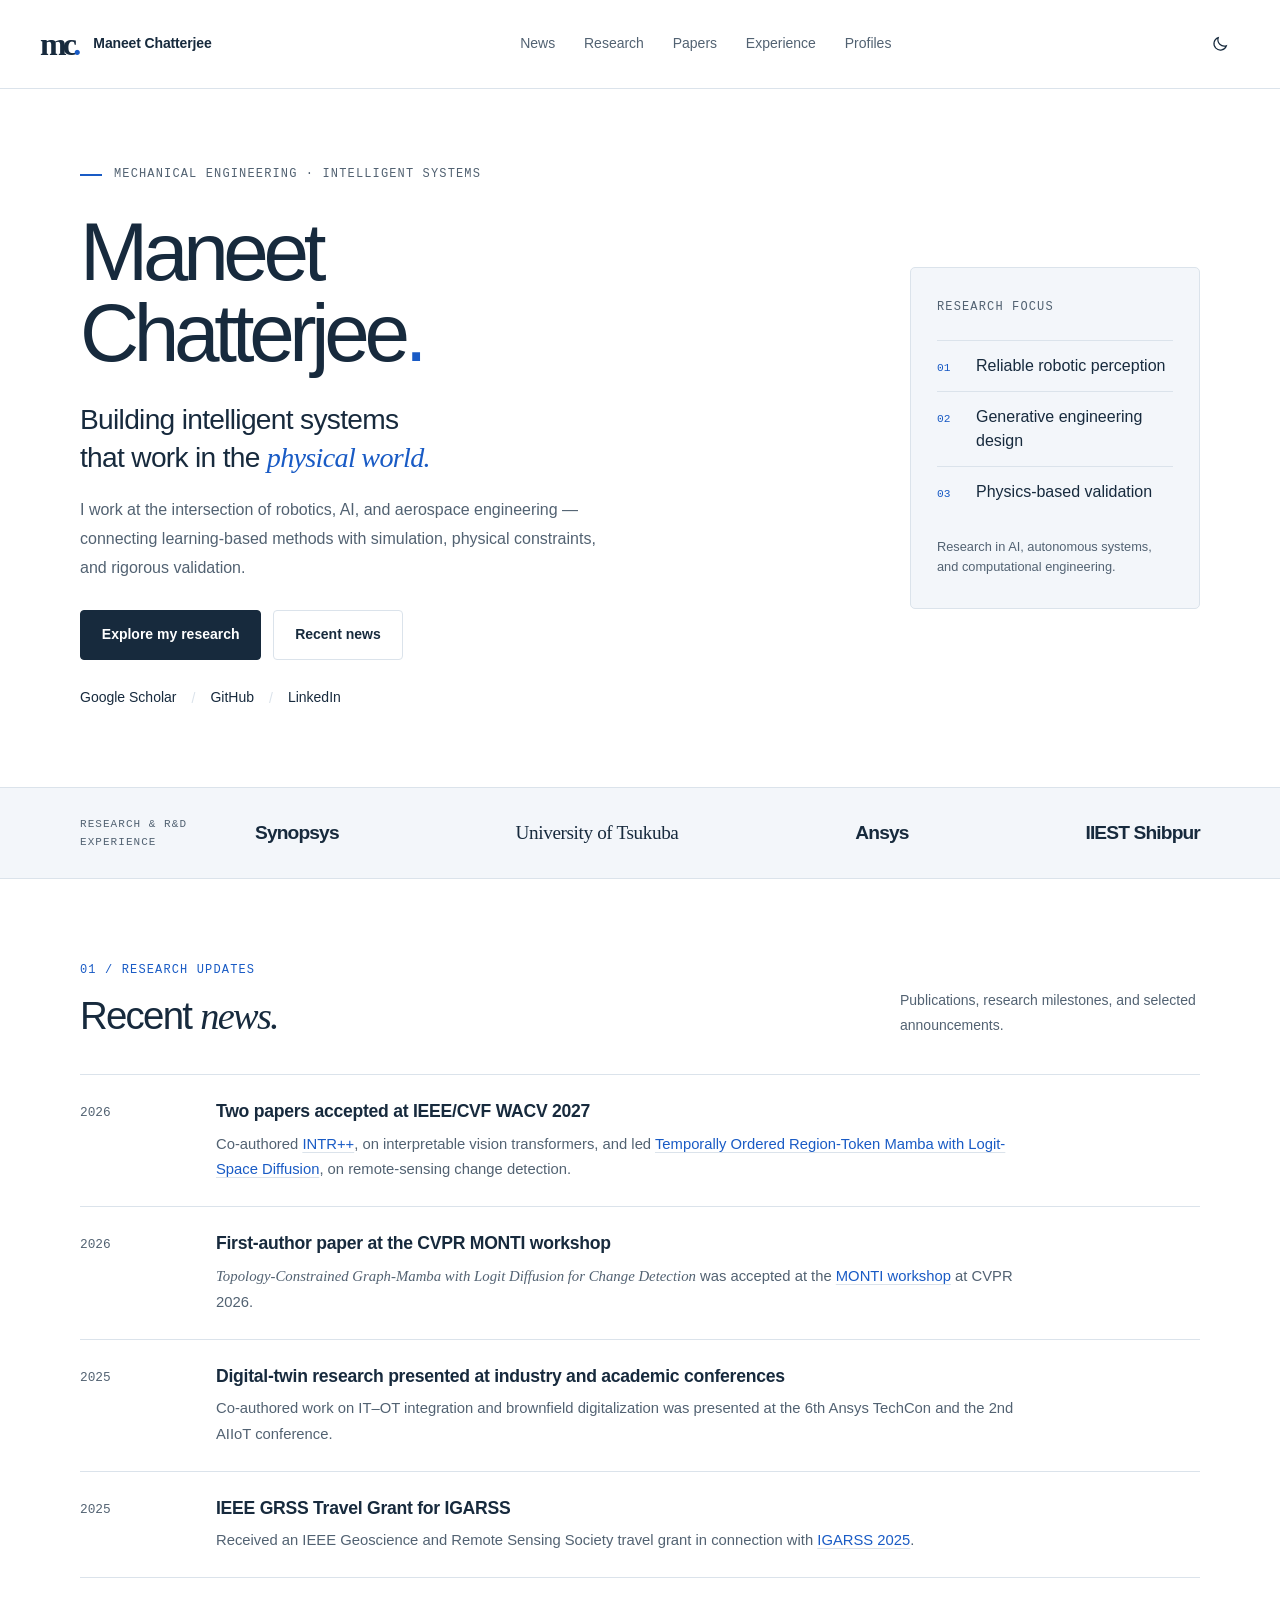
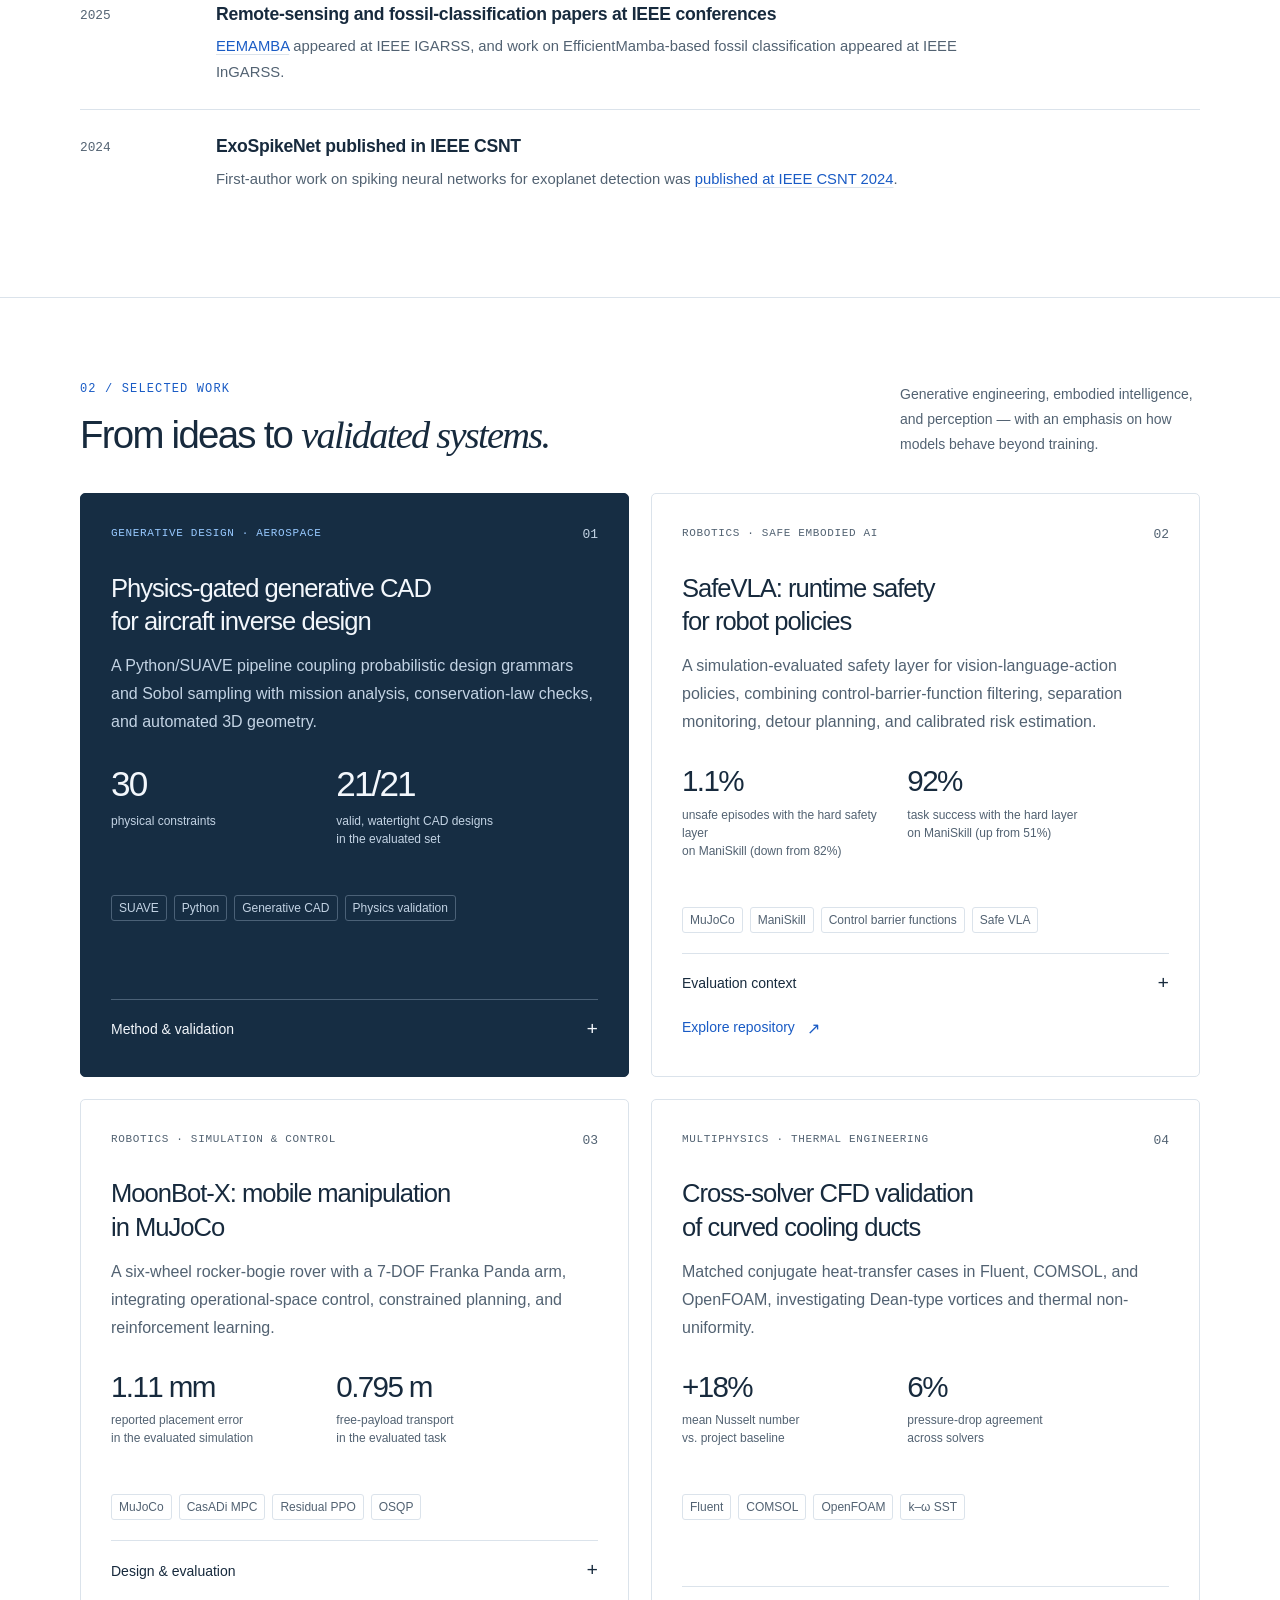
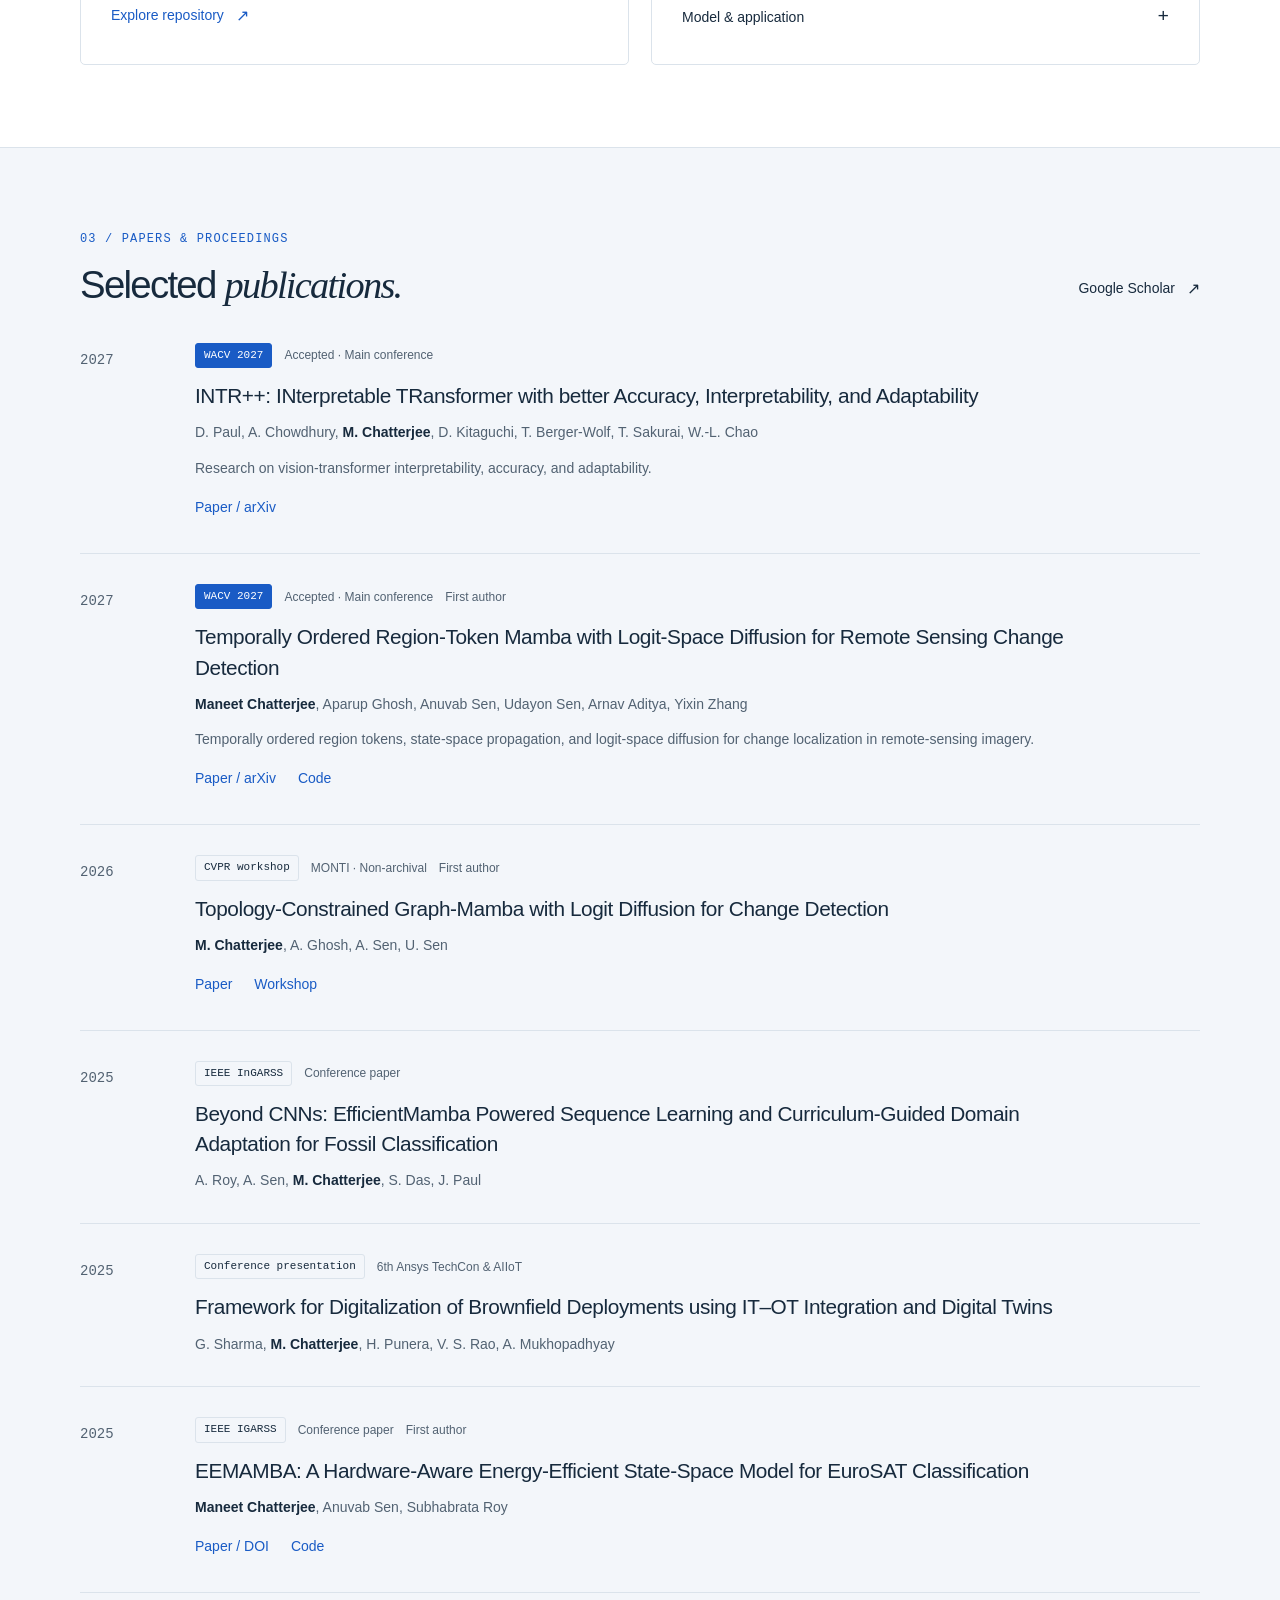
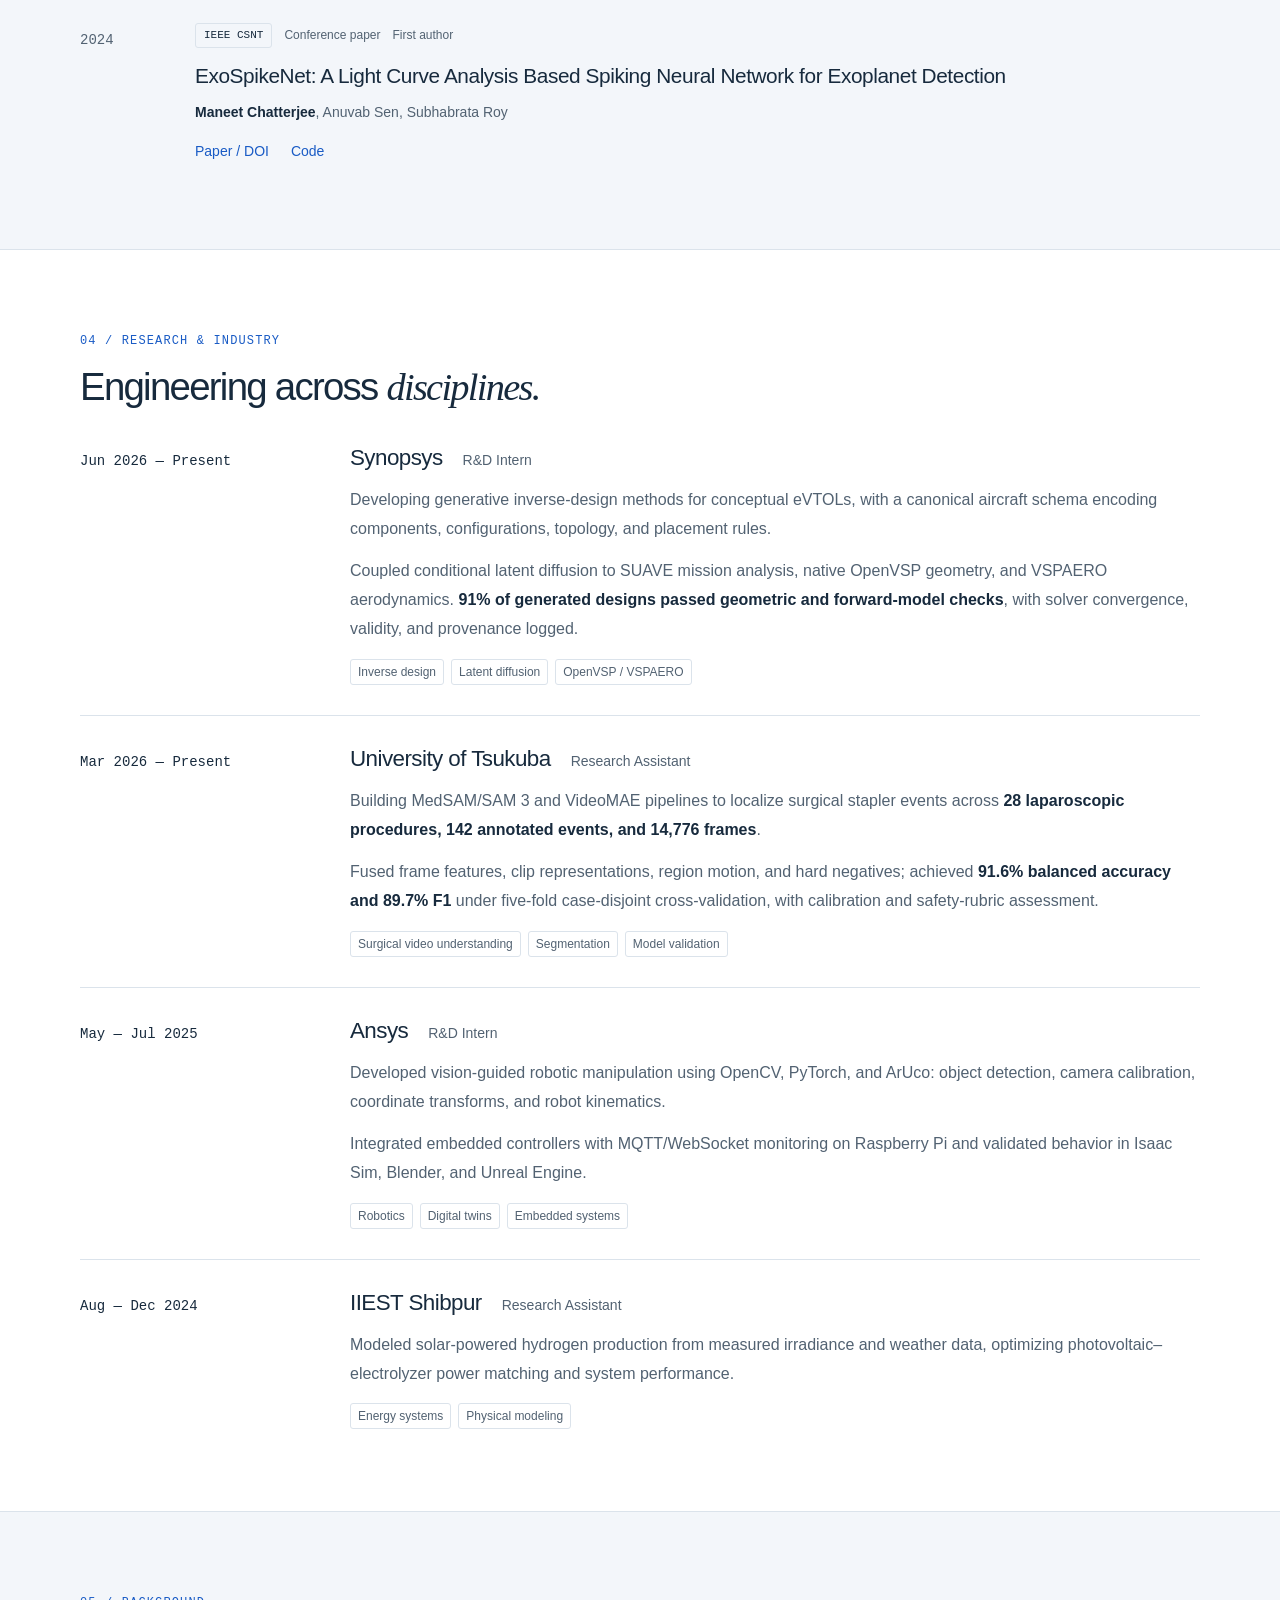
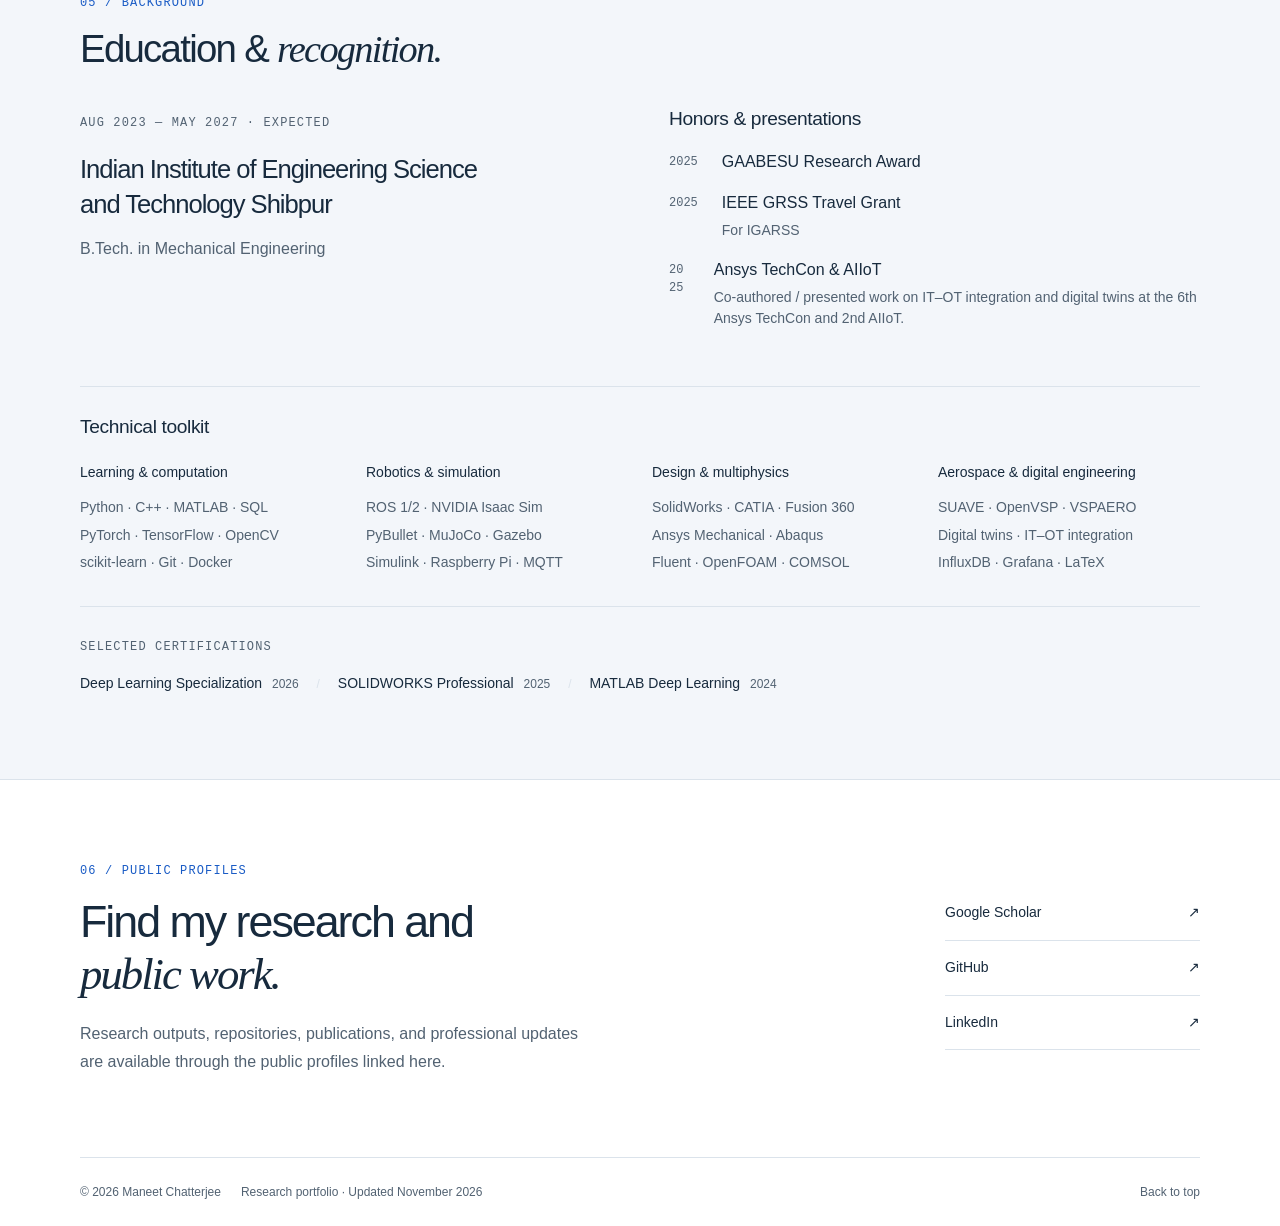
<file: index.html>
<!doctype html>
<html lang="en">
<head>
  <meta charset="utf-8">
  <meta name="viewport" content="width=device-width, initial-scale=1">
  <meta name="color-scheme" content="light dark">
  <title>Maneet Chatterjee | Robotics, AI & Aerospace Research</title>
  <meta name="description" content="Maneet Chatterjee — Mechanical Engineering undergraduate at IIEST Shibpur. Research in robotics, generative aircraft design, computer vision, and physics-based simulation.">
  <link rel="canonical" href="https://maneetchatterjee.github.io/">
  <meta property="og:title" content="Maneet Chatterjee | Research & Engineering">
  <meta property="og:description" content="Robotics, generative design, and computer vision grounded in physics and validation.">
  <meta property="og:type" content="website">
  <meta property="og:url" content="https://maneetchatterjee.github.io/">
  <link rel="icon" href="assets/favicon.svg" type="image/svg+xml">
  <link rel="stylesheet" href="assets/styles.css">
  <script src="assets/theme.js"></script>
  <script src="assets/site.js" defer></script>
  <script type="application/ld+json">{"@context":"https://schema.org","@type":"Person","name":"Maneet Chatterjee","url":"https://maneetchatterjee.github.io/","affiliation":{"@type":"CollegeOrUniversity","name":"Indian Institute of Engineering Science and Technology Shibpur"},"sameAs":["https://github.com/maneetchatterjee","https://www.linkedin.com/in/maneet-chatterjee-778441190/","https://scholar.google.com/citations?user=Z3N1lSMAAAAJ"]}</script>
</head>
<body>
  <a class="skip-link" href="#main">Skip to content</a>
  <header class="site-header">
    <div class="header-inner">
      <a class="wordmark" href="#about" aria-label="Maneet Chatterjee, home"><span class="monogram">mc<span>.</span></span><span class="wordmark-name">Maneet Chatterjee</span></a>
      <nav aria-label="Main navigation"><a href="#news">News</a><a href="#research">Research</a><a href="#publications">Papers</a><a href="#experience">Experience</a><a href="#profiles">Profiles</a></nav>
      <div class="header-actions"><button class="theme-toggle" type="button" aria-label="Switch to dark theme" hidden><svg class="moon-icon" width="18" height="18" viewBox="0 0 24 24" fill="none" stroke="currentColor" stroke-width="1.6" aria-hidden="true"><path d="M20.5 14.3A8.5 8.5 0 0 1 9.7 3.5 8.5 8.5 0 1 0 20.5 14.3Z"/></svg><svg class="sun-icon" width="18" height="18" viewBox="0 0 24 24" fill="none" stroke="currentColor" stroke-width="1.6" aria-hidden="true"><circle cx="12" cy="12" r="4"/><path d="M12 2v2m0 16v2M2 12h2m16 0h2M5 5l1.4 1.4m11.2 11.2L19 19M5 19l1.4-1.4M17.6 6.4 19 5"/></svg></button></div>
    </div>
  </header>
  <main id="main">
    <section class="hero container" id="about" aria-labelledby="hero-title">
      <div class="hero-copy">
        <p class="eyebrow"><span class="short-rule"></span> Mechanical engineering · Intelligent systems</p>
        <h1 id="hero-title">Maneet<br>Chatterjee<span class="title-dot">.</span></h1>
        <p class="hero-statement">Building intelligent systems<br>that work in the <em>physical world.</em></p>
        <p class="hero-description">I work at the intersection of robotics, AI, and aerospace engineering — connecting learning-based methods with simulation, physical constraints, and rigorous validation.</p>
        <div class="hero-buttons"><a class="button primary" href="#research">Explore my research</a><a class="button secondary" href="#news">Recent news</a></div>
        <div class="social-links" aria-label="Professional profiles"><a href="https://scholar.google.com/citations?user=Z3N1lSMAAAAJ&amp;hl=en">Google Scholar</a><span aria-hidden="true">/</span><a href="https://github.com/maneetchatterjee">GitHub</a><span aria-hidden="true">/</span><a href="https://www.linkedin.com/in/maneet-chatterjee-778441190/">LinkedIn</a></div>
      </div>
      <aside class="hero-profile" aria-label="Research focus">
        <div class="focus-panel">
          <p class="eyebrow">Research focus</p>
          <div class="focus-line"><span>01</span><strong>Reliable robotic perception</strong></div>
          <div class="focus-line"><span>02</span><strong>Generative engineering design</strong></div>
          <div class="focus-line"><span>03</span><strong>Physics-based validation</strong></div>
          <p class="focus-caption">Research in AI, autonomous systems, and computational engineering.</p>
        </div>
      </aside>
    </section>
    <div class="affiliation-strip"><div class="container"><span class="eyebrow">Research & R&amp;D experience</span><div class="affiliations"><span>Synopsys</span><span>University of Tsukuba</span><span>Ansys</span><span>IIEST Shibpur</span></div></div></div>
    <section class="news-section" id="news" aria-labelledby="news-title">
      <div class="container section">
        <div class="section-heading"><div><p class="eyebrow">01 / Research updates</p><h2 id="news-title">Recent <em>news.</em></h2></div><p class="section-intro">Publications, research milestones, and selected announcements.</p></div>
        <ol class="news-list">
          <li class="news-item"><span class="news-date">2026</span><div class="news-content"><h3>Two papers accepted at IEEE/CVF WACV 2027</h3><p>Co-authored <a href="https://arxiv.org/abs/2610.37178">INTR++</a>, on interpretable vision transformers, and led <a href="https://arxiv.org/abs/2609.27149">Temporally Ordered Region-Token Mamba with Logit-Space Diffusion</a>, on remote-sensing change detection.</p></div></li>
          <li class="news-item"><span class="news-date">2026</span><div class="news-content"><h3>First-author paper at the CVPR MONTI workshop</h3><p><em>Topology-Constrained Graph-Mamba with Logit Diffusion for Change Detection</em> was accepted at the <a href="https://sites.google.com/view/monti2026/home">MONTI workshop</a> at CVPR 2026.</p></div></li>
          <li class="news-item"><span class="news-date">2025</span><div class="news-content"><h3>Digital-twin research presented at industry and academic conferences</h3><p>Co-authored work on IT–OT integration and brownfield digitalization was presented at the 6th Ansys TechCon and the 2nd AIIoT conference.</p></div></li>
          <li class="news-item"><span class="news-date">2025</span><div class="news-content"><h3>IEEE GRSS Travel Grant for IGARSS</h3><p>Received an IEEE Geoscience and Remote Sensing Society travel grant in connection with <a href="https://2025.ieeeigarss.org/">IGARSS 2025</a>.</p></div></li>
          <li class="news-item"><span class="news-date">2025</span><div class="news-content"><h3>Remote-sensing and fossil-classification papers at IEEE conferences</h3><p><a href="https://doi.org/10.1109/IGARSS55030.2025.11314046">EEMAMBA</a> appeared at IEEE IGARSS, and work on EfficientMamba-based fossil classification appeared at IEEE InGARSS.</p></div></li>
          <li class="news-item"><span class="news-date">2024</span><div class="news-content"><h3>ExoSpikeNet published in IEEE CSNT</h3><p>First-author work on spiking neural networks for exoplanet detection was <a href="https://doi.org/10.1109/CSNT60213.2024.10545663">published at IEEE CSNT 2024</a>.</p></div></li>
        </ol>
      </div>
    </section>
    <section class="container section" id="research" aria-labelledby="research-title">
      <div class="section-heading"><div><p class="eyebrow">02 / Selected work</p><h2 id="research-title">From ideas to <em>validated systems.</em></h2></div><p class="section-intro">Generative engineering, embodied intelligence, and perception — with an emphasis on how models behave beyond training.</p></div>
      <div class="project-grid">
        <article class="project-card featured">
          <div class="card-top"><span class="eyebrow">Generative design · Aerospace</span><span class="project-number">01</span></div>
          <h3>Physics-gated generative CAD<br>for aircraft inverse design</h3>
          <p>A Python/SUAVE pipeline coupling probabilistic design grammars and Sobol sampling with mission analysis, conservation-law checks, and automated 3D geometry.</p>
          <div class="project-results"><div><strong>30</strong><span>physical constraints</span></div><div><strong>21/21</strong><span>valid, watertight CAD designs<br>in the evaluated set</span></div></div>
          <div class="tags"><span>SUAVE</span><span>Python</span><span>Generative CAD</span><span>Physics validation</span></div>
          <details><summary>Method & validation</summary><div class="detail-content"><p>Combines component-aware design generation with converged mission analysis and watertight STL/OBJ export. The evaluated set includes 11/11 validated turbofan solutions; climb fuel was optimized to 10.2% of maximum takeoff weight.</p><p class="detail-note">Selected project · September 2026. Results describe the evaluated designs.</p></div></details>
        </article>
        <article class="project-card">
          <div class="card-top"><span class="eyebrow">Robotics · Safe embodied AI</span><span class="project-number">02</span></div>
          <h3>SafeVLA: runtime safety<br>for robot policies</h3>
          <p>A simulation-evaluated safety layer for vision-language-action policies, combining control-barrier-function filtering, separation monitoring, detour planning, and calibrated risk estimation.</p>
          <div class="project-results compact"><div><strong>1.1%</strong><span>unsafe episodes with the hard safety layer<br>on ManiSkill (down from 82%)</span></div><div><strong>92%</strong><span>task success with the hard layer<br>on ManiSkill (up from 51%)</span></div></div>
          <div class="tags"><span>MuJoCo</span><span>ManiSkill</span><span>Control barrier functions</span><span>Safe VLA</span></div>
          <details><summary>Evaluation context</summary><div class="detail-content"><p>Simulated Franka Panda manipulation with runtime intervention. Results above compare the base policy and hard safety layer on paired ManiSkill evaluations; the broader study considers MuJoCo and LIBERO.</p><p class="detail-note">Simulation results only; no physical robot or certified safety claims.</p></div></details>
          <a class="text-link" href="https://github.com/maneetchatterjee/SafeVLA-M">Explore repository <span class="link-mark" aria-hidden="true">↗</span></a>
        </article>
        
        <article class="project-card">
          <div class="card-top"><span class="eyebrow">Robotics · Simulation &amp; control</span><span class="project-number">03</span></div>
          <h3>MoonBot-X: mobile manipulation<br>in MuJoCo</h3>
          <p>A six-wheel rocker-bogie rover with a 7-DOF Franka Panda arm, integrating operational-space control, constrained planning, and reinforcement learning.</p>
          <div class="project-results compact"><div><strong>1.11 mm</strong><span>reported placement error<br>in the evaluated simulation</span></div><div><strong>0.795 m</strong><span>free-payload transport<br>in the evaluated task</span></div></div>
          <div class="tags"><span>MuJoCo</span><span>CasADi MPC</span><span>Residual PPO</span><span>OSQP</span></div>
          <details><summary>Design &amp; evaluation</summary><div class="detail-content"><p>The simulation models 23 joints and 18 actuators, evaluating a ground pick–transport–place task using frictional contact, without welding or kinematically attaching the payload.</p><p class="detail-note">Simulation-based study; metrics describe the evaluated task.</p></div></details>
          <a class="text-link" href="https://github.com/maneetchatterjee/MoonBot">Explore repository <span class="link-mark" aria-hidden="true">↗</span></a>
        </article>
        
        <article class="project-card">
          <div class="card-top"><span class="eyebrow">Multiphysics · Thermal engineering</span><span class="project-number">04</span></div>
          <h3>Cross-solver CFD validation<br>of curved cooling ducts</h3>
          <p>Matched conjugate heat-transfer cases in Fluent, COMSOL, and OpenFOAM, investigating Dean-type vortices and thermal non-uniformity.</p>
          <div class="project-results compact"><div><strong>+18%</strong><span>mean Nusselt number<br>vs. project baseline</span></div><div><strong>6%</strong><span>pressure-drop agreement<br>across solvers</span></div></div>
          <div class="tags"><span>Fluent</span><span>COMSOL</span><span>OpenFOAM</span><span>k–ω SST</span></div>
          <details><summary>Model & application</summary><div class="detail-content"><p>Solves steady incompressible Navier–Stokes and energy equations with k–ω SST turbulence modeling. The study supports thermal design for EV batteries, avionics, and aerospace environmental-control systems.</p><p class="detail-note">Selected project · May 2026. Improvements are relative to the project baseline.</p></div></details>
        </article>
      </div>
    </section>
    <section class="publications-section" id="publications" aria-labelledby="publications-title"><div class="container section">
      <div class="section-heading"><div><p class="eyebrow">03 / Papers & proceedings</p><h2 id="publications-title">Selected <em>publications.</em></h2></div><a class="text-link" href="https://scholar.google.com/citations?user=Z3N1lSMAAAAJ&amp;hl=en">Google Scholar <span class="link-mark" aria-hidden="true">↗</span></a></div>
      <div class="publication-list">
        <article class="publication latest-paper"><div class="pub-year">2027</div><div class="pub-body"><div class="pub-meta"><span class="badge">WACV 2027</span><span>Accepted · Main conference</span></div><h3>INTR++: INterpretable TRansformer with better Accuracy, Interpretability, and Adaptability</h3><p class="authors">D. Paul, A. Chowdhury, <strong>M. Chatterjee</strong>, D. Kitaguchi, T. Berger-Wolf, T. Sakurai, W.-L. Chao</p><p class="pub-description">Research on vision-transformer interpretability, accuracy, and adaptability.</p><div class="pub-links"><a href="https://arxiv.org/abs/2610.37178">Paper / arXiv</a></div></div></article>
        <article class="publication latest-paper"><div class="pub-year">2027</div><div class="pub-body"><div class="pub-meta"><span class="badge">WACV 2027</span><span>Accepted · Main conference</span><span>First author</span></div><h3>Temporally Ordered Region-Token Mamba with Logit-Space Diffusion for Remote Sensing Change Detection</h3><p class="authors"><strong>Maneet Chatterjee</strong>, Aparup Ghosh, Anuvab Sen, Udayon Sen, Arnav Aditya, Yixin Zhang</p><p class="pub-description">Temporally ordered region tokens, state-space propagation, and logit-space diffusion for change localization in remote-sensing imagery.</p><div class="pub-links"><a href="https://arxiv.org/abs/2609.27149">Paper / arXiv</a><a href="https://github.com/Aparup2139/BMD-CD_Remote_Sensing_Change_Detection">Code</a></div></div></article>
        <article class="publication"><div class="pub-year">2026</div><div class="pub-body"><div class="pub-meta"><span class="badge">CVPR workshop</span><span>MONTI · Non-archival</span><span>First author</span></div><h3>Topology-Constrained Graph-Mamba with Logit Diffusion for Change Detection</h3><p class="authors"><strong>M. Chatterjee</strong>, A. Ghosh, A. Sen, U. Sen</p><div class="pub-links"><a href="https://drive.google.com/file/d/17JkIaBy7NDwSvhO4n0Ao3X1YUClEh4hm/view">Paper</a><a href="https://sites.google.com/view/monti2026/home">Workshop</a></div></div></article>
        <article class="publication"><div class="pub-year">2025</div><div class="pub-body"><div class="pub-meta"><span class="badge">IEEE InGARSS</span><span>Conference paper</span></div><h3>Beyond CNNs: EfficientMamba Powered Sequence Learning and Curriculum-Guided Domain Adaptation for Fossil Classification</h3><p class="authors">A. Roy, A. Sen, <strong>M. Chatterjee</strong>, S. Das, J. Paul</p></div></article>
        <article class="publication"><div class="pub-year">2025</div><div class="pub-body"><div class="pub-meta"><span class="badge">Conference presentation</span><span>6th Ansys TechCon &amp; AIIoT</span></div><h3>Framework for Digitalization of Brownfield Deployments using IT–OT Integration and Digital Twins</h3><p class="authors">G. Sharma, <strong>M. Chatterjee</strong>, H. Punera, V. S. Rao, A. Mukhopadhyay</p></div></article>
        <article class="publication"><div class="pub-year">2025</div><div class="pub-body"><div class="pub-meta"><span class="badge">IEEE IGARSS</span><span>Conference paper</span><span>First author</span></div><h3>EEMAMBA: A Hardware-Aware Energy-Efficient State-Space Model for EuroSAT Classification</h3><p class="authors"><strong>Maneet Chatterjee</strong>, Anuvab Sen, Subhabrata Roy</p><div class="pub-links"><a href="https://doi.org/10.1109/IGARSS55030.2025.11314046">Paper / DOI</a><a href="https://github.com/maneetchatterjee/EEMAMBA">Code</a></div></div></article>
        <article class="publication"><div class="pub-year">2024</div><div class="pub-body"><div class="pub-meta"><span class="badge">IEEE CSNT</span><span>Conference paper</span><span>First author</span></div><h3>ExoSpikeNet: A Light Curve Analysis Based Spiking Neural Network for Exoplanet Detection</h3><p class="authors"><strong>Maneet Chatterjee</strong>, Anuvab Sen, Subhabrata Roy</p><div class="pub-links"><a href="https://doi.org/10.1109/CSNT60213.2024.10545663">Paper / DOI</a><a href="https://github.com/maneetchatterjee/Exoplanet-Classification-using-Spiking-Neural-Networks">Code</a></div></div></article>
      </div>
    </div></section>
    <section class="container section" id="experience" aria-labelledby="experience-title">
      <div class="section-heading"><div><p class="eyebrow">04 / Research & industry</p><h2 id="experience-title">Engineering across <em>disciplines.</em></h2></div></div>
      <div class="experience-list">
        <article class="experience"><div class="experience-date">Jun 2026 — Present</div><div class="experience-body"><h3>Synopsys <span>R&amp;D Intern</span></h3><p>Developing generative inverse-design methods for conceptual eVTOLs, with a canonical aircraft schema encoding components, configurations, topology, and placement rules.</p><p>Coupled conditional latent diffusion to SUAVE mission analysis, native OpenVSP geometry, and VSPAERO aerodynamics. <strong>91% of generated designs passed geometric and forward-model checks</strong>, with solver convergence, validity, and provenance logged.</p><div class="tags"><span>Inverse design</span><span>Latent diffusion</span><span>OpenVSP / VSPAERO</span></div></div></article>
        <article class="experience"><div class="experience-date">Mar 2026 — Present</div><div class="experience-body"><h3>University of Tsukuba <span>Research Assistant</span></h3><p>Building MedSAM/SAM 3 and VideoMAE pipelines to localize surgical stapler events across <strong>28 laparoscopic procedures, 142 annotated events, and 14,776 frames</strong>.</p><p>Fused frame features, clip representations, region motion, and hard negatives; achieved <strong>91.6% balanced accuracy and 89.7% F1</strong> under five-fold case-disjoint cross-validation, with calibration and safety-rubric assessment.</p><div class="tags"><span>Surgical video understanding</span><span>Segmentation</span><span>Model validation</span></div></div></article>
        <article class="experience"><div class="experience-date">May — Jul 2025</div><div class="experience-body"><h3>Ansys <span>R&amp;D Intern</span></h3><p>Developed vision-guided robotic manipulation using OpenCV, PyTorch, and ArUco: object detection, camera calibration, coordinate transforms, and robot kinematics.</p><p>Integrated embedded controllers with MQTT/WebSocket monitoring on Raspberry Pi and validated behavior in Isaac Sim, Blender, and Unreal Engine.</p><div class="tags"><span>Robotics</span><span>Digital twins</span><span>Embedded systems</span></div></div></article>
        <article class="experience"><div class="experience-date">Aug — Dec 2024</div><div class="experience-body"><h3>IIEST Shibpur <span>Research Assistant</span></h3><p>Modeled solar-powered hydrogen production from measured irradiance and weather data, optimizing photovoltaic–electrolyzer power matching and system performance.</p><div class="tags"><span>Energy systems</span><span>Physical modeling</span></div></div></article>
      </div>
    </section>
    <section class="education-section" id="education" aria-labelledby="education-title"><div class="container section">
      <div class="section-heading"><div><p class="eyebrow">05 / Background</p><h2 id="education-title">Education & <em>recognition.</em></h2></div></div>
      <div class="background-grid"><div class="education-card"><span class="eyebrow">Aug 2023 — May 2027 · Expected</span><h3>Indian Institute of Engineering Science and Technology Shibpur</h3><p>B.Tech. in Mechanical Engineering</p></div><div class="recognition"><h3>Honors & presentations</h3><ul><li><span>2025</span><div><strong>GAABESU Research Award</strong></div></li><li><span>2025</span><div><strong>IEEE GRSS Travel Grant</strong><p>For IGARSS</p></div></li><li><span>2025</span><div><strong>Ansys TechCon & AIIoT</strong><p>Co-authored / presented work on IT–OT integration and digital twins at the 6th Ansys TechCon and 2nd AIIoT.</p></div></li></ul></div></div>
      <div class="skills"><h3>Technical toolkit</h3><div class="skill-grid"><div><h4>Learning & computation</h4><p>Python · C++ · MATLAB · SQL<br>PyTorch · TensorFlow · OpenCV<br>scikit-learn · Git · Docker</p></div><div><h4>Robotics & simulation</h4><p>ROS 1/2 · NVIDIA Isaac Sim<br>PyBullet · MuJoCo · Gazebo<br>Simulink · Raspberry Pi · MQTT</p></div><div><h4>Design & multiphysics</h4><p>SolidWorks · CATIA · Fusion 360<br>Ansys Mechanical · Abaqus<br>Fluent · OpenFOAM · COMSOL</p></div><div><h4>Aerospace & digital engineering</h4><p>SUAVE · OpenVSP · VSPAERO<br>Digital twins · IT–OT integration<br>InfluxDB · Grafana · LaTeX</p></div></div></div>
      <div class="certifications"><span class="eyebrow">Selected certifications</span><p>Deep Learning Specialization <span>2026</span> <span class="divider">/</span> SOLIDWORKS Professional <span>2025</span> <span class="divider">/</span> MATLAB Deep Learning <span>2024</span></p></div>
    </div></section>
    <section class="container section contact" id="profiles" aria-labelledby="profiles-title"><div><p class="eyebrow">06 / Public profiles</p><h2 id="profiles-title">Find my research and<br><em>public work.</em></h2><p>Research outputs, repositories, publications, and professional updates are available through the public profiles linked here.</p></div><div class="contact-links"><a href="https://scholar.google.com/citations?user=Z3N1lSMAAAAJ&amp;hl=en">Google Scholar <span aria-hidden="true">↗</span></a><a href="https://github.com/maneetchatterjee">GitHub <span aria-hidden="true">↗</span></a><a href="https://www.linkedin.com/in/maneet-chatterjee-778441190/">LinkedIn <span aria-hidden="true">↗</span></a></div></section>
  </main>
  <footer class="container site-footer"><span>© 2026 Maneet Chatterjee</span><span>Research portfolio · Updated November 2026</span><a href="#about">Back to top</a></footer>
</body>
</html>
</file>
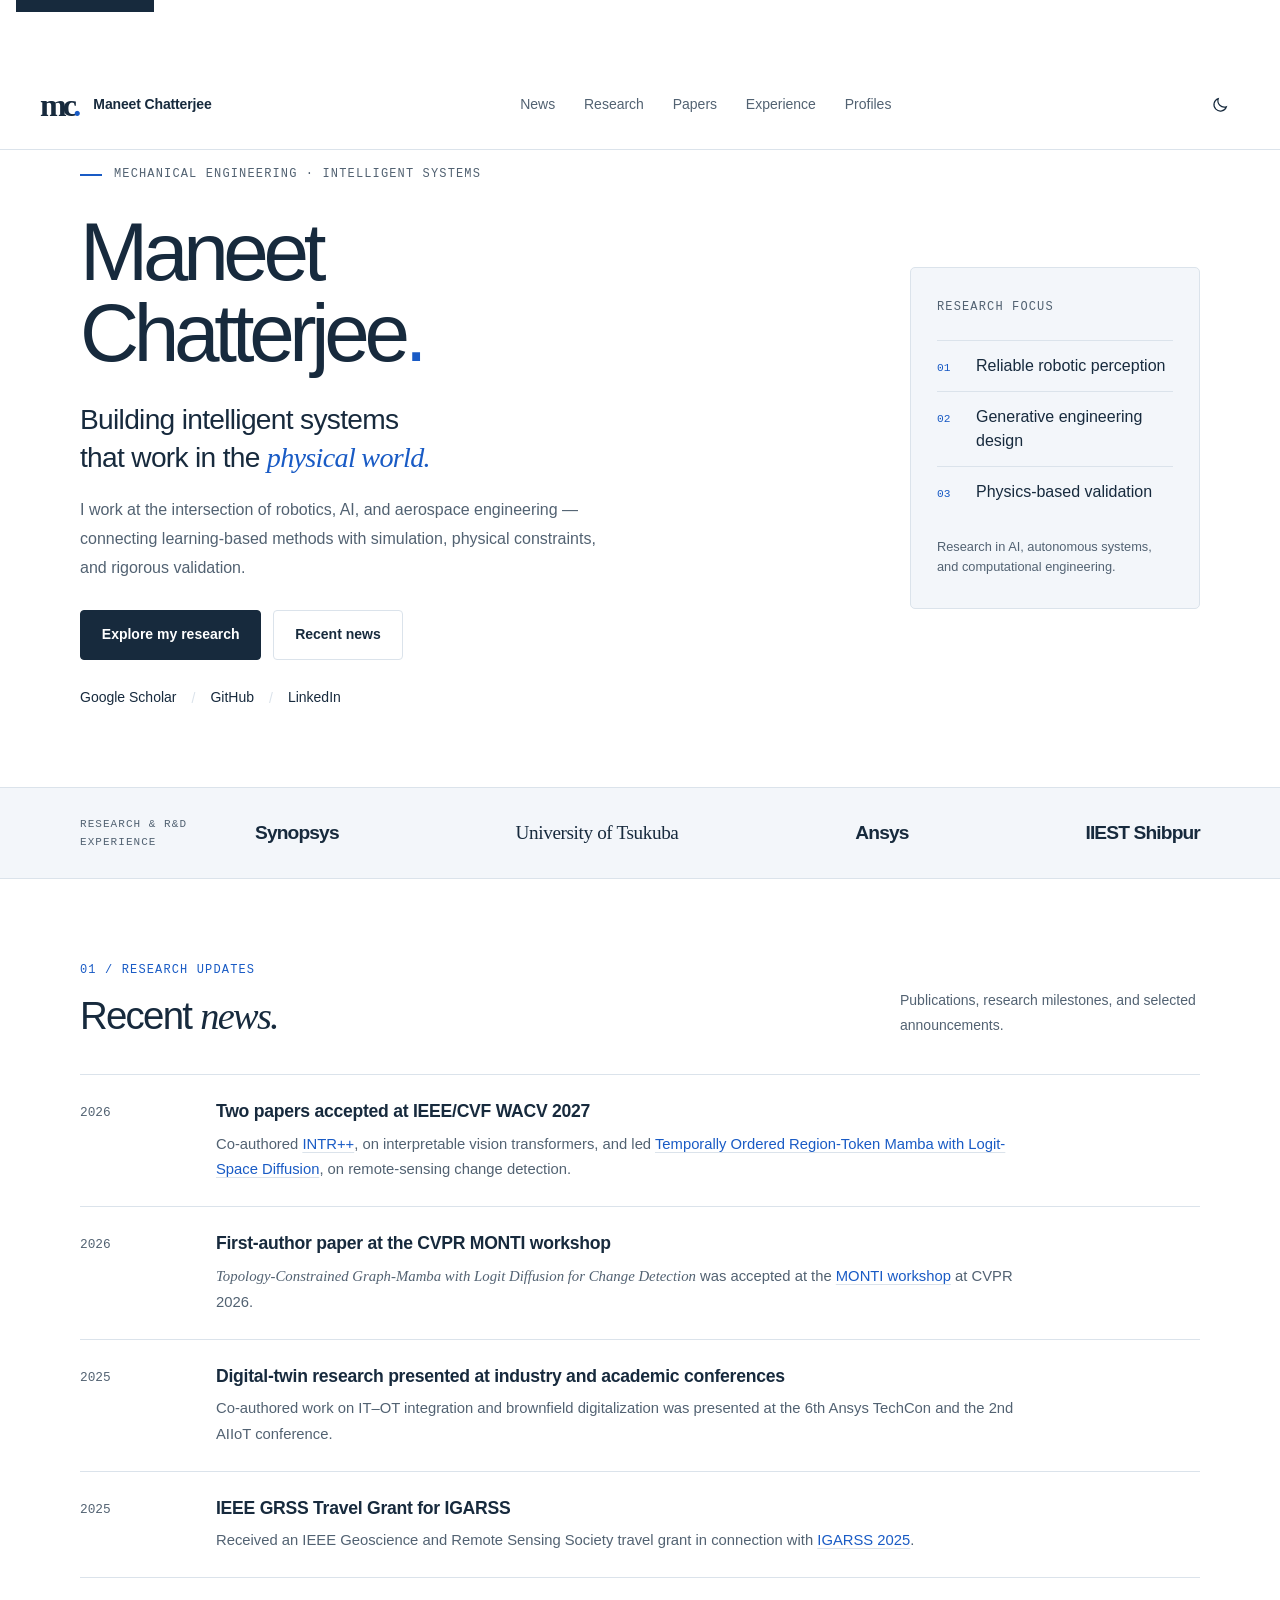
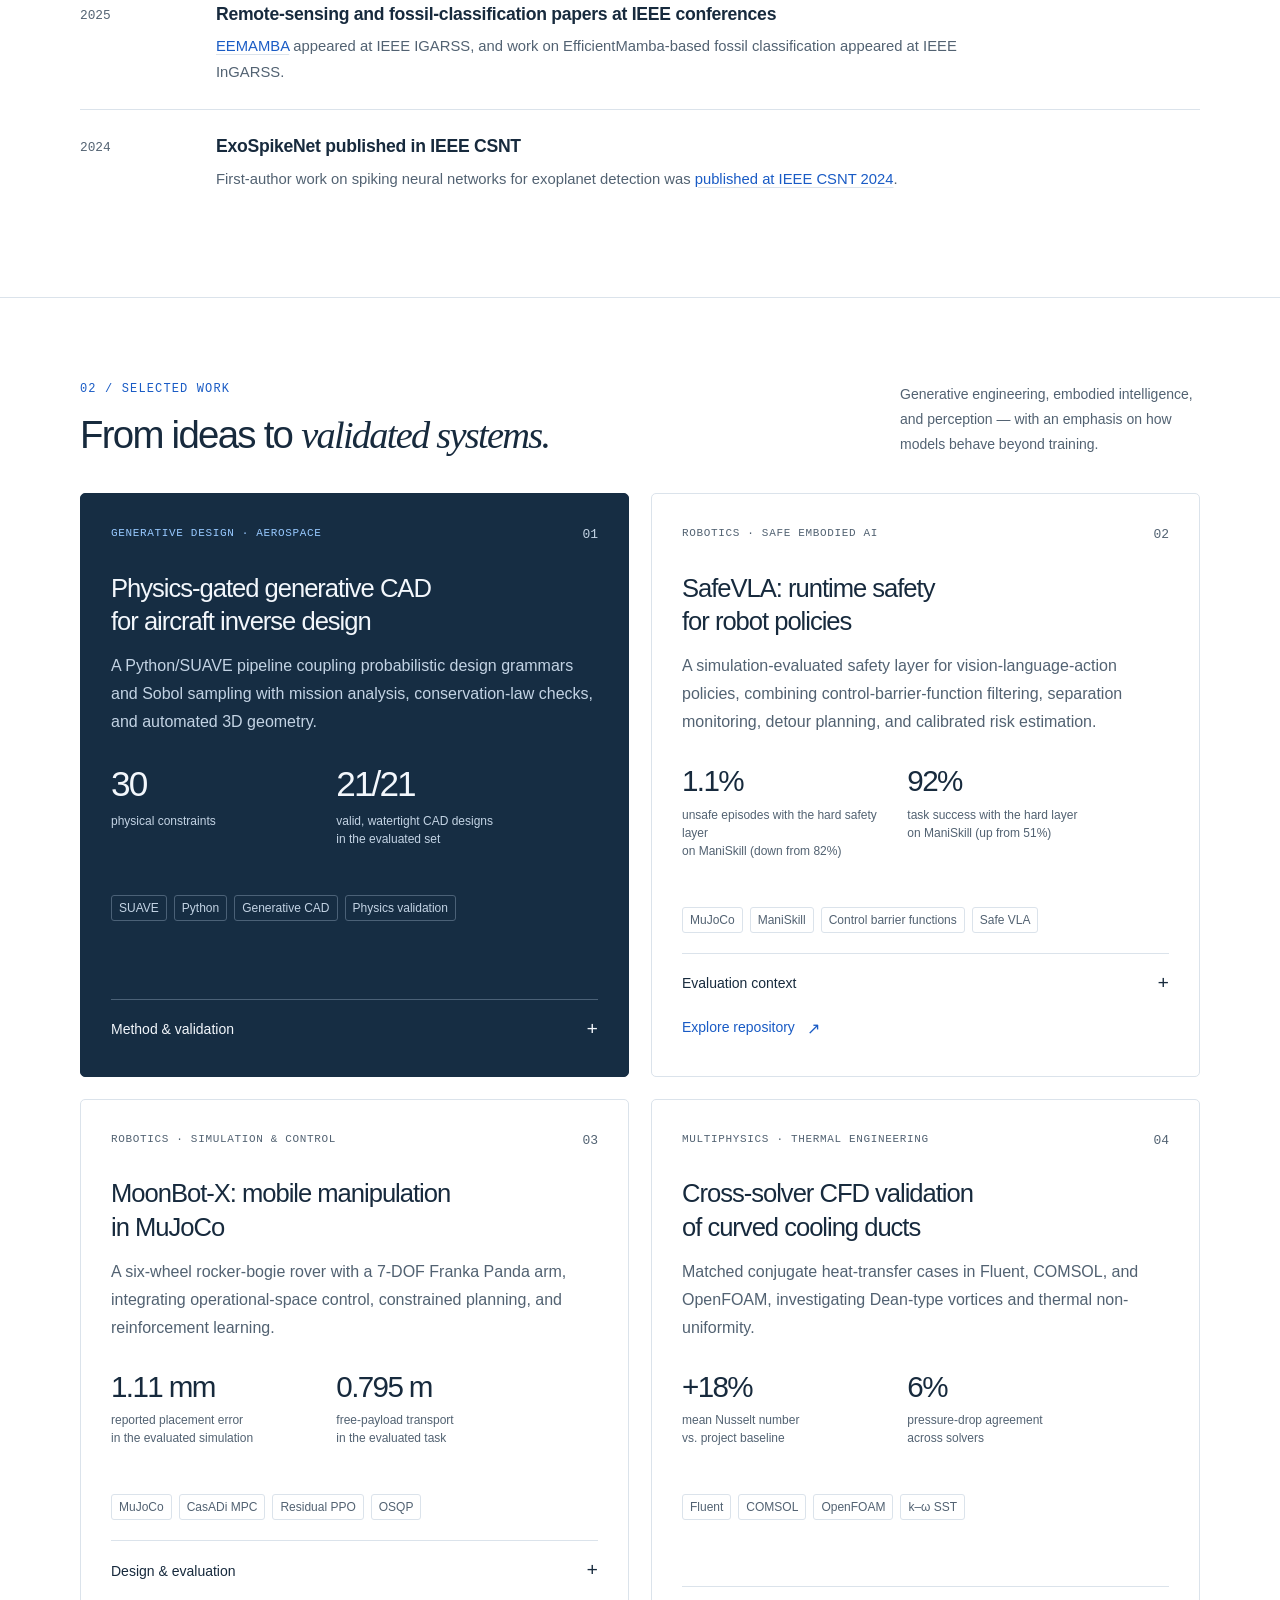
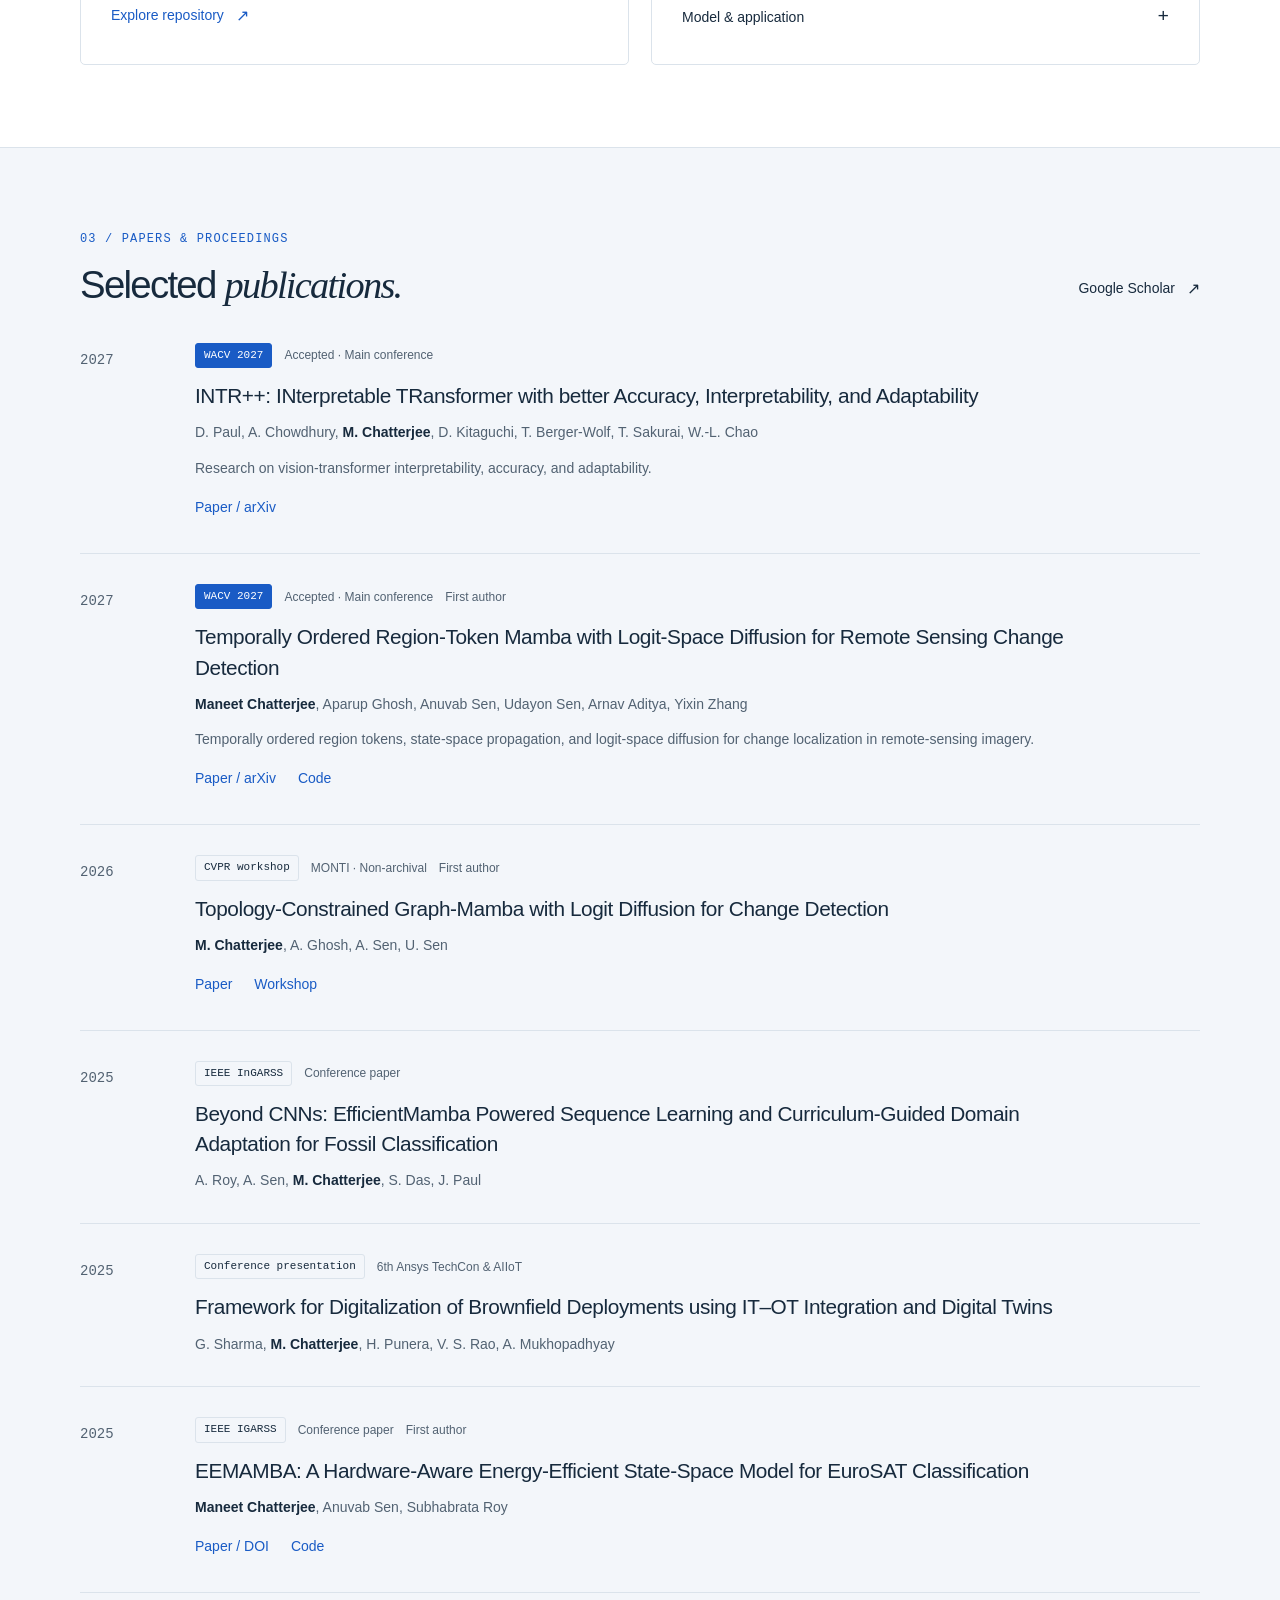
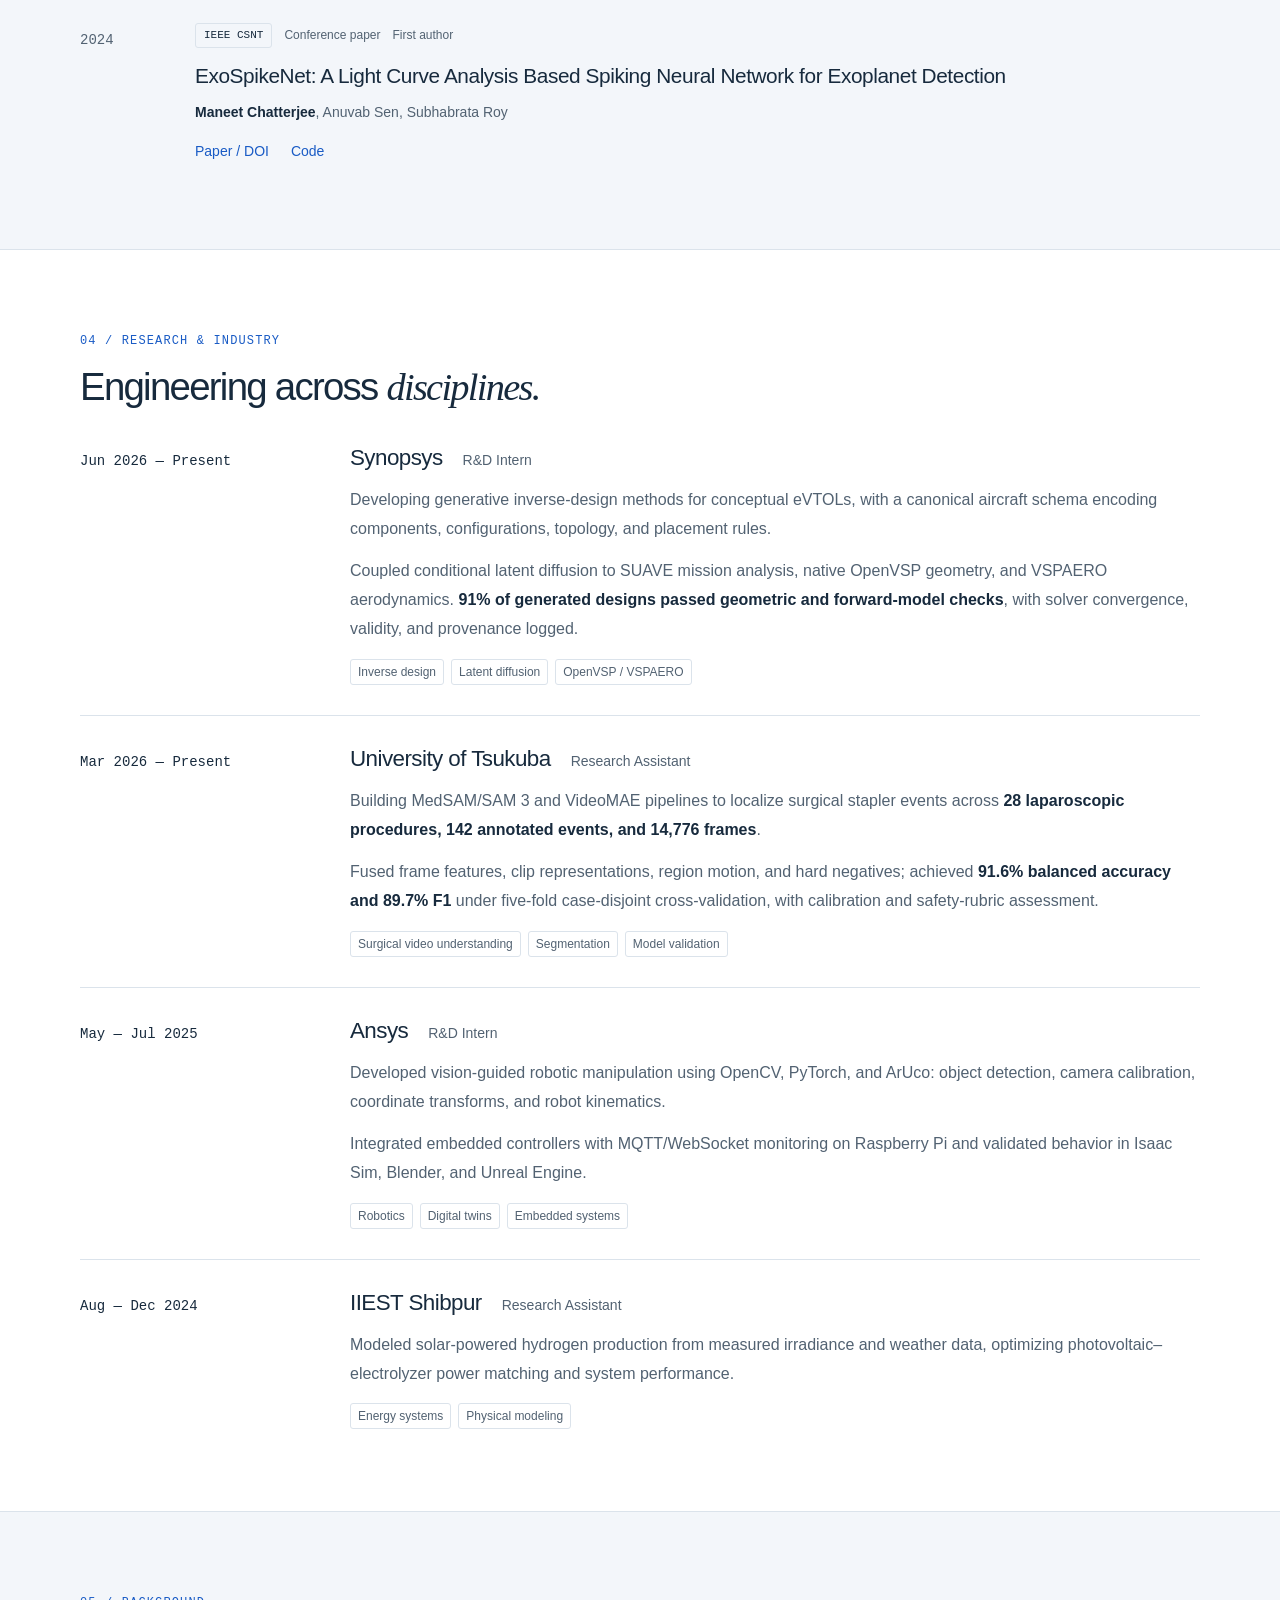
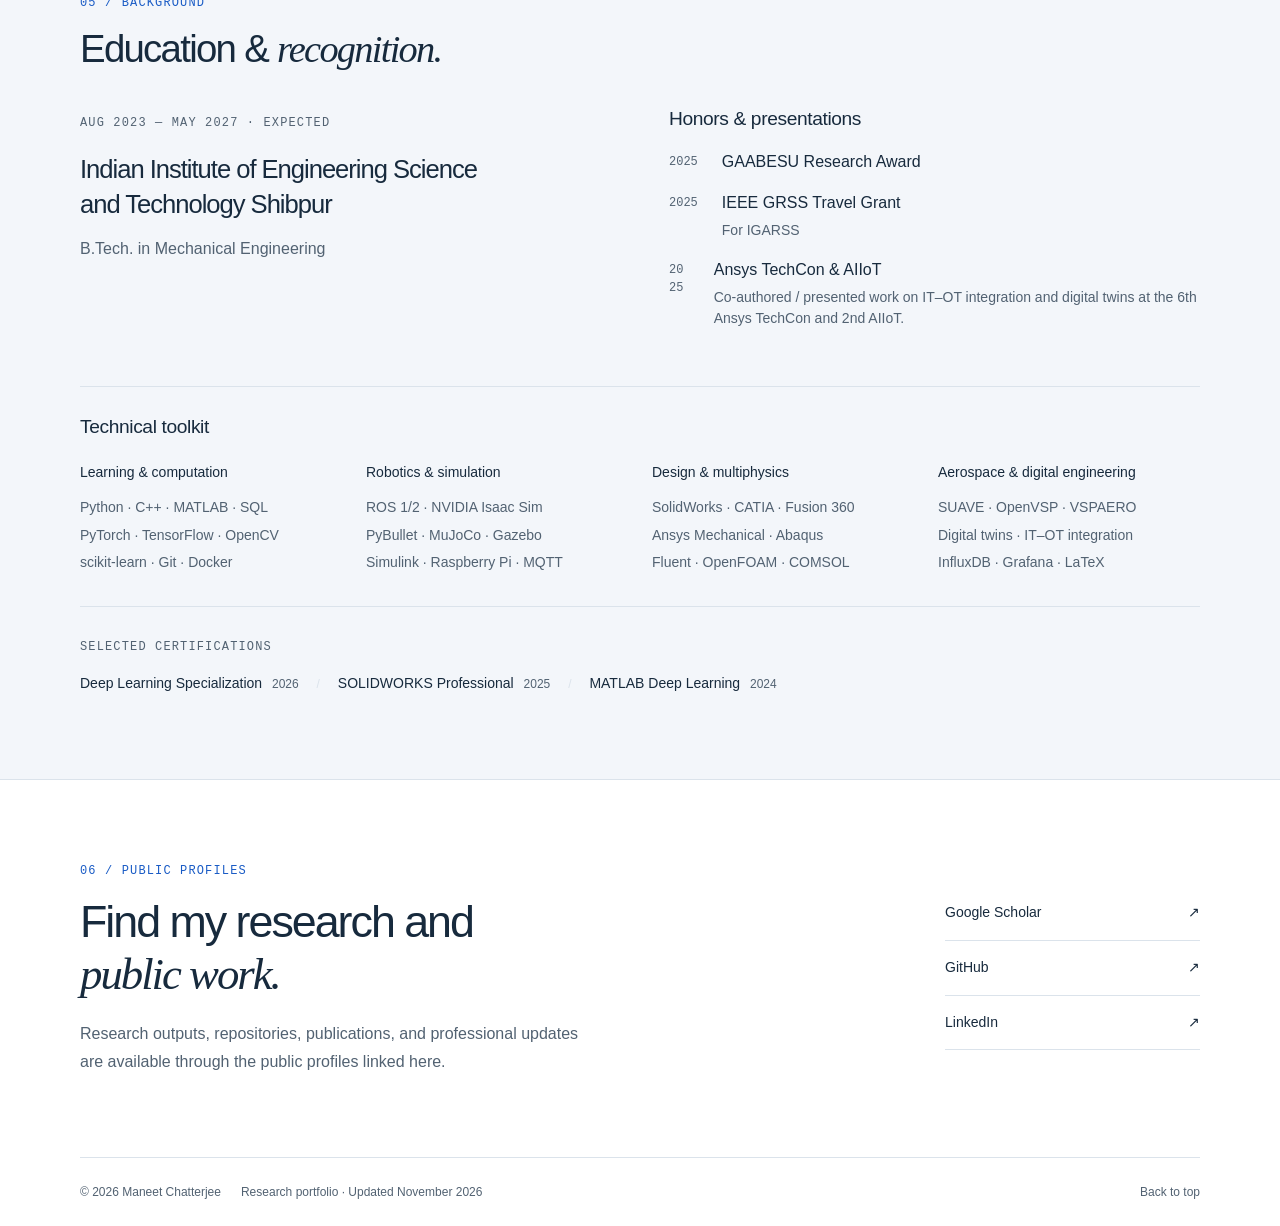
<file: content/achievements.html>
<!doctype html>
<html lang="en"><head><meta charset="utf-8"><meta name="viewport" content="width=device-width, initial-scale=1"><title>Honors and recognition | Maneet Chatterjee</title><meta http-equiv="refresh" content="0;url=../index.html#education"><link rel="canonical" href="https://maneetchatterjee.github.io/#education"><link rel="stylesheet" href="../assets/styles.css"></head><body><main class="container redirect-page"><h1>Honors and recognition</h1><p>This content is now part of my research portfolio.</p><a class="button primary" href="../index.html#education">Visit my portfolio</a></main></body></html>
</file>
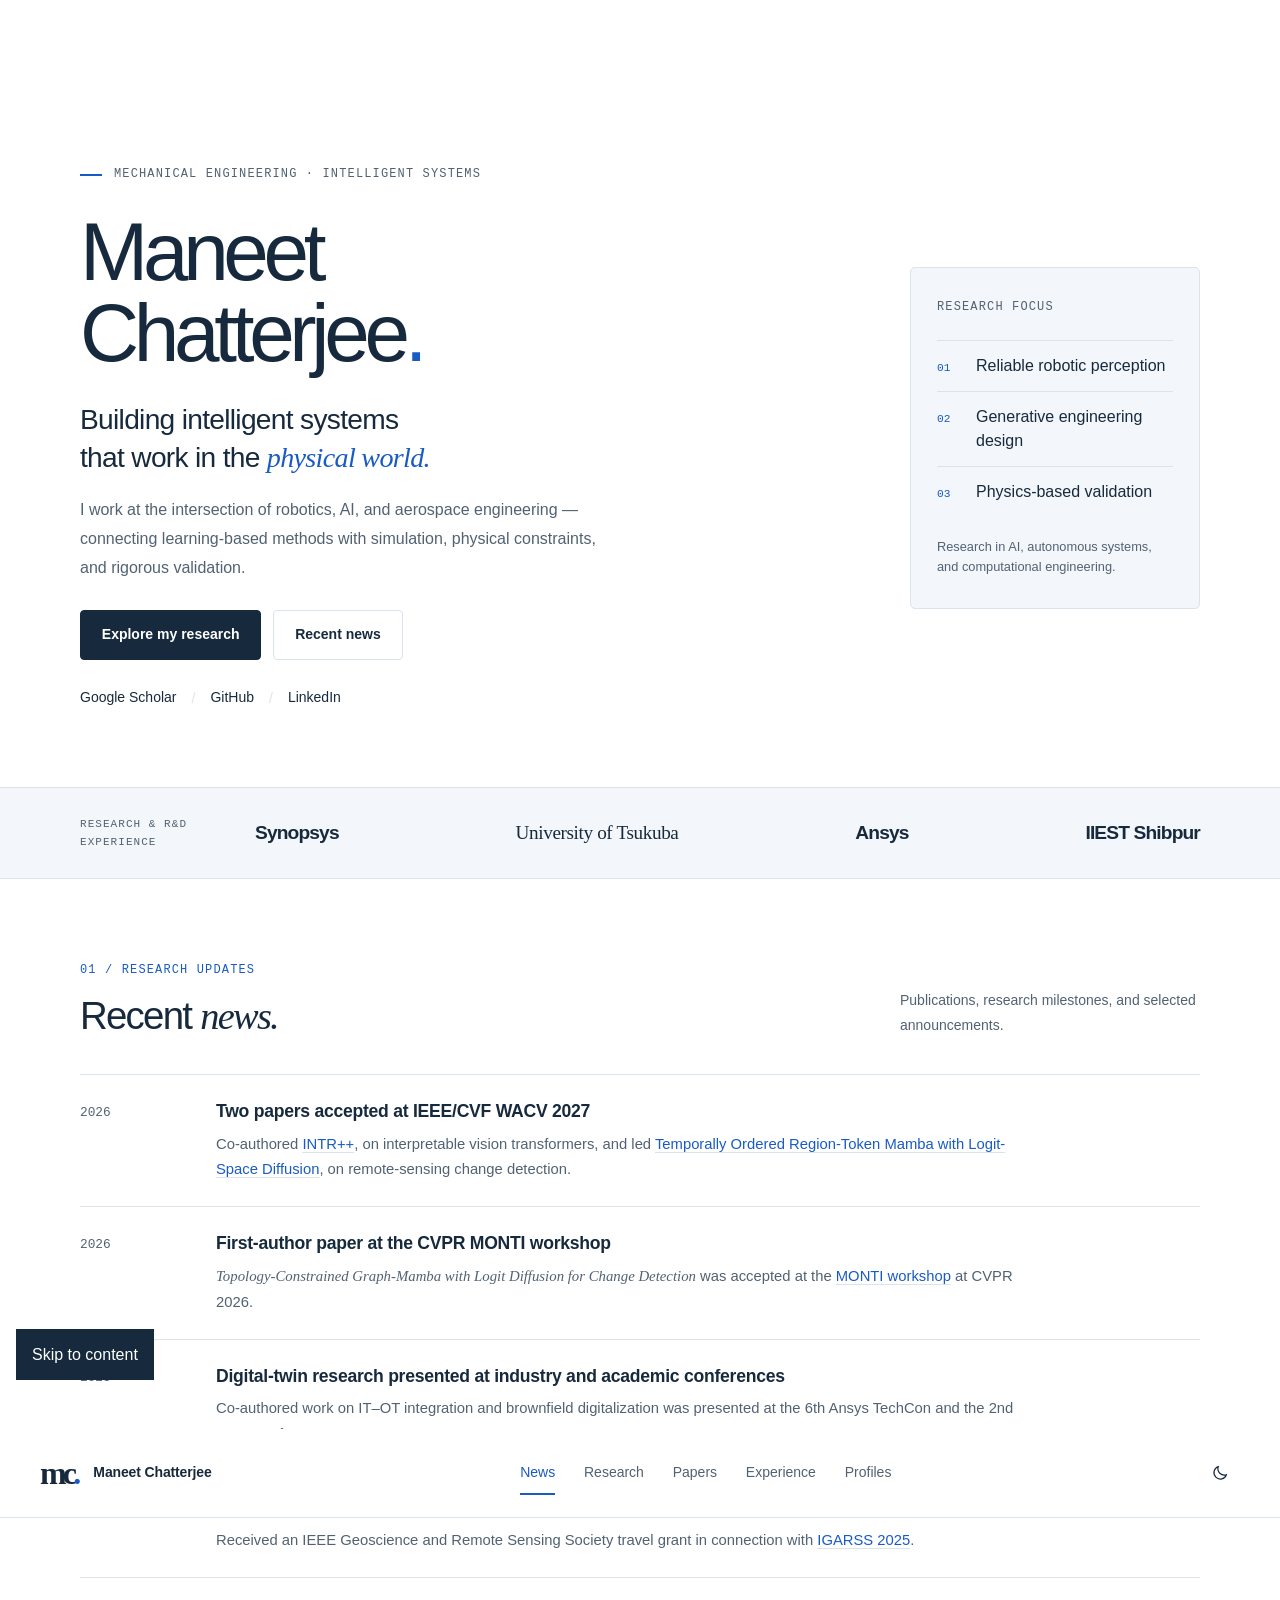
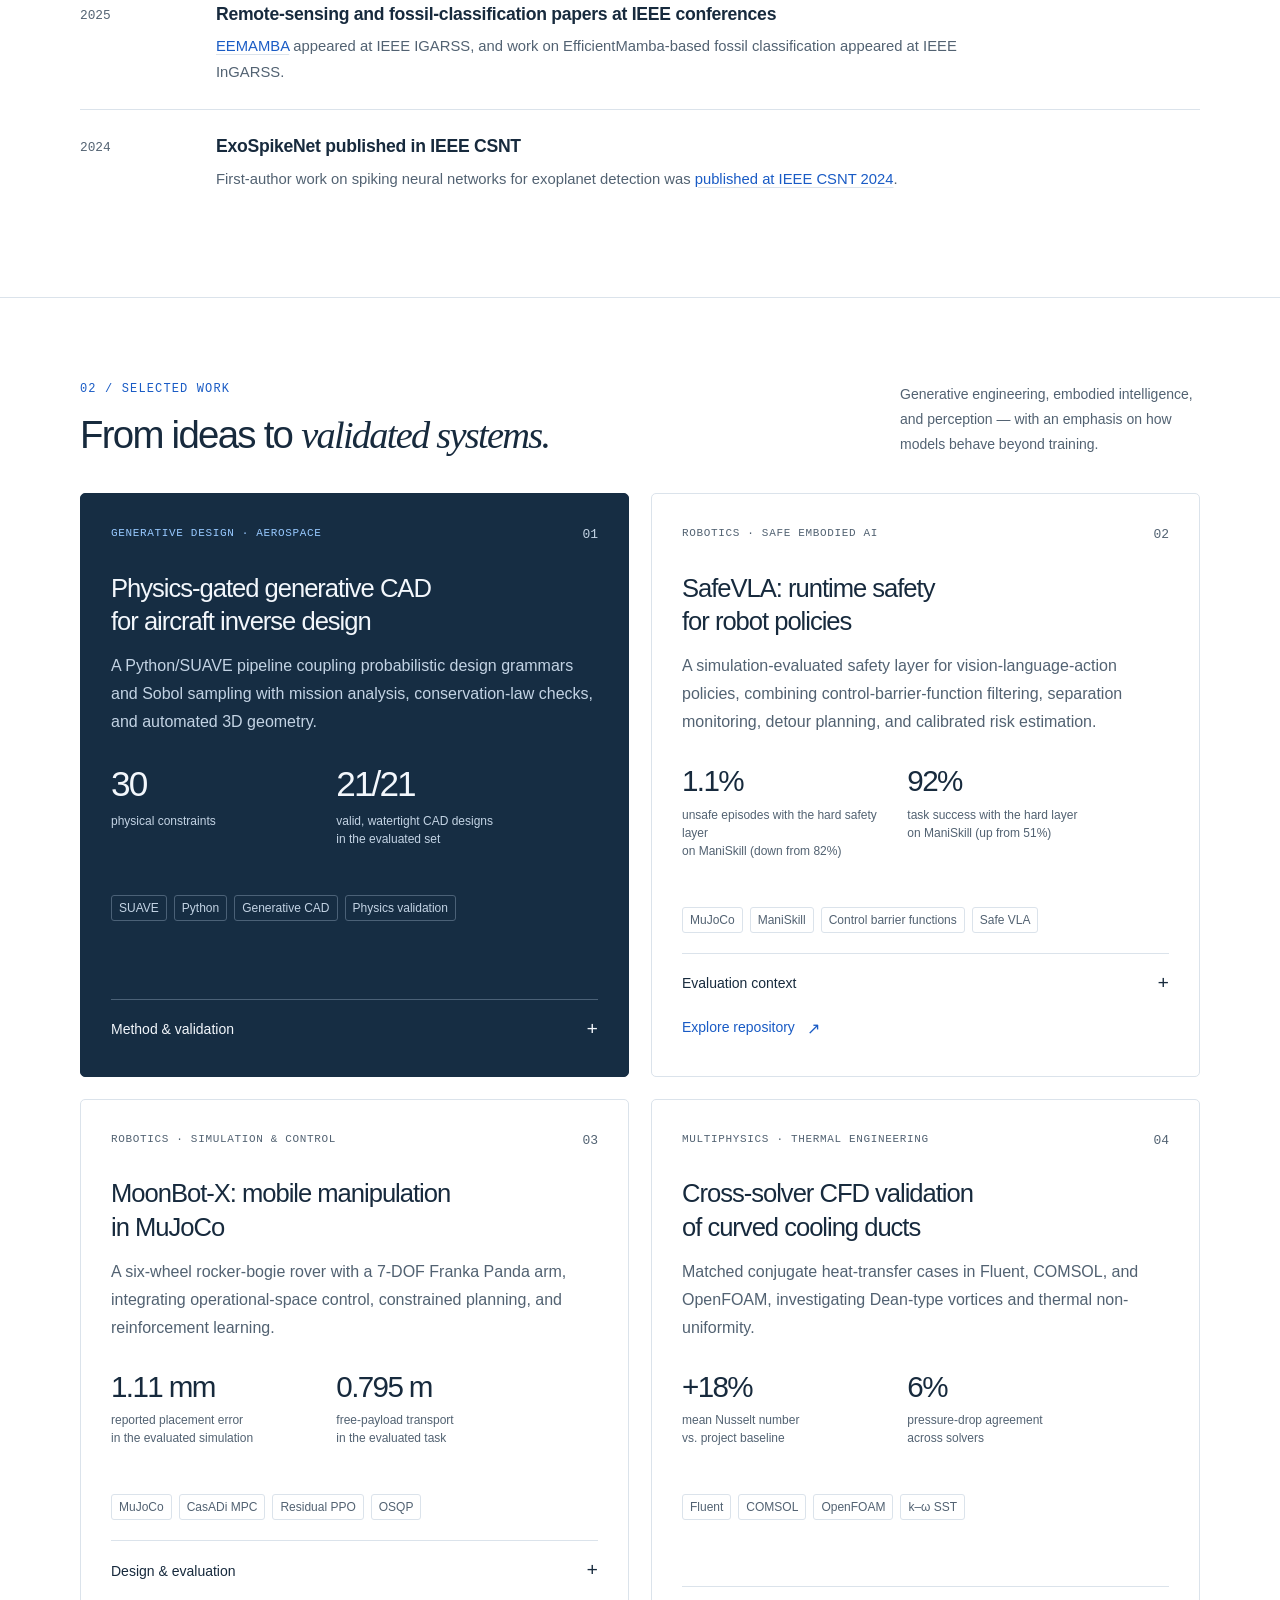
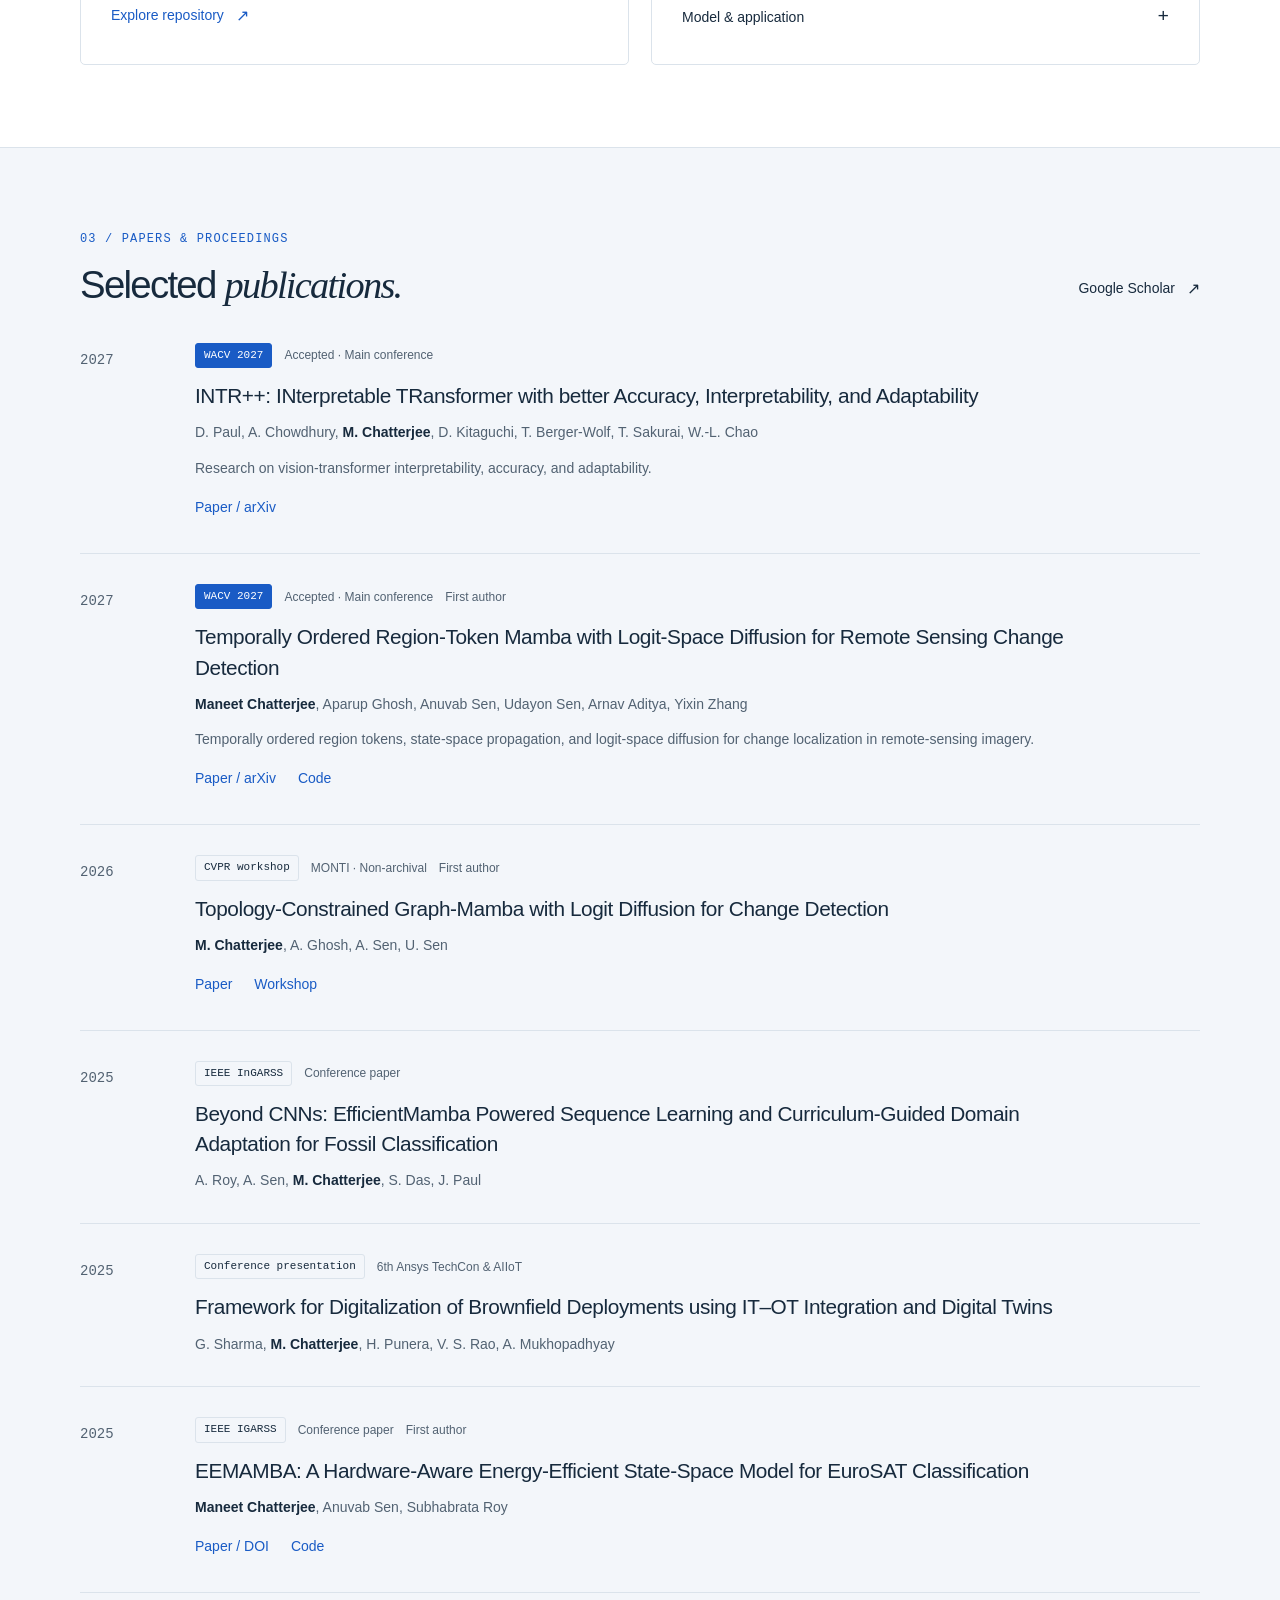
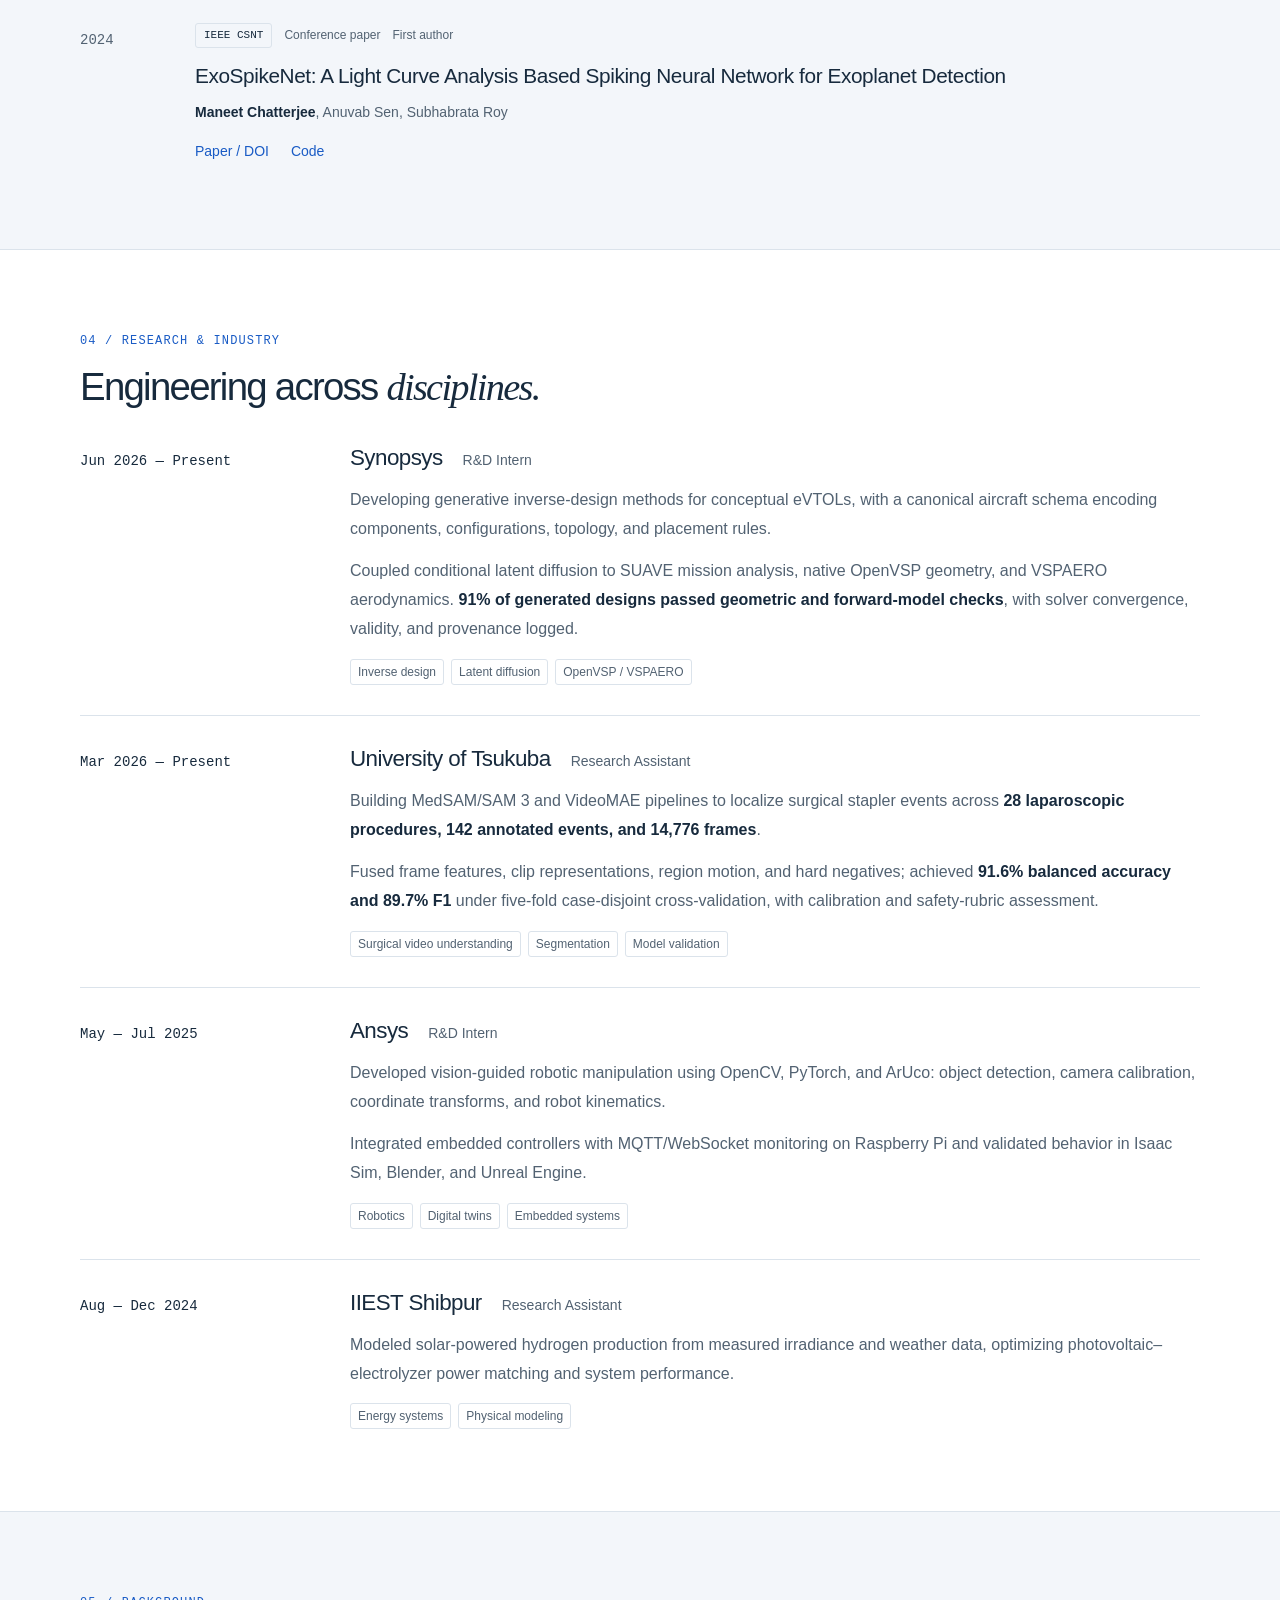
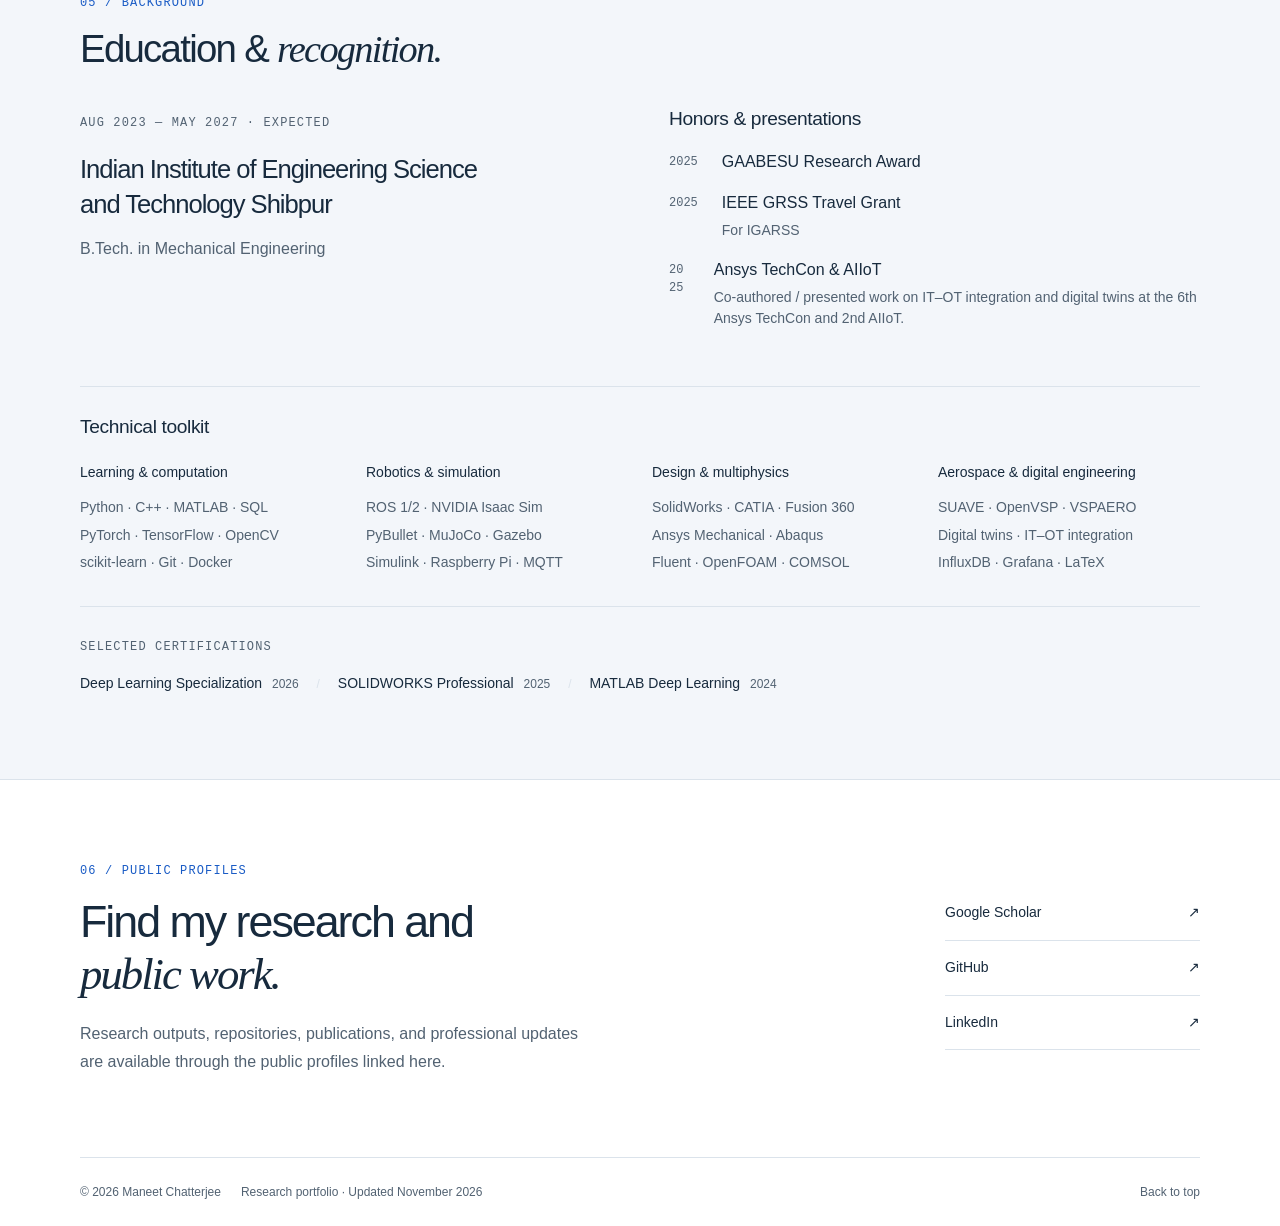
<file: content/blogs.html>
<!doctype html>
<html lang="en"><head><meta charset="utf-8"><meta name="viewport" content="width=device-width, initial-scale=1"><title>Research | Maneet Chatterjee</title><meta http-equiv="refresh" content="0;url=../index.html#research"><link rel="canonical" href="https://maneetchatterjee.github.io/#research"><link rel="stylesheet" href="../assets/styles.css"></head><body><main class="container redirect-page"><h1>Research</h1><p>This content is now part of my research portfolio.</p><a class="button primary" href="../index.html#research">Visit my portfolio</a></main></body></html>
</file>
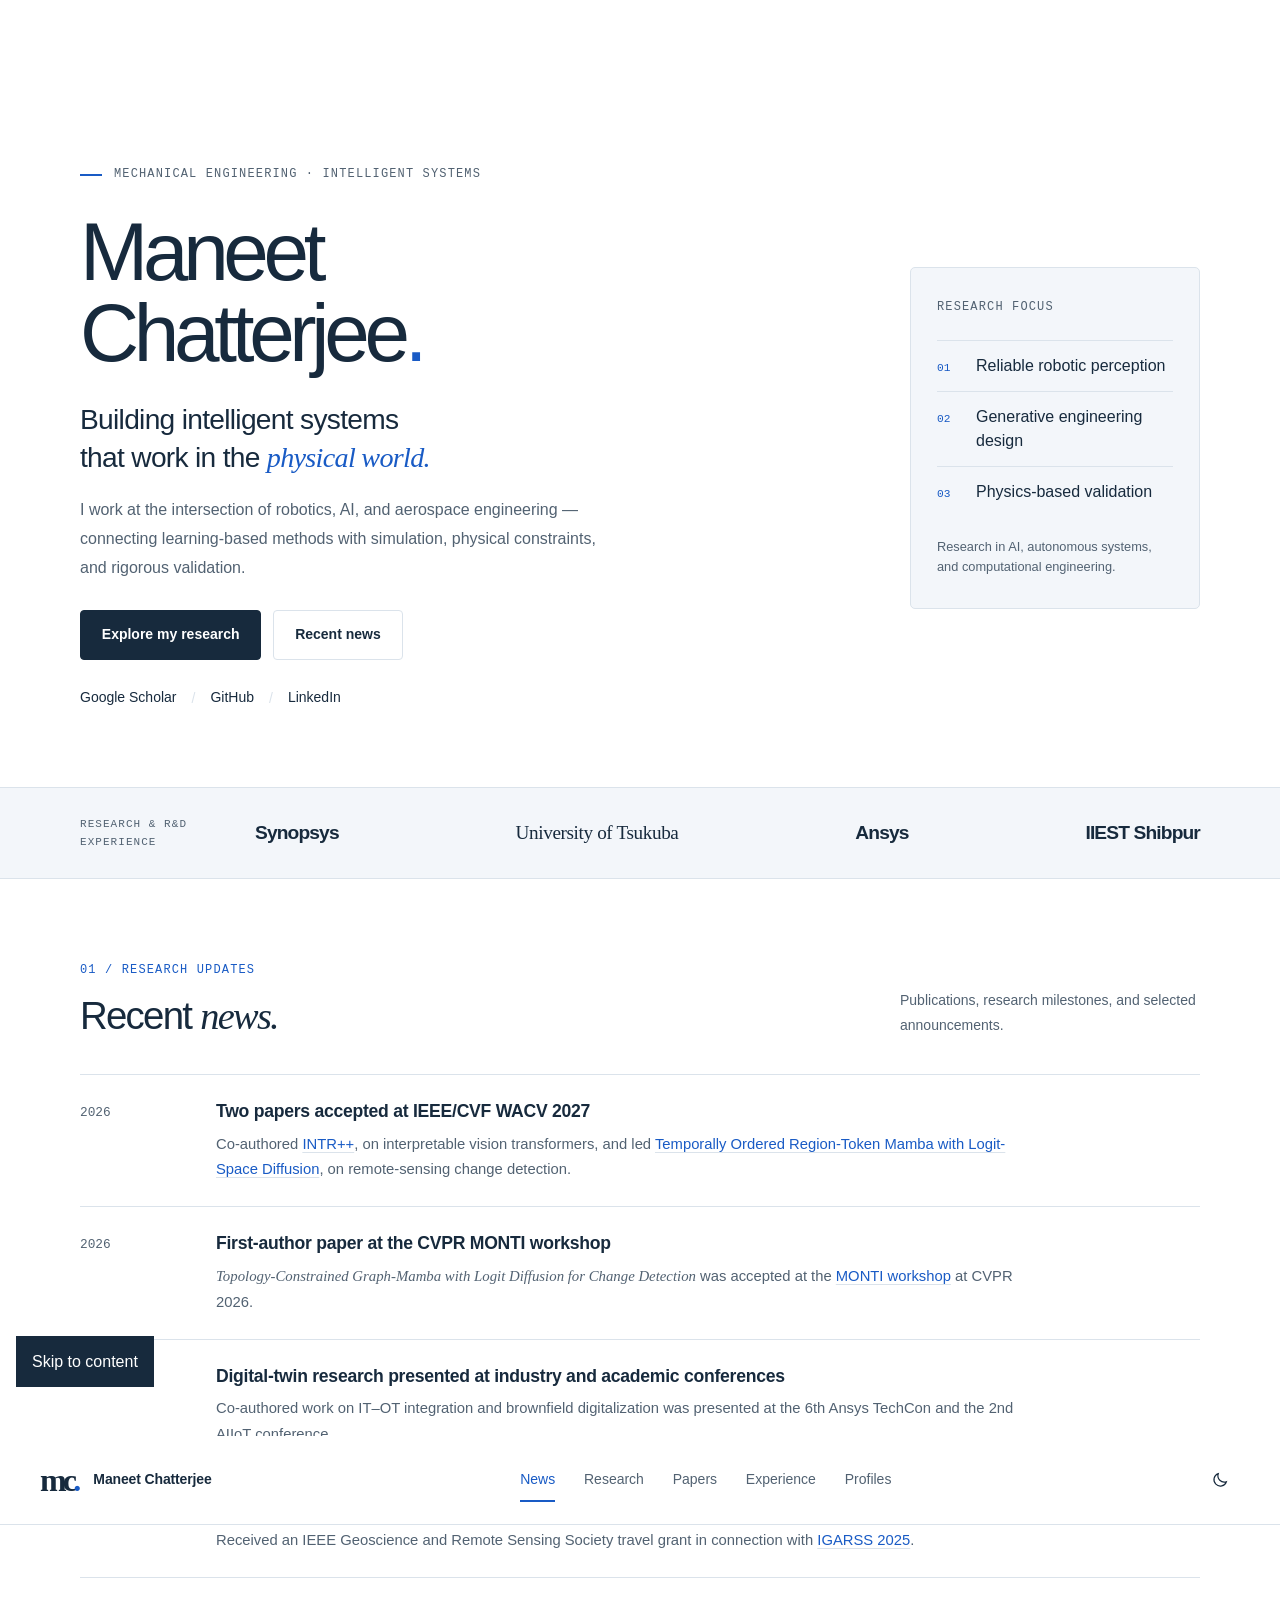
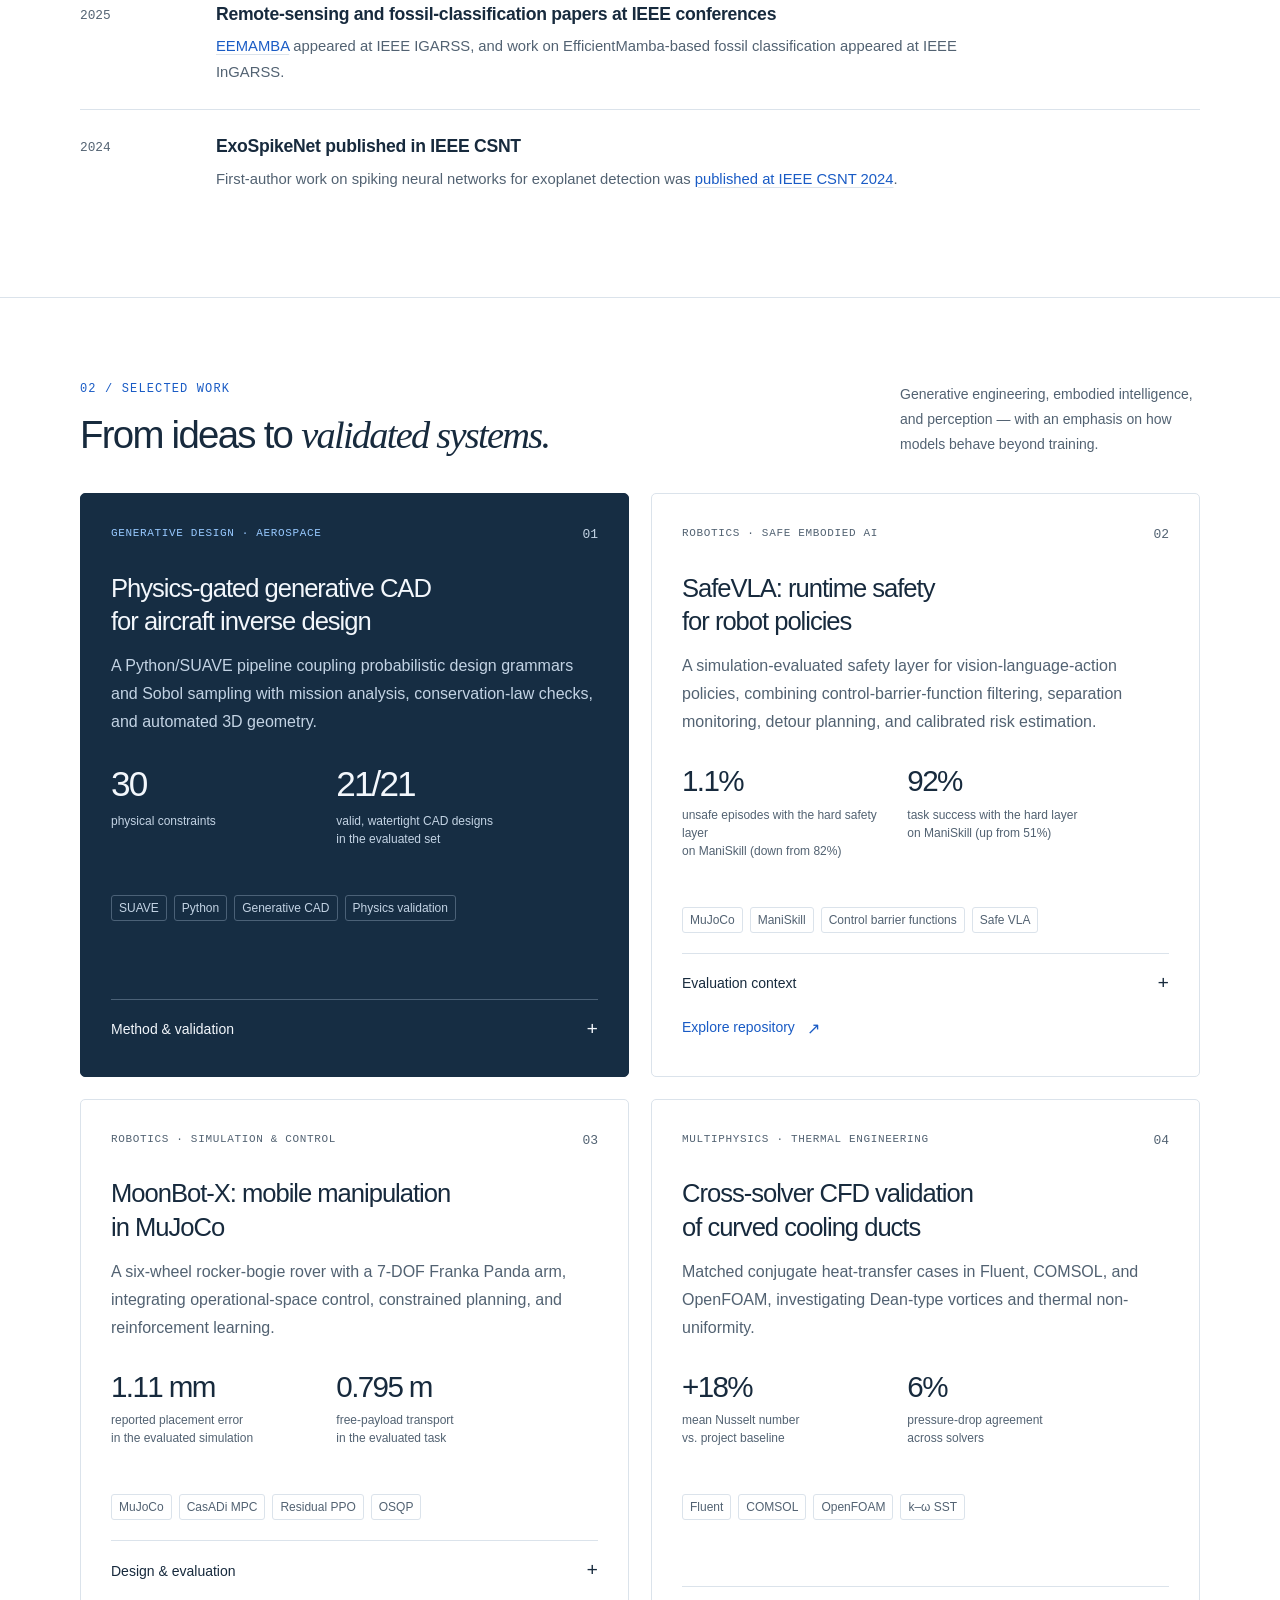
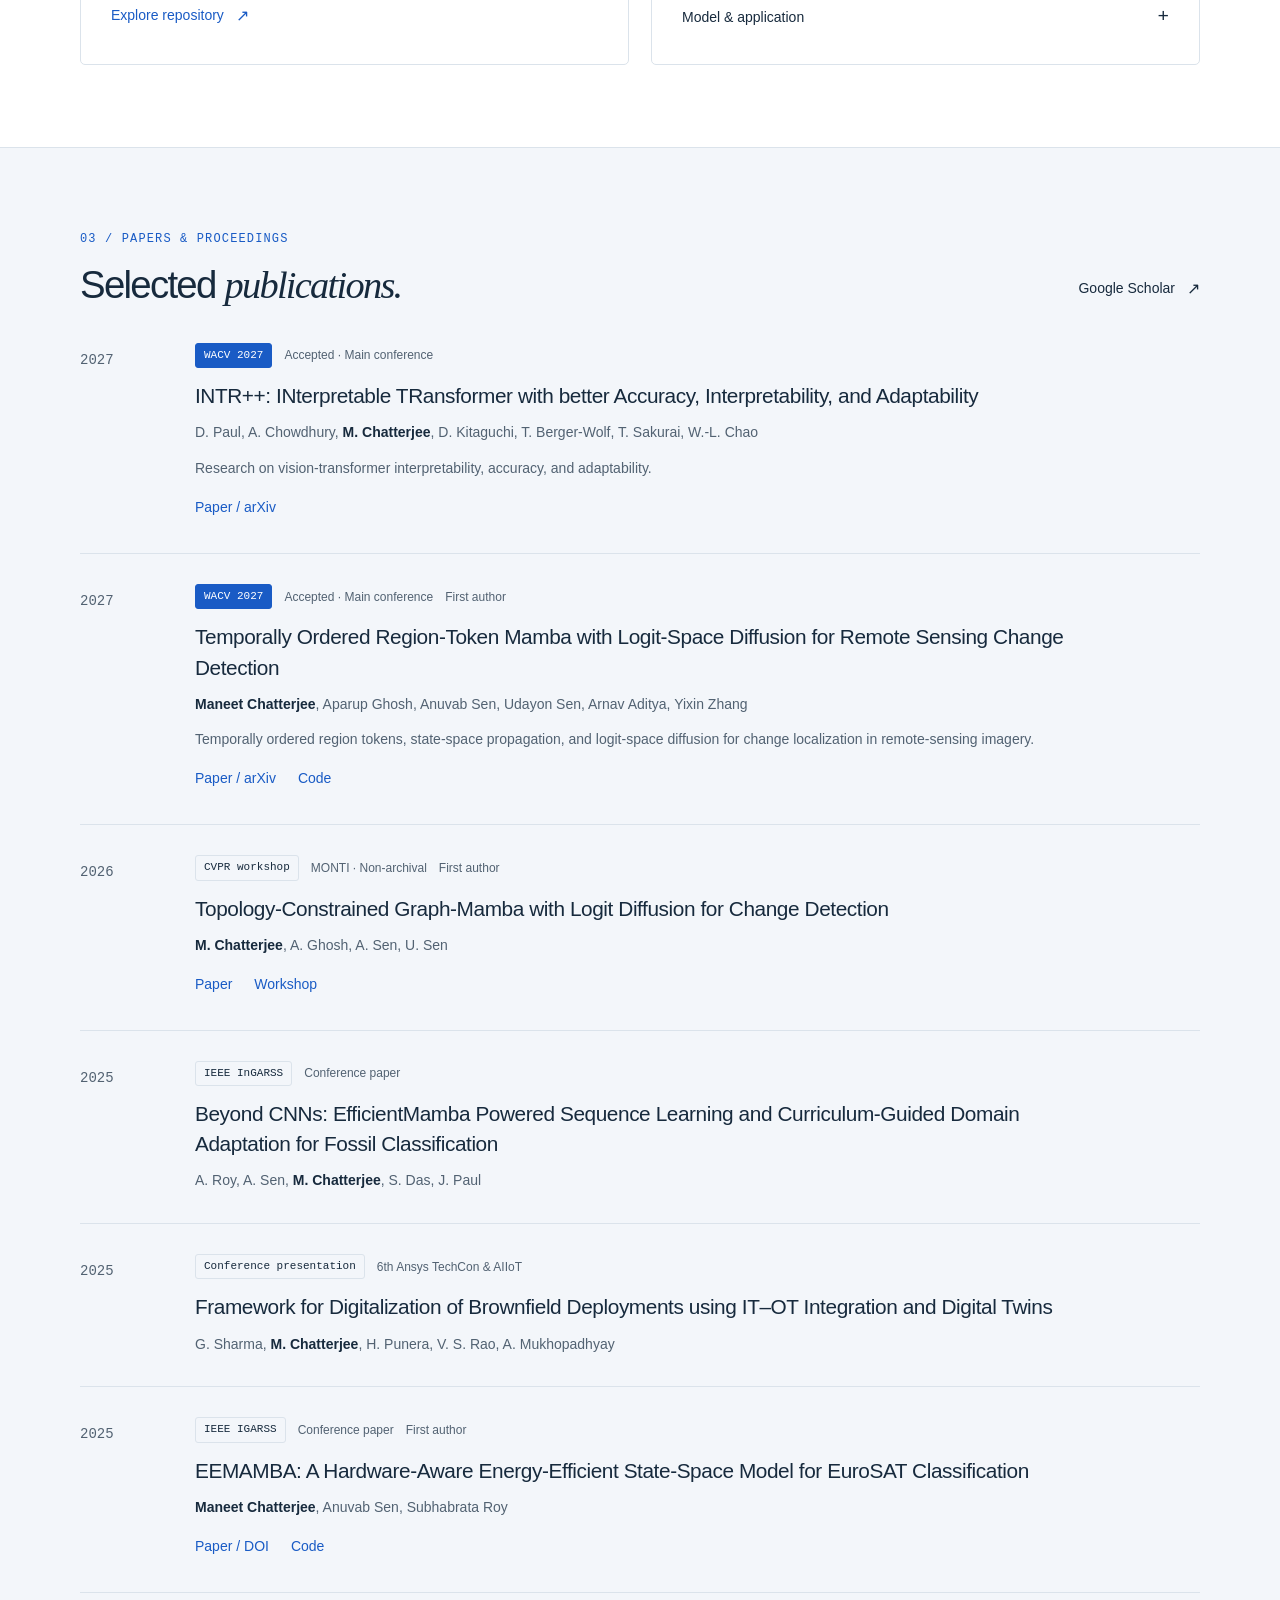
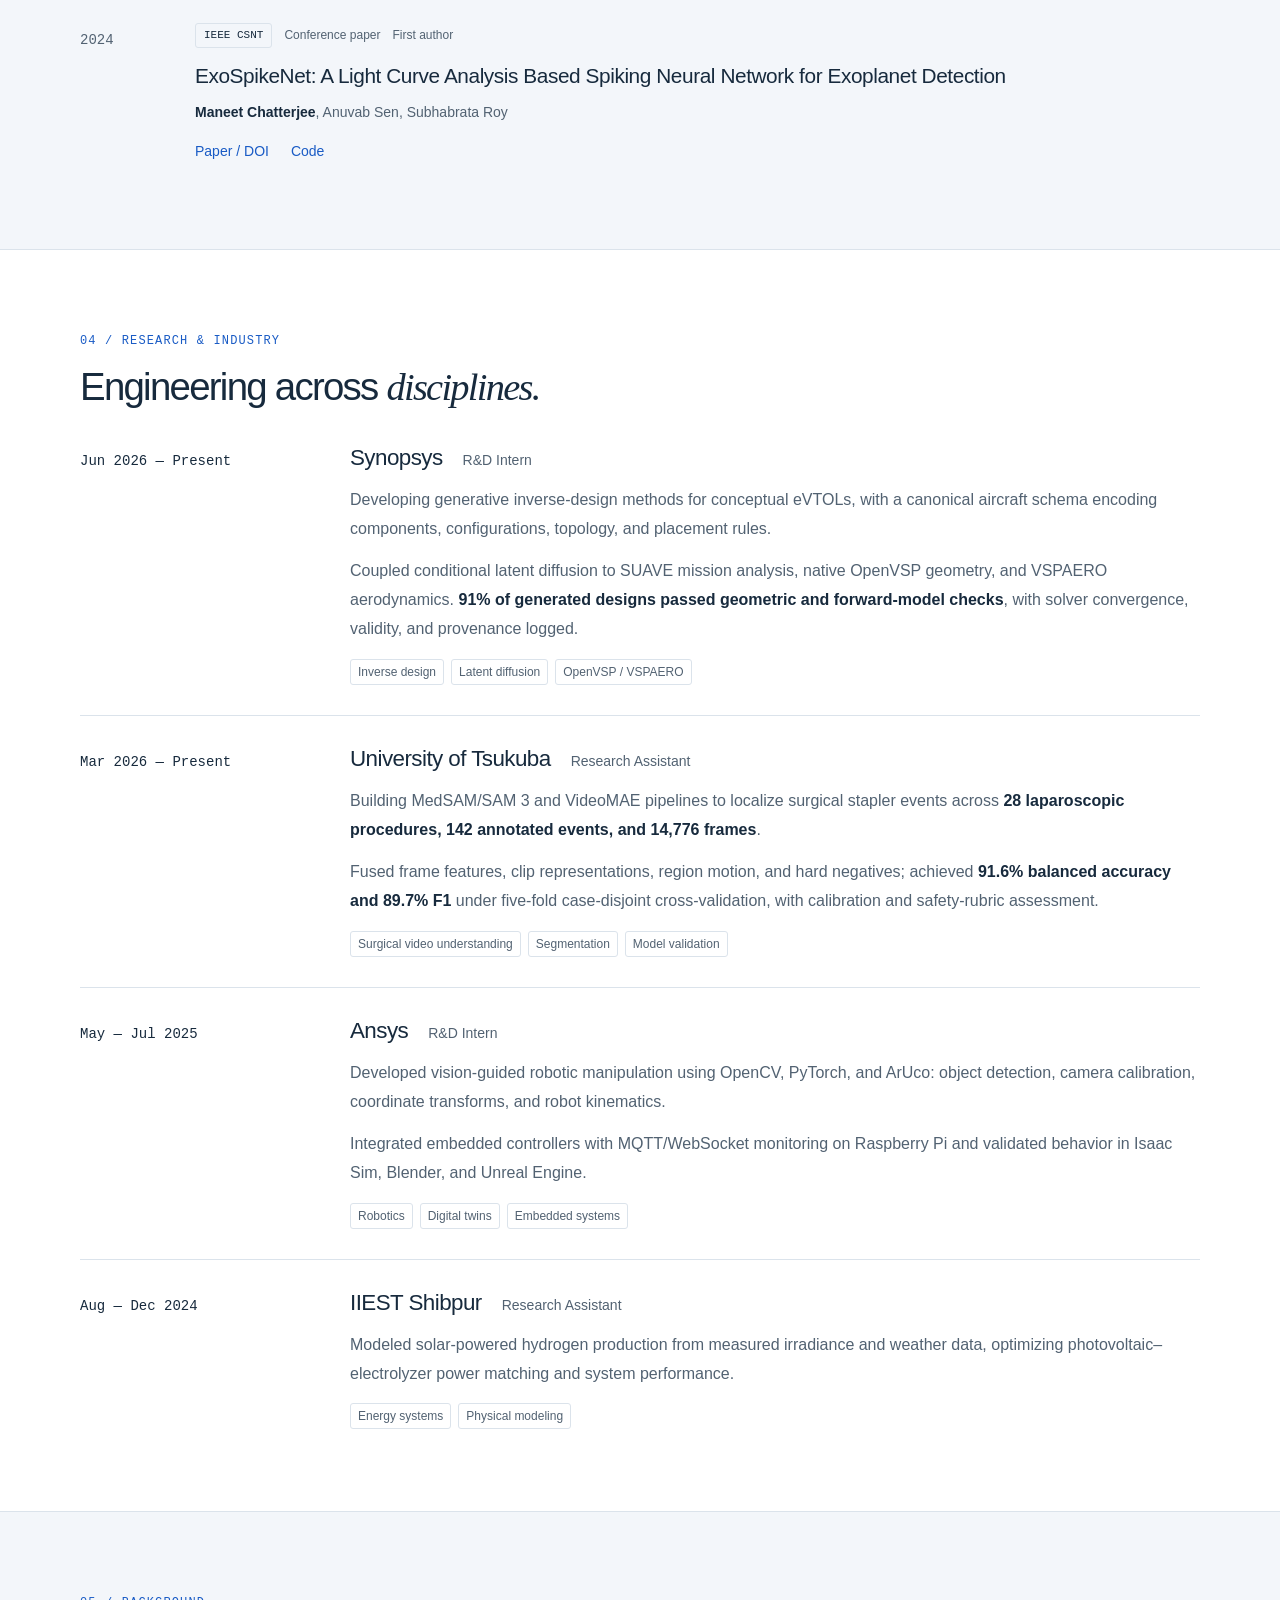
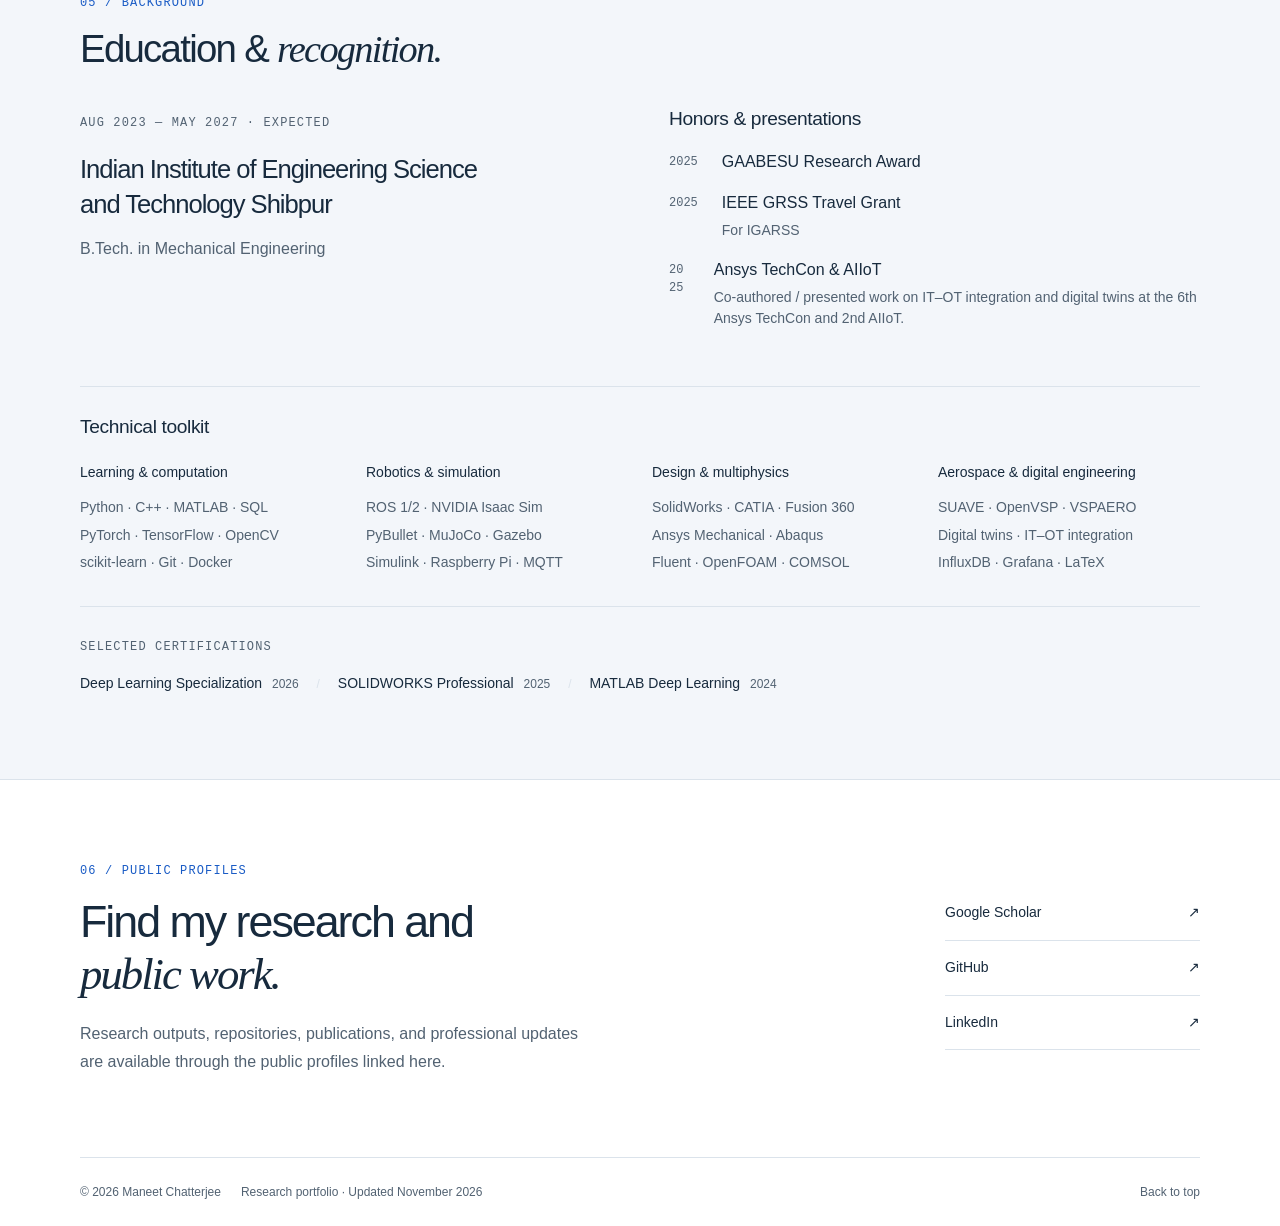
<file: content/coursework.html>
<!doctype html>
<html lang="en"><head><meta charset="utf-8"><meta name="viewport" content="width=device-width, initial-scale=1"><title>Education and technical background | Maneet Chatterjee</title><meta http-equiv="refresh" content="0;url=../index.html#education"><link rel="canonical" href="https://maneetchatterjee.github.io/#education"><link rel="stylesheet" href="../assets/styles.css"></head><body><main class="container redirect-page"><h1>Education and technical background</h1><p>This content is now part of my research portfolio.</p><a class="button primary" href="../index.html#education">Visit my portfolio</a></main></body></html>
</file>
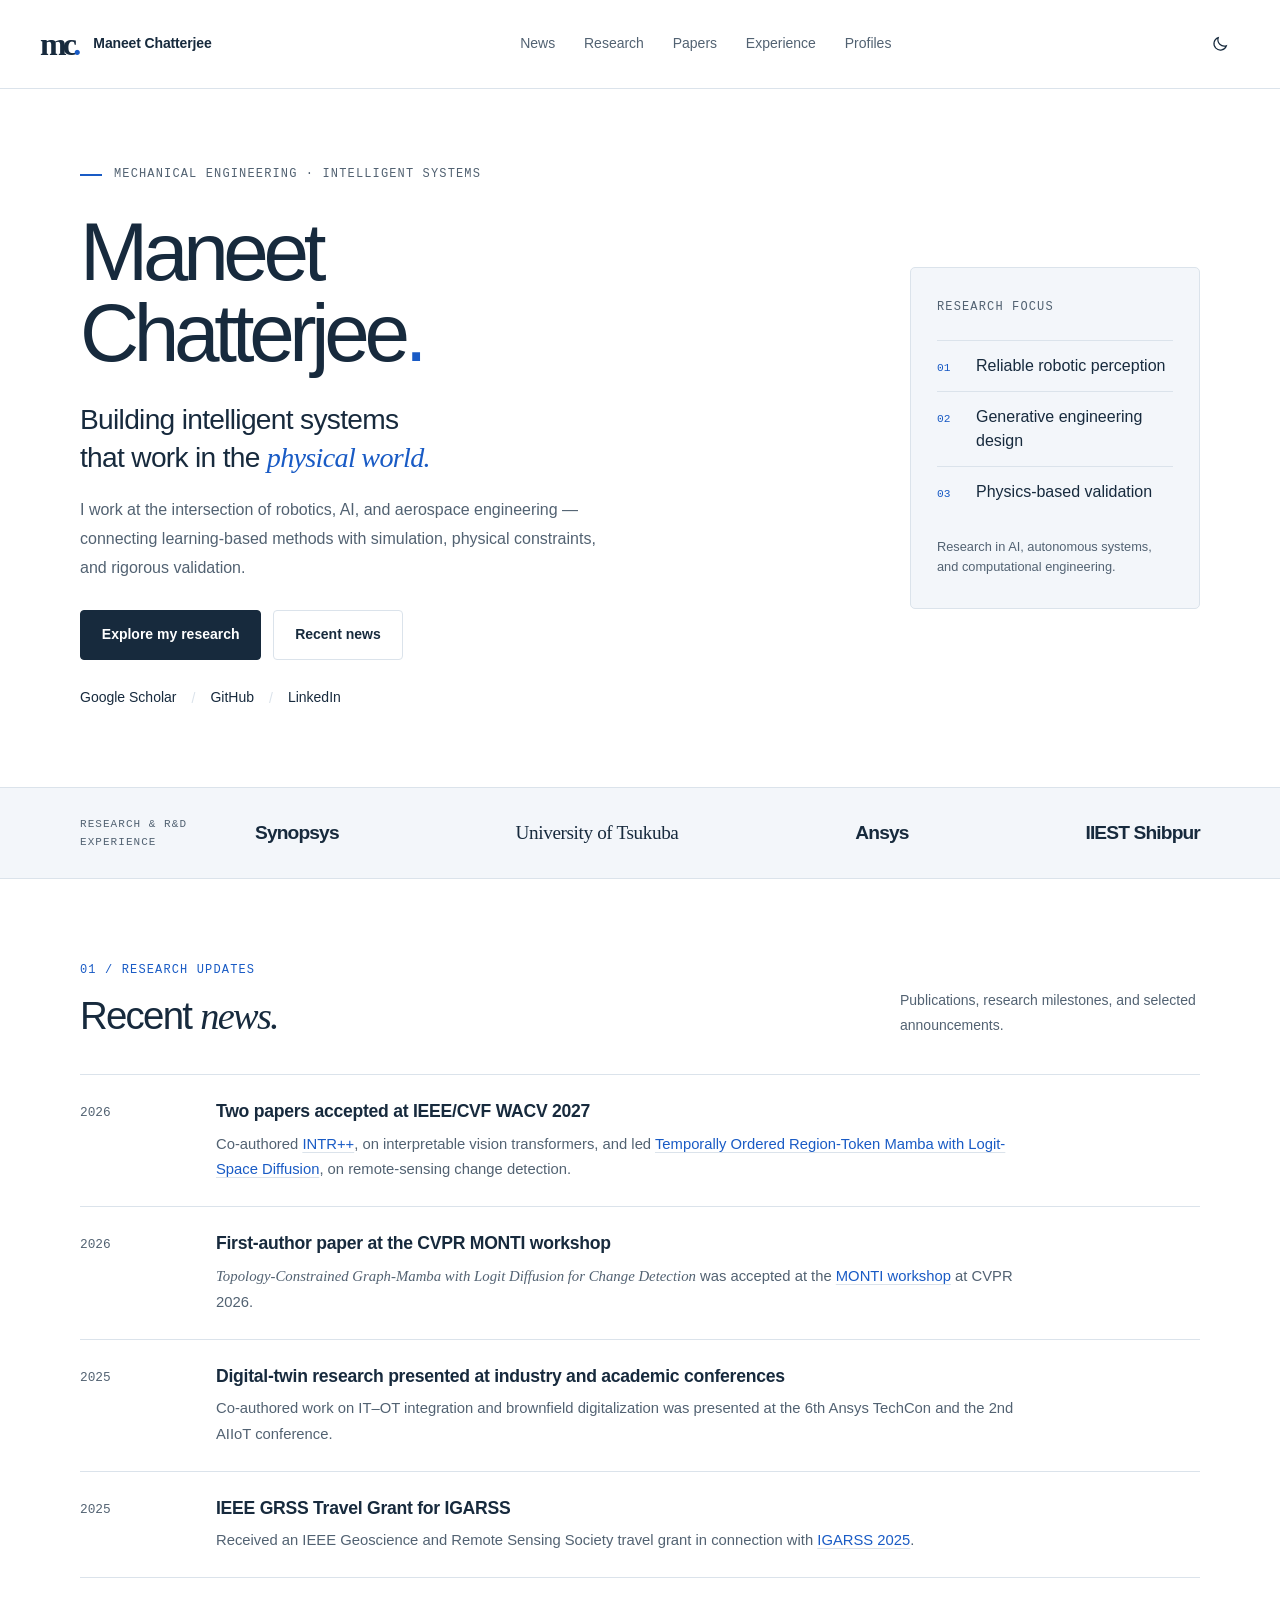
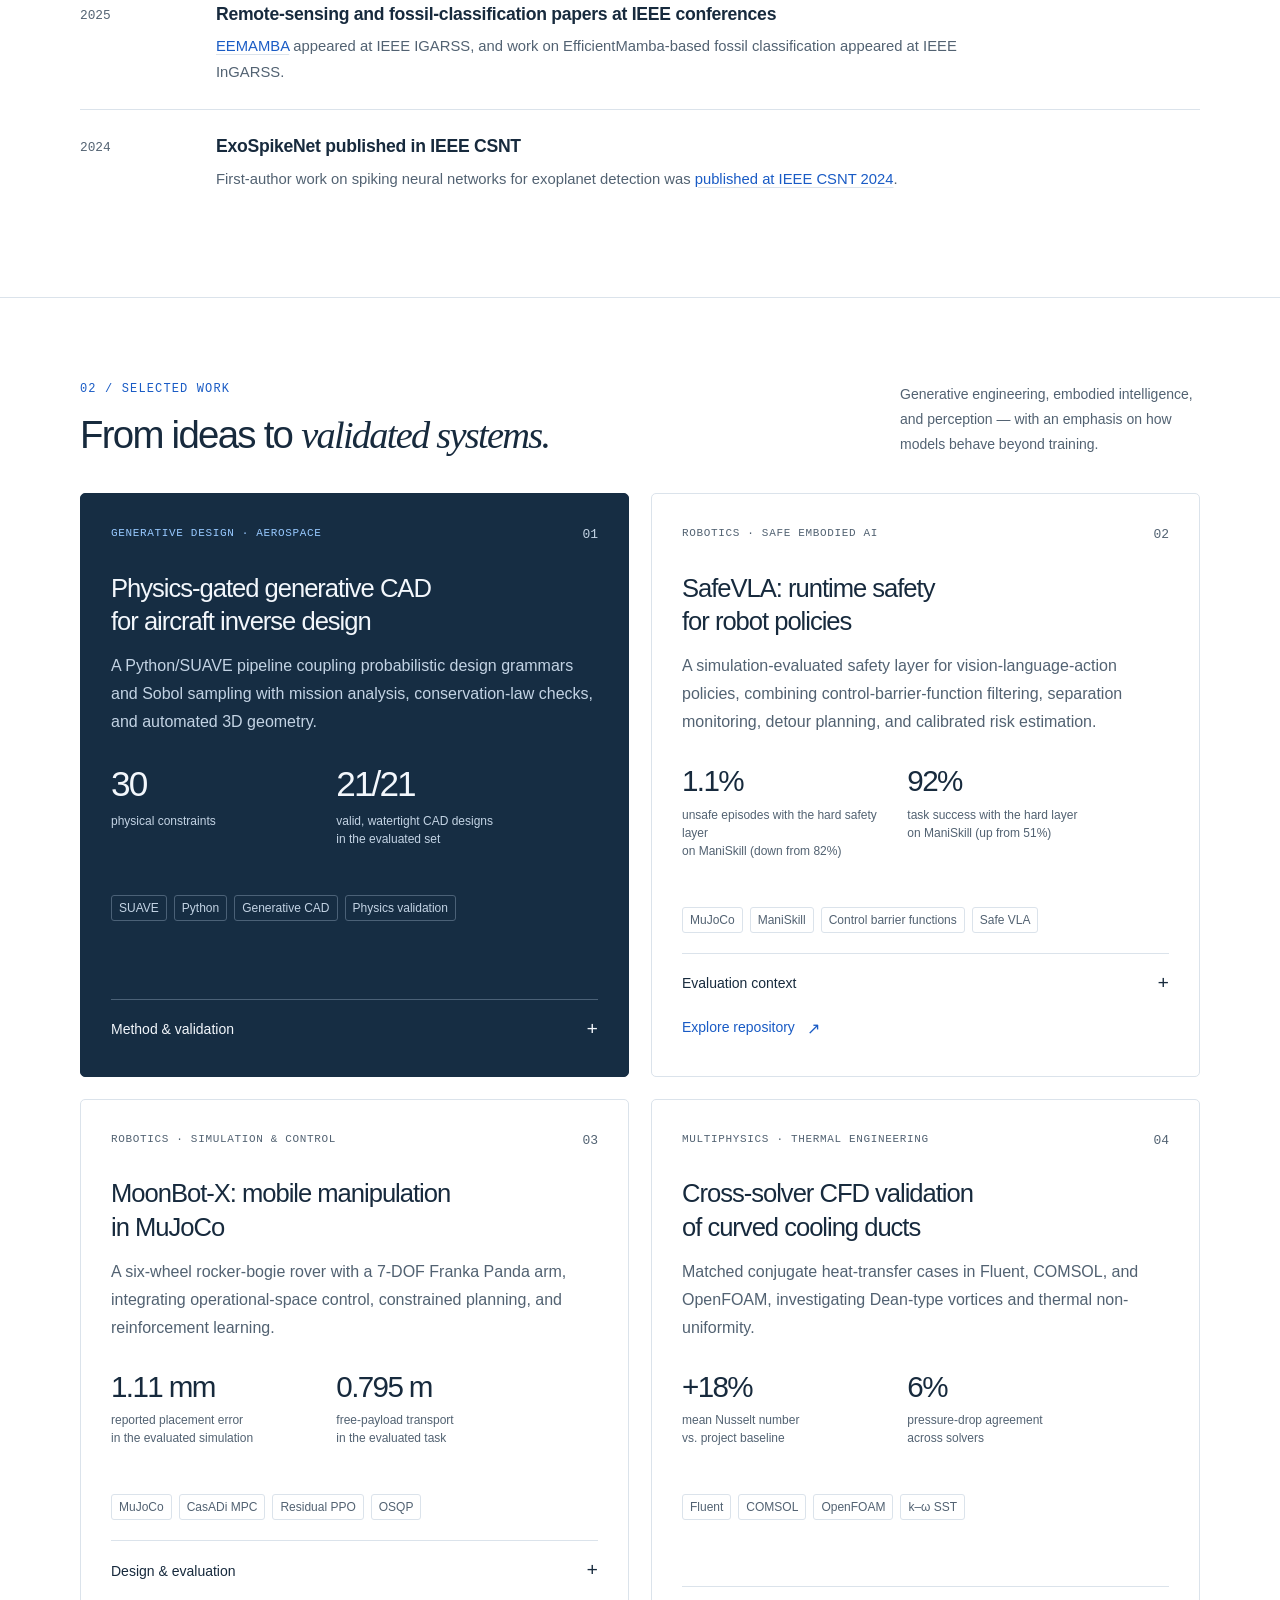
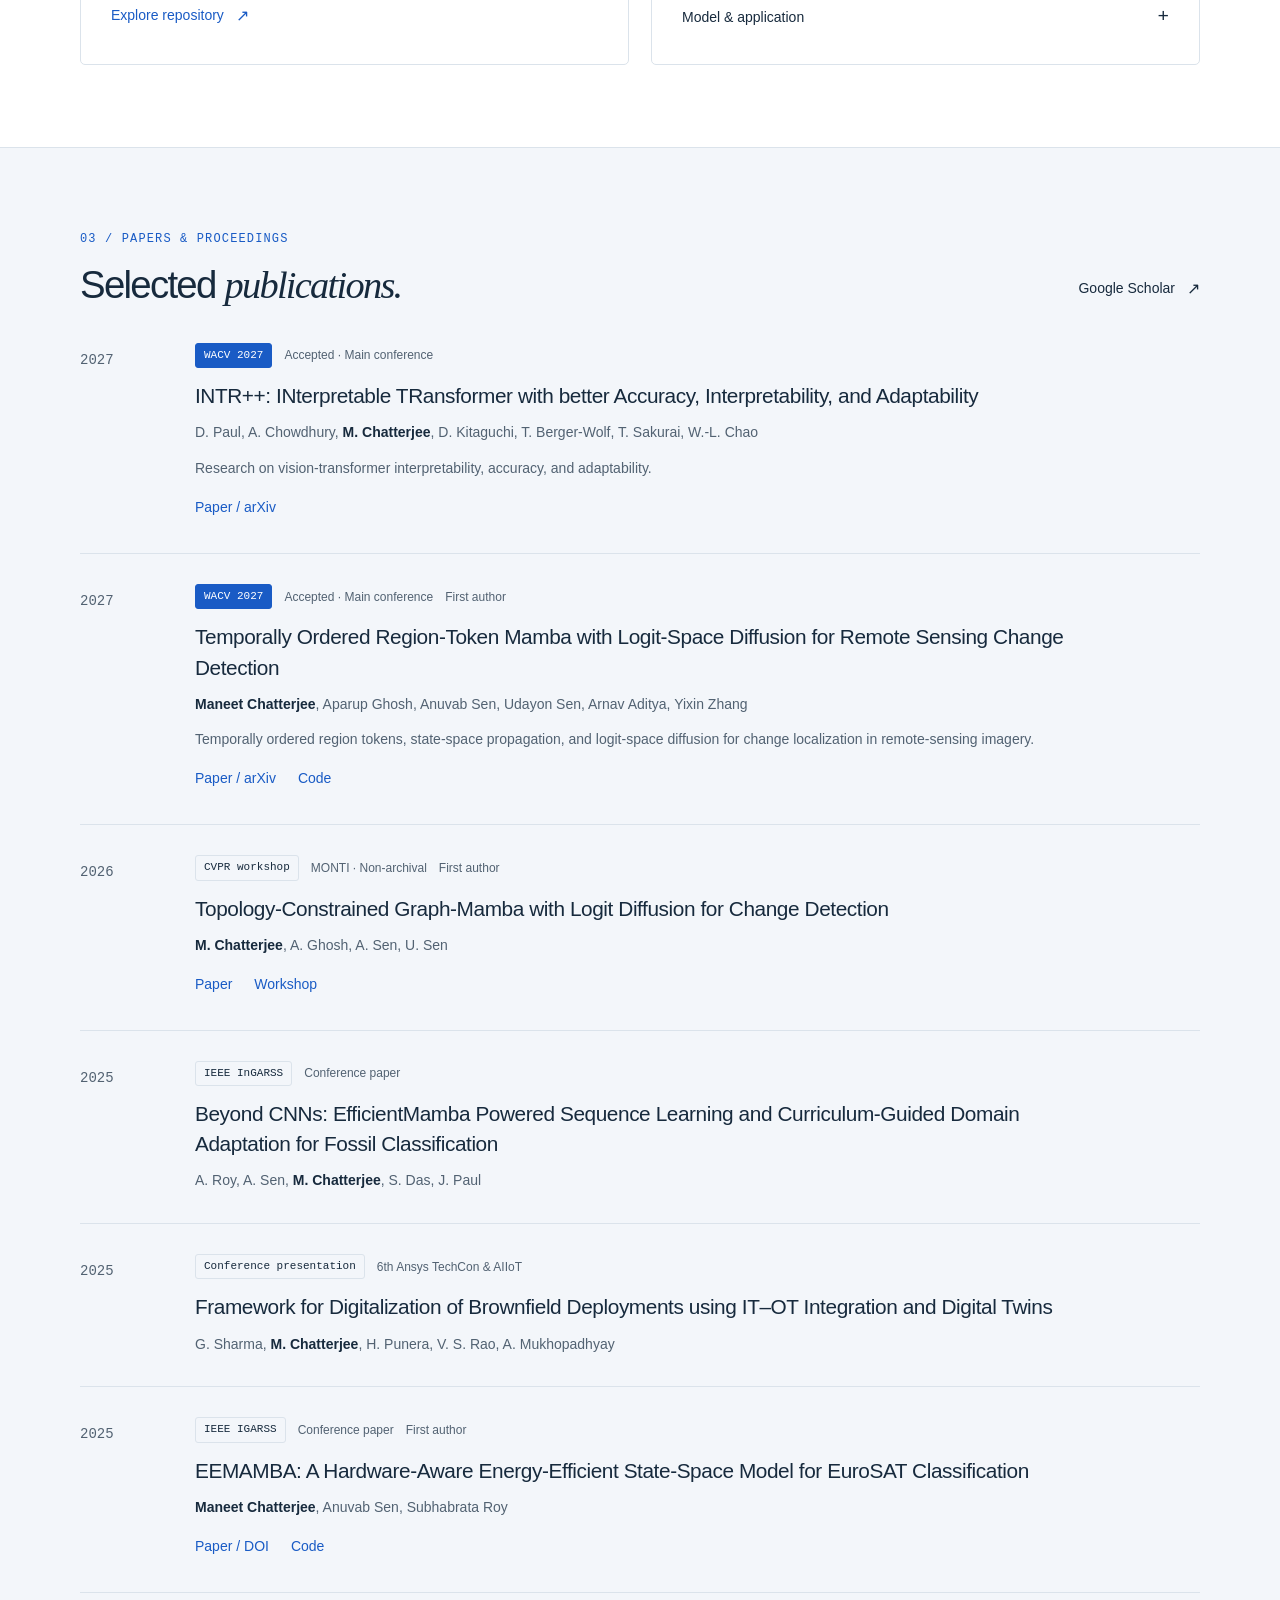
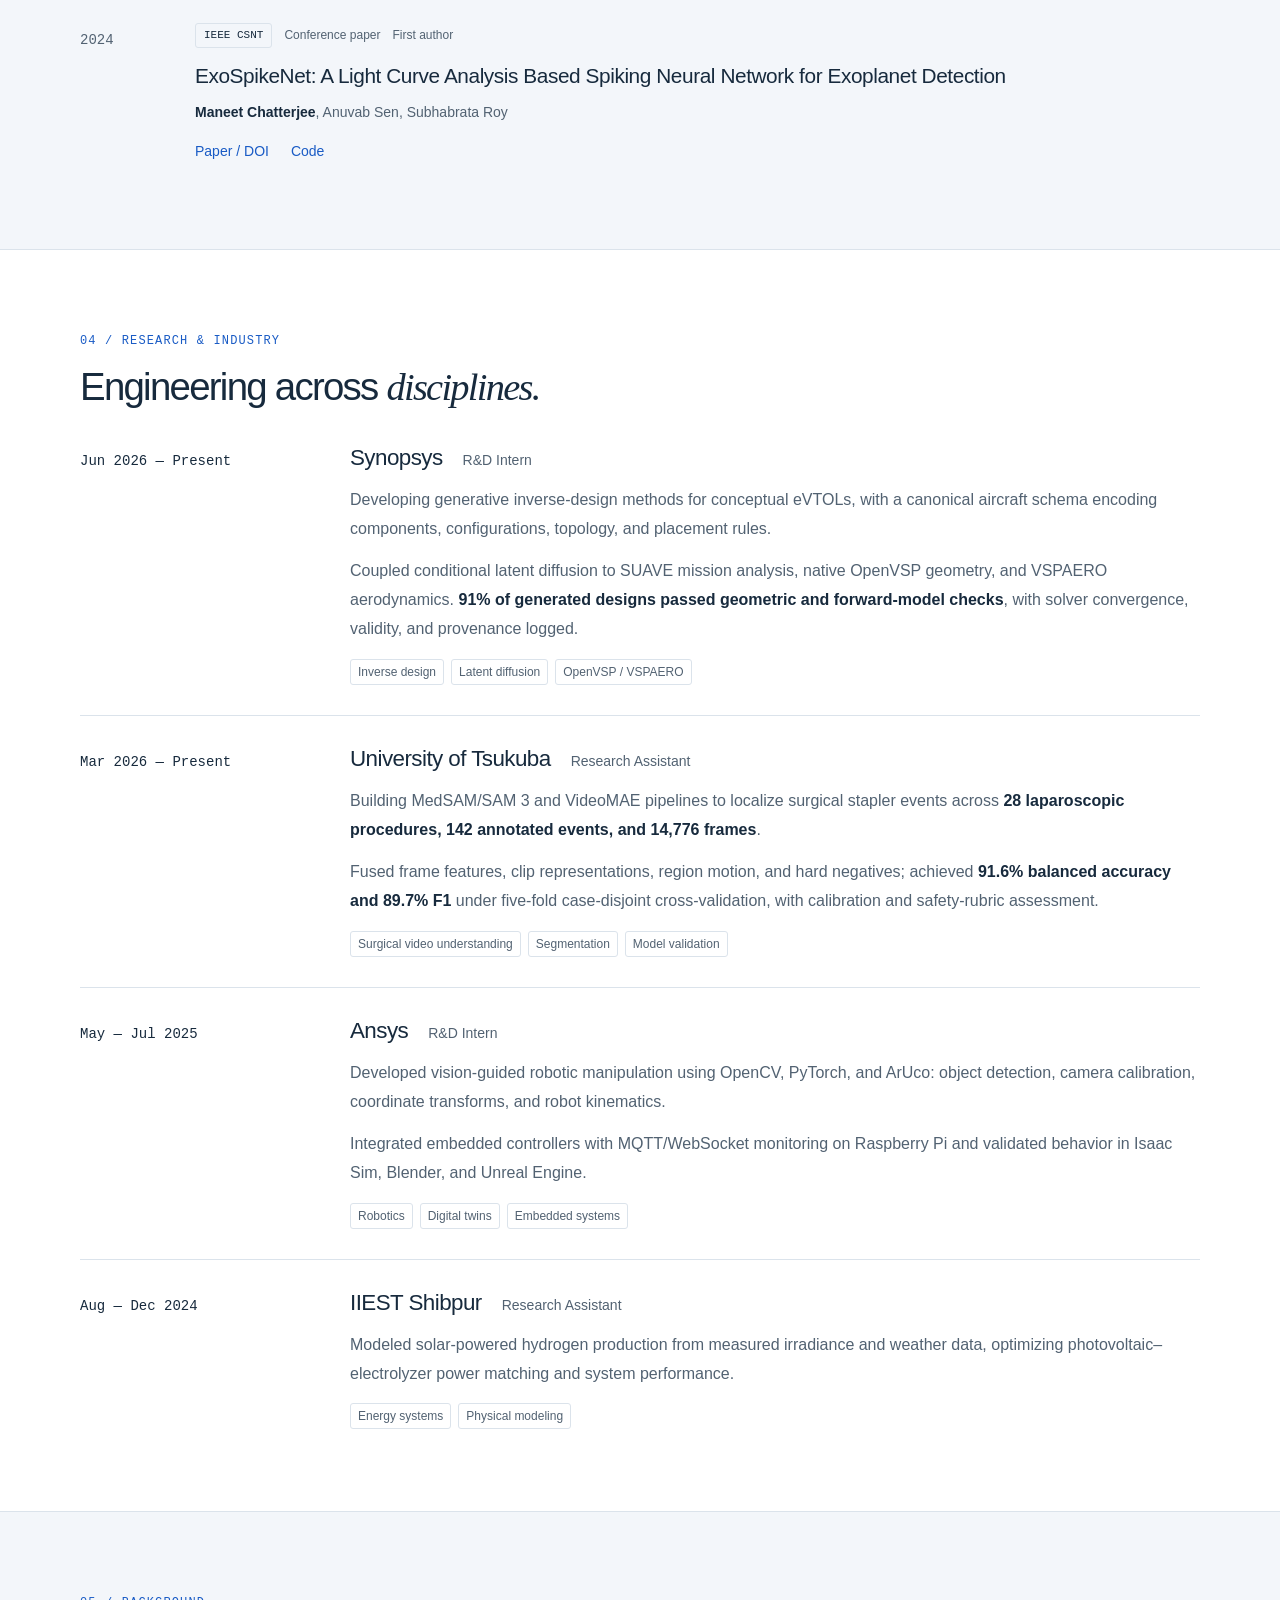
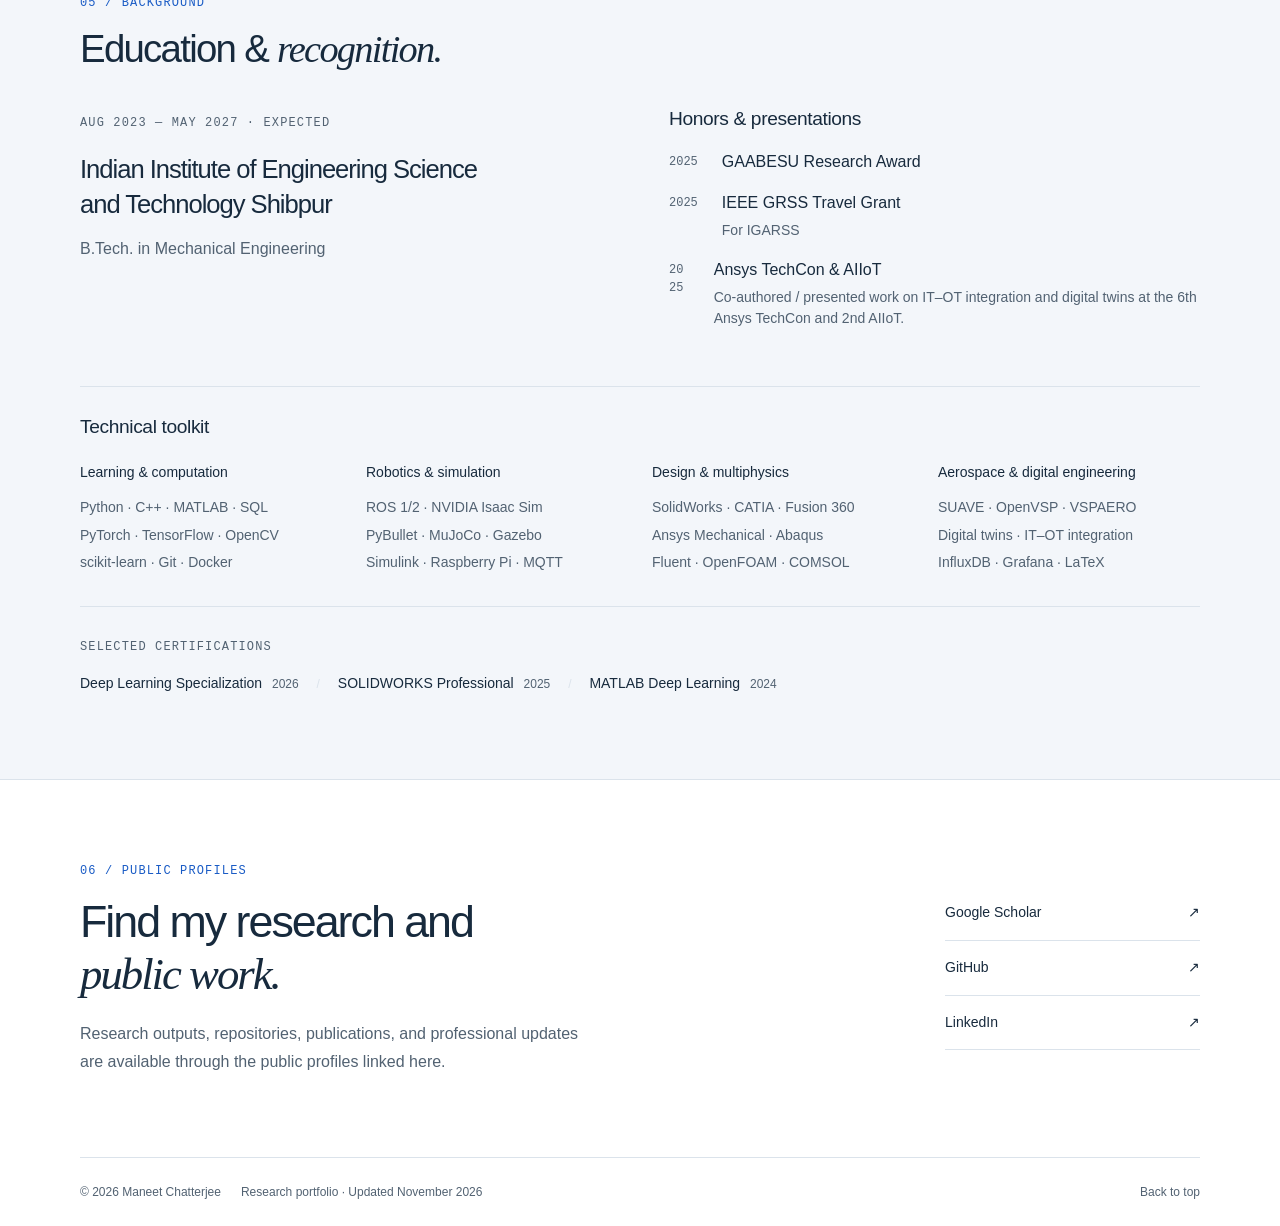
<file: content/free.html>
<!doctype html>
<html lang="en"><head><meta charset="utf-8"><meta name="viewport" content="width=device-width, initial-scale=1"><title>About Maneet | Maneet Chatterjee</title><meta http-equiv="refresh" content="0;url=../index.html#about"><link rel="canonical" href="https://maneetchatterjee.github.io/#about"><link rel="stylesheet" href="../assets/styles.css"></head><body><main class="container redirect-page"><h1>About Maneet</h1><p>This content is now part of my research portfolio.</p><a class="button primary" href="../index.html#about">Visit my portfolio</a></main></body></html>
</file>
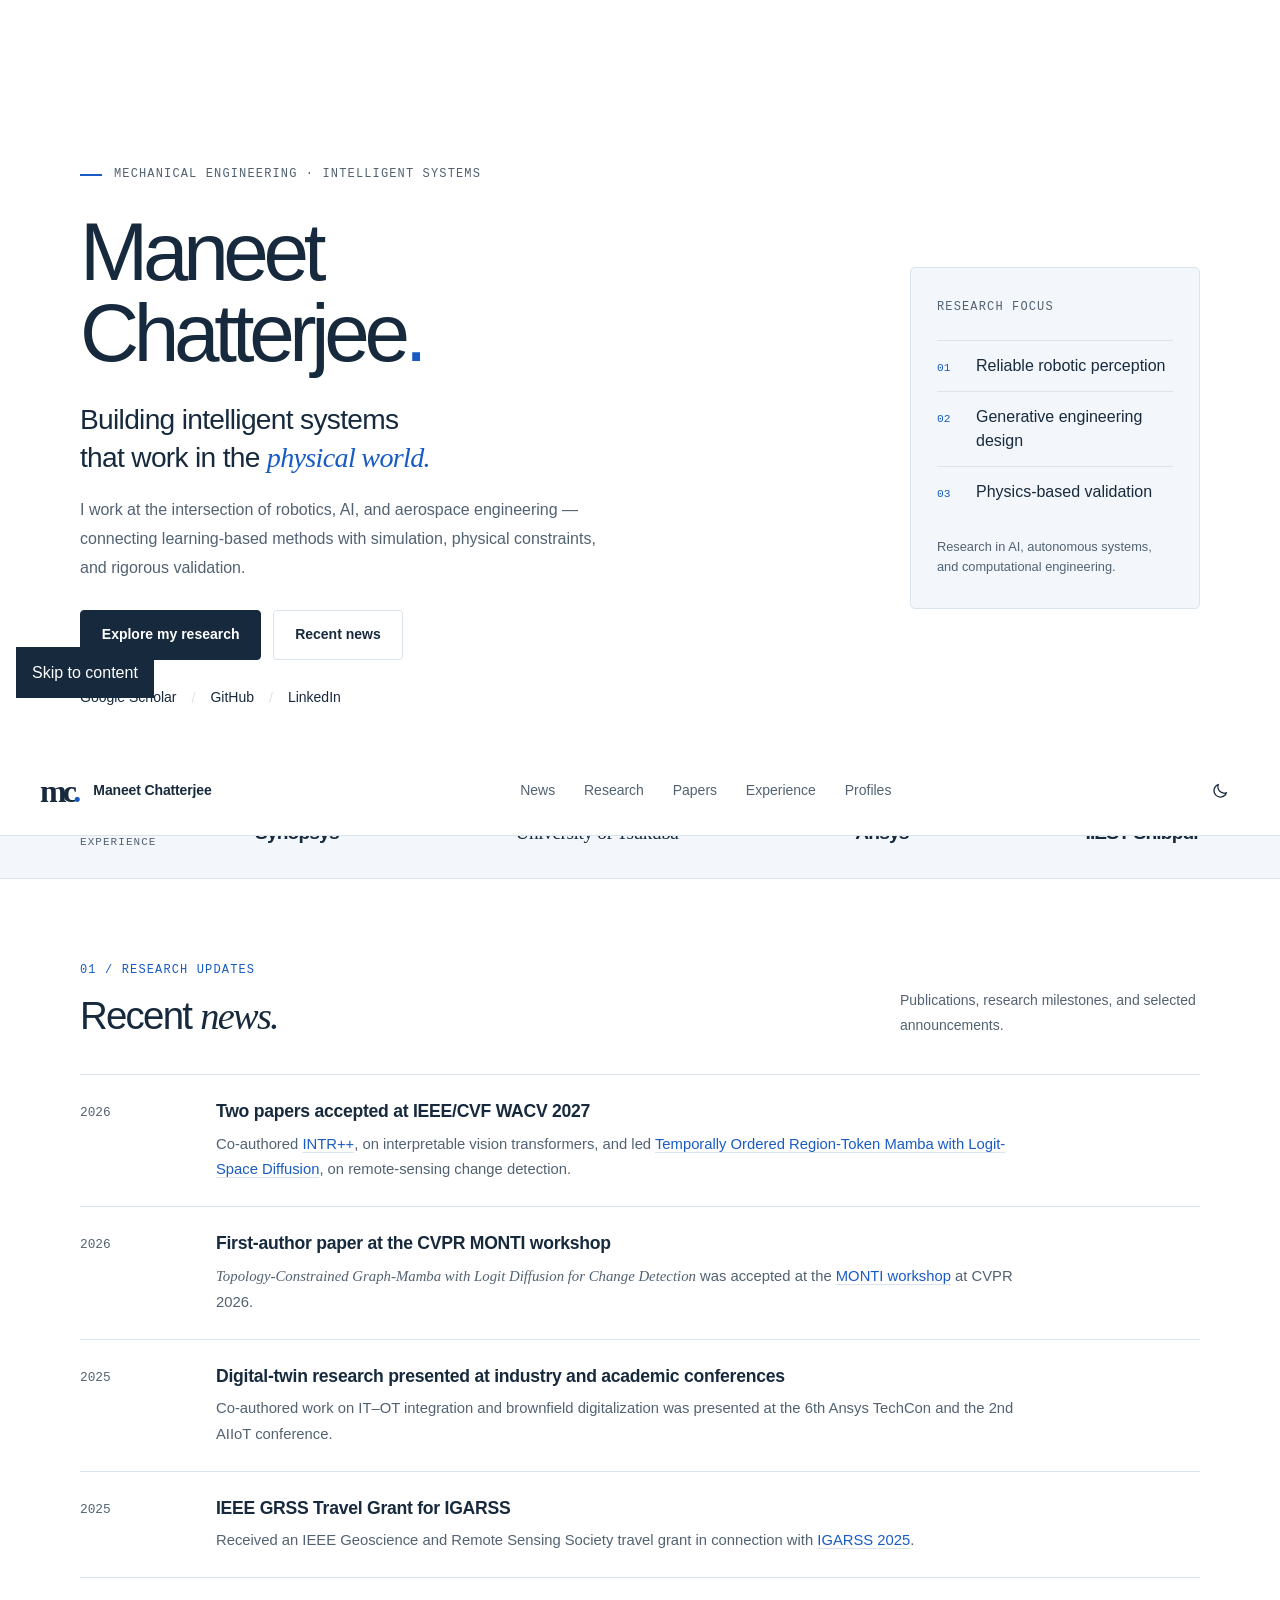
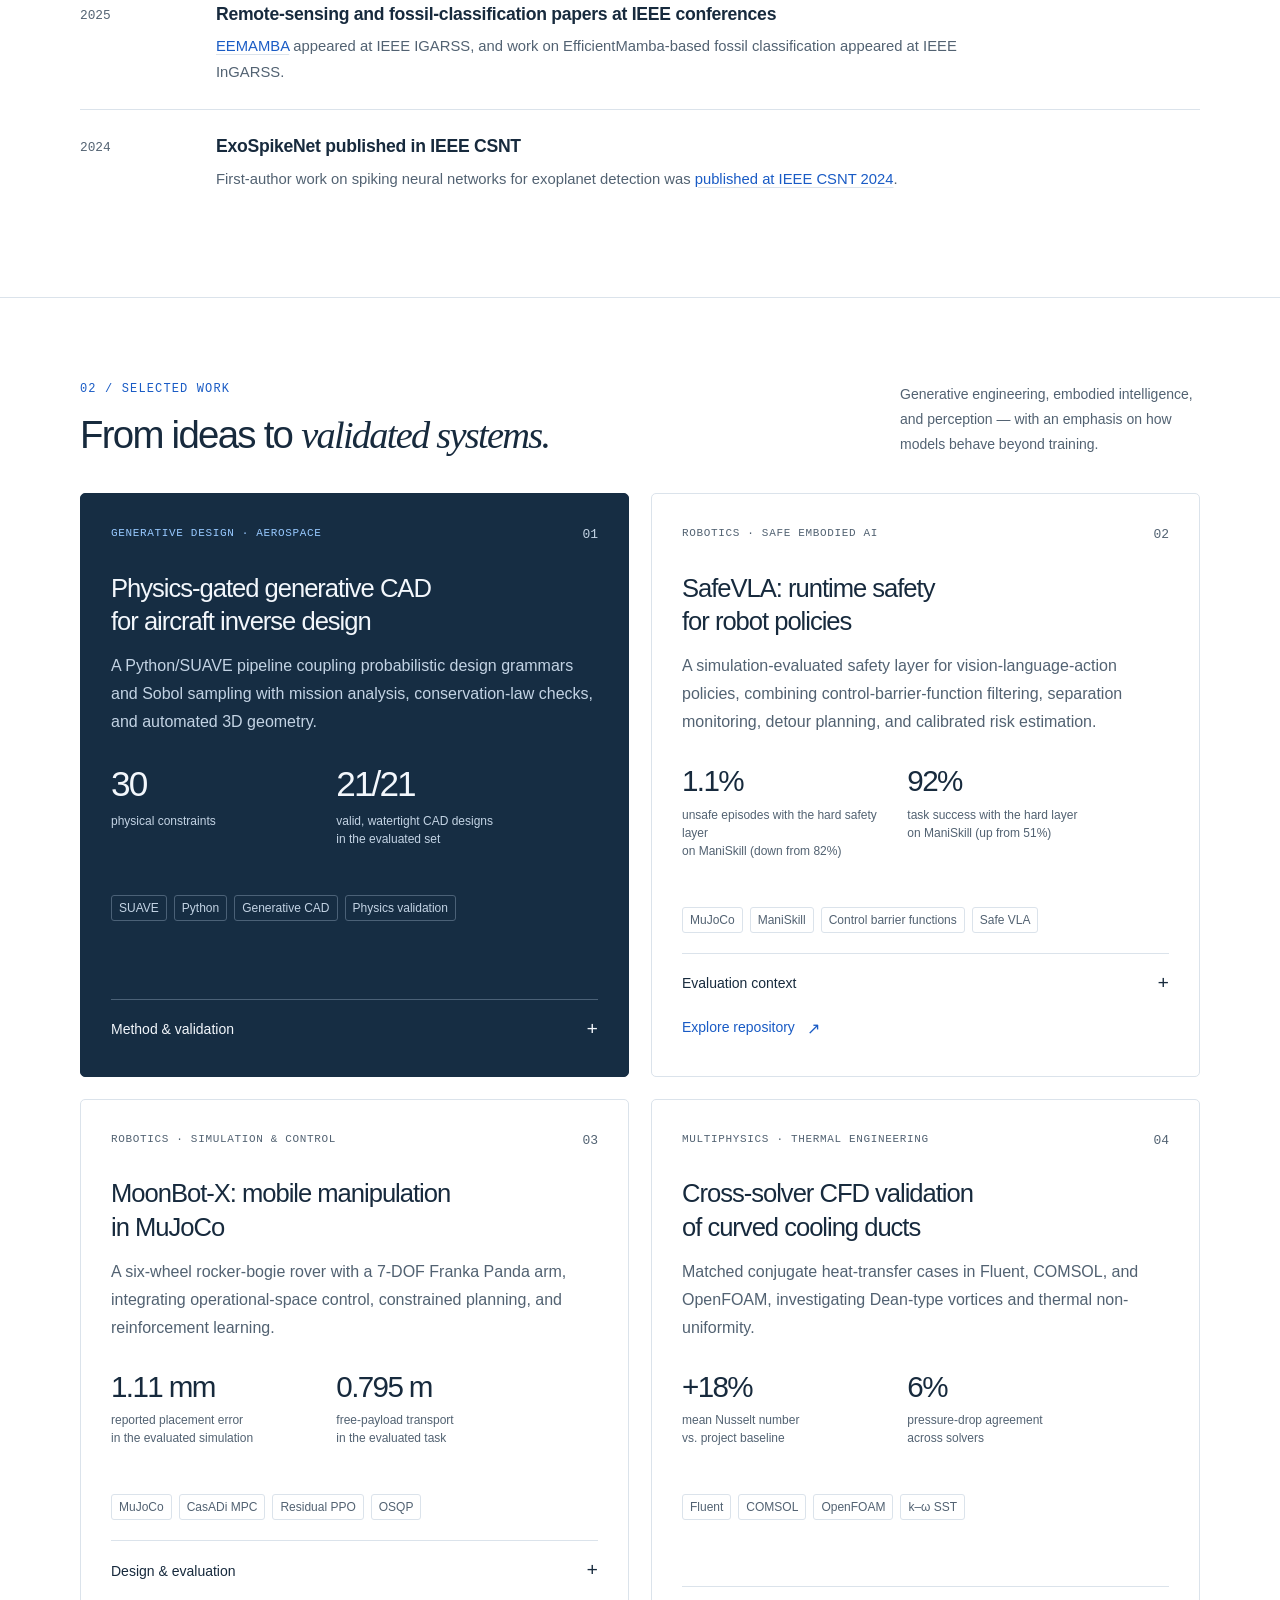
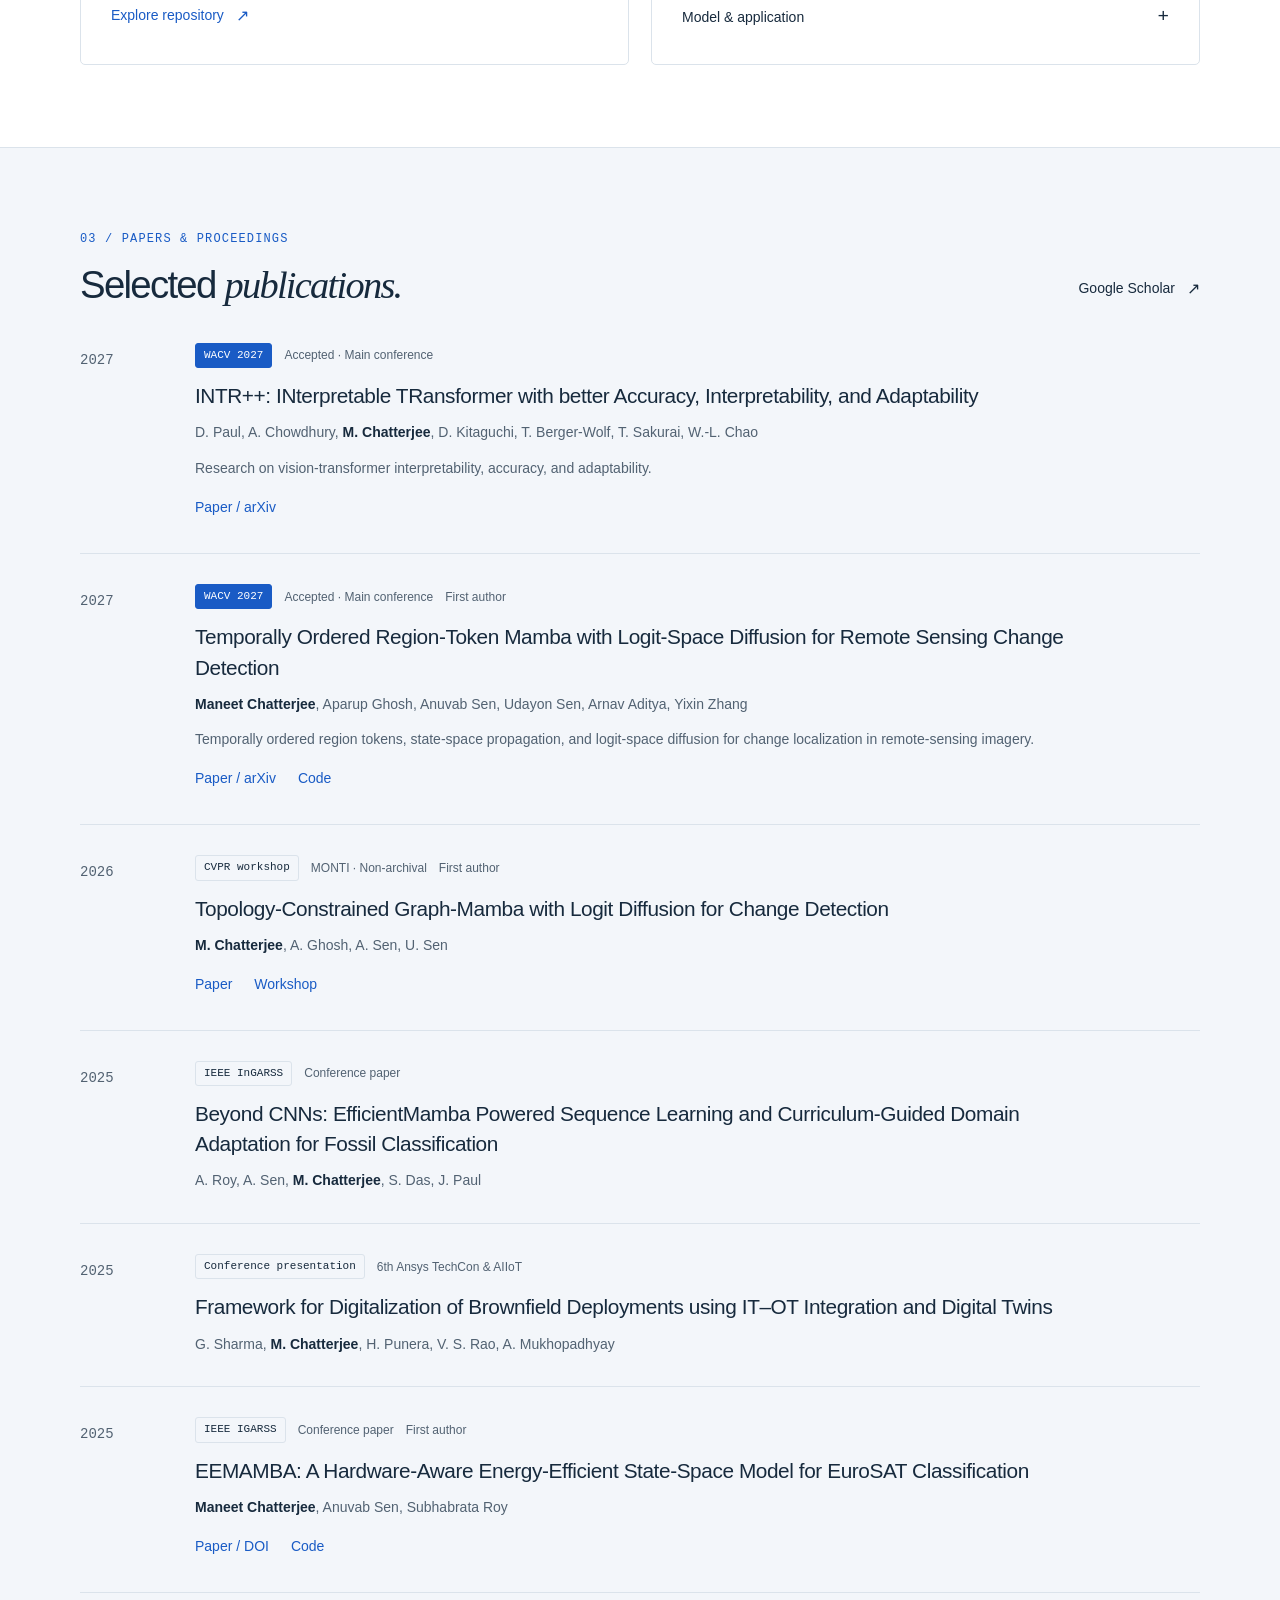
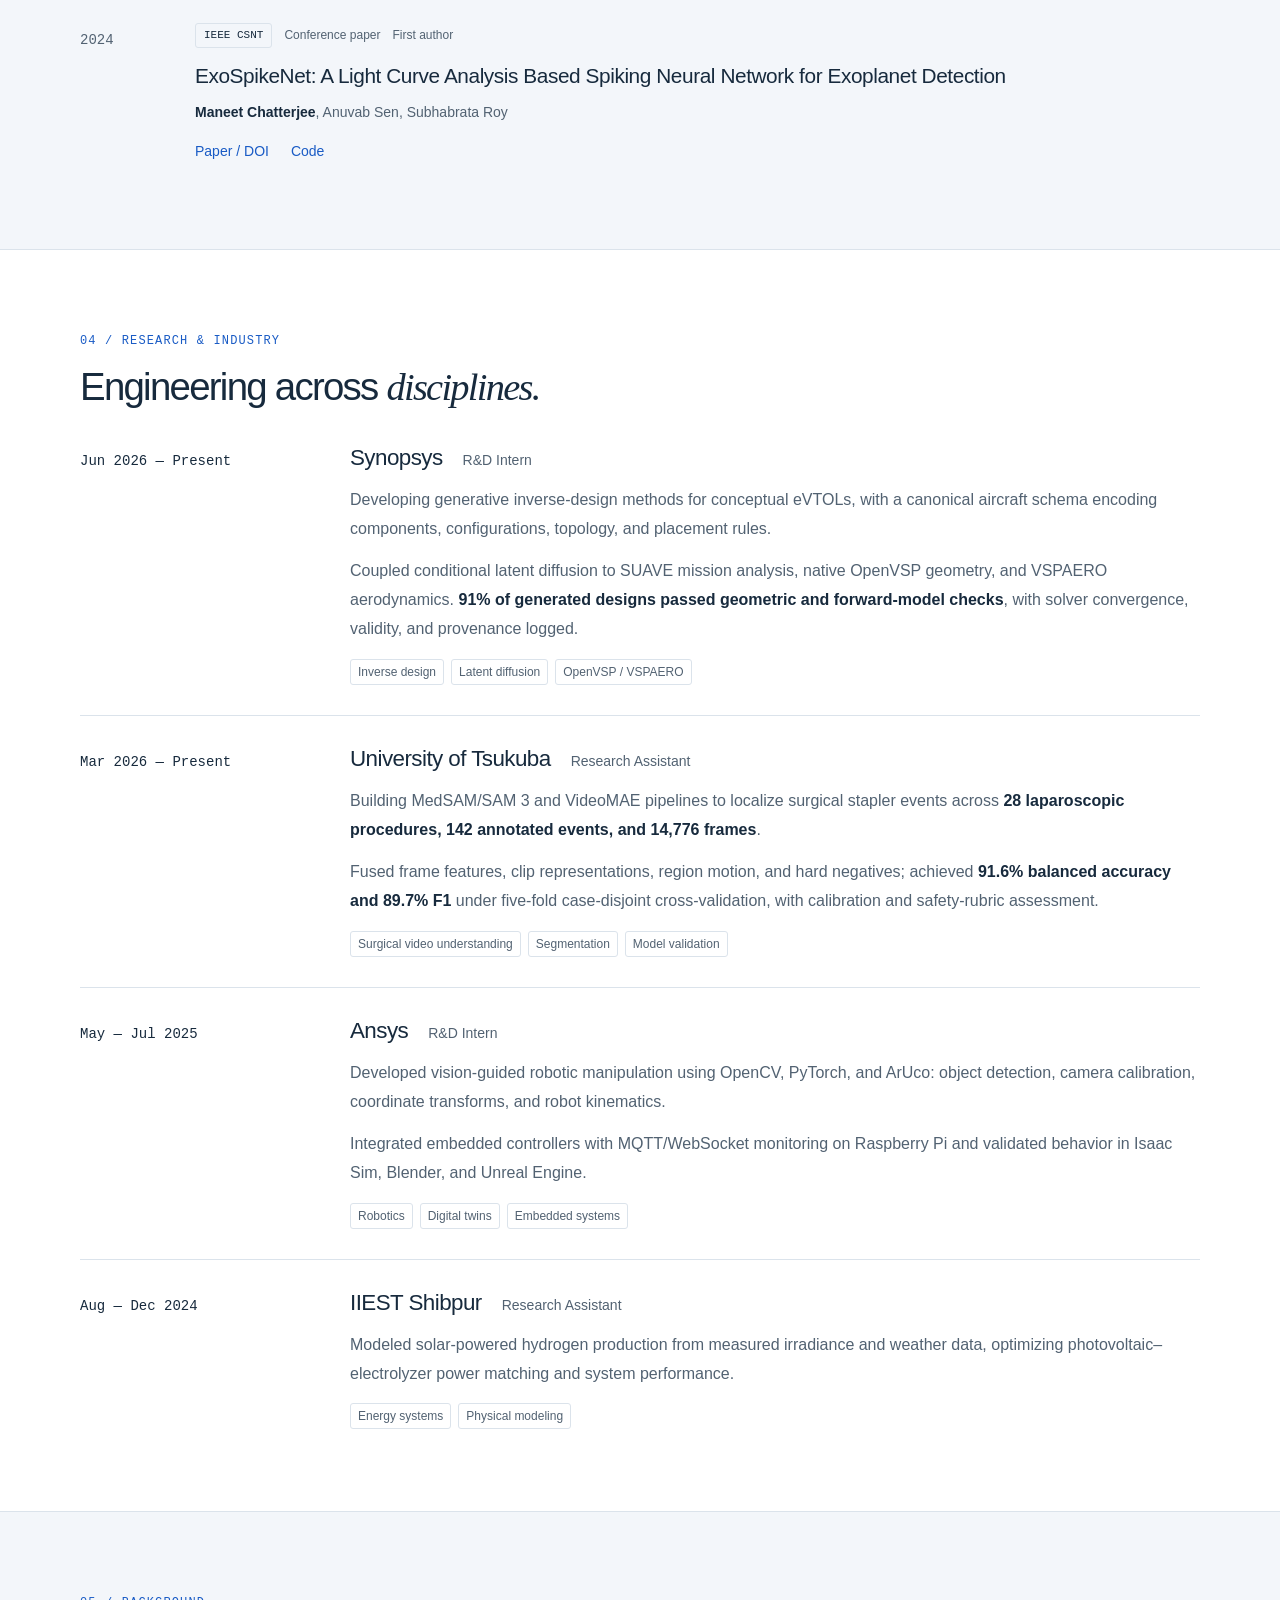
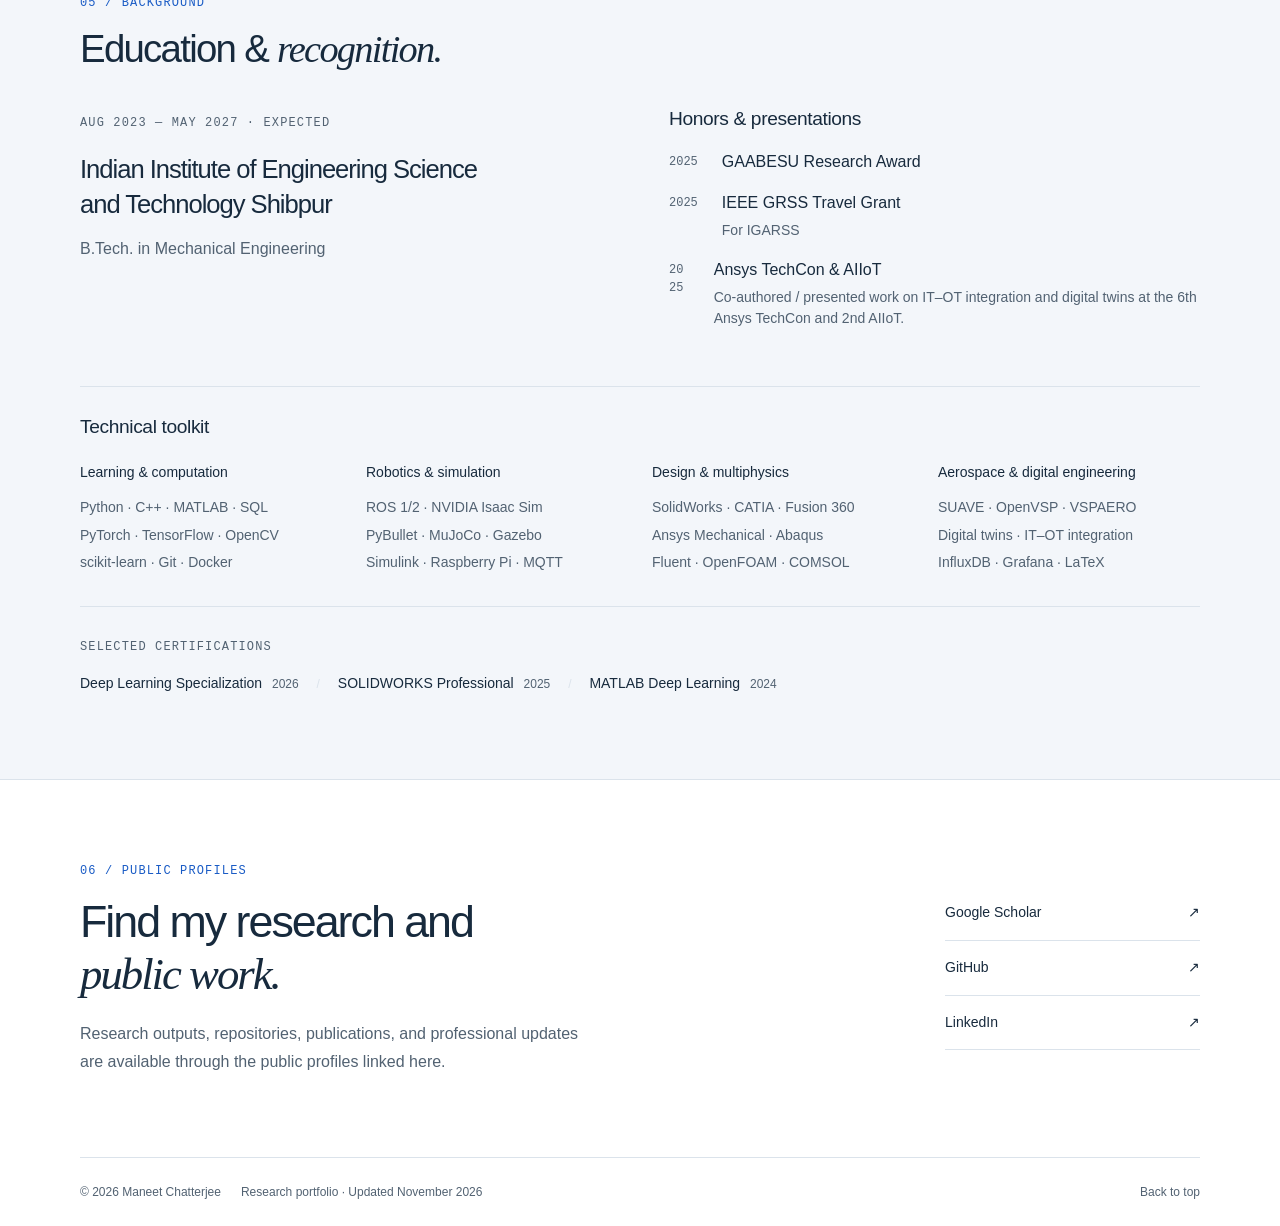
<file: content/projects.html>
<!doctype html>
<html lang="en"><head><meta charset="utf-8"><meta name="viewport" content="width=device-width, initial-scale=1"><title>Selected research | Maneet Chatterjee</title><meta http-equiv="refresh" content="0;url=../index.html#research"><link rel="canonical" href="https://maneetchatterjee.github.io/#research"><link rel="stylesheet" href="../assets/styles.css"></head><body><main class="container redirect-page"><h1>Selected research</h1><p>This content is now part of my research portfolio.</p><a class="button primary" href="../index.html#research">Visit my portfolio</a></main></body></html>
</file>
<file: assets/styles.css>
/* A restrained editorial palette, with independent light and dark tokens. */
:root{--bg:#fff;--surface:#f3f6fa;--text:#172a3d;--muted:#526272;--line:#dbe3eb;--accent:#195bc5;--accent-soft:#e8f0fc;--featured:#162d43;--featured-text:#f3f7fc;--featured-muted:#c3d3e4;--serif:Georgia,'Times New Roman',serif;--sans:Inter,'Segoe UI',Arial,sans-serif;--mono:'SFMono-Regular',Consolas,'Liberation Mono',monospace;color-scheme:light}
:root[data-theme=dark]{--bg:#101b28;--surface:#162434;--text:#edf3fa;--muted:#b0bfd0;--line:#344557;--accent:#89baff;--accent-soft:#223a55;--featured:#20374d;color-scheme:dark}
@media(prefers-color-scheme:dark){:root:not([data-theme=light]){--bg:#101b28;--surface:#162434;--text:#edf3fa;--muted:#b0bfd0;--line:#344557;--accent:#89baff;--accent-soft:#223a55;--featured:#20374d;color-scheme:dark}}
*{box-sizing:border-box}html{scroll-behavior:smooth;scroll-padding-top:7rem}body{margin:0;background:var(--bg);color:var(--text);font-family:var(--sans);font-size:1rem;line-height:1.7;-webkit-font-smoothing:antialiased}::selection{background:var(--accent);color:var(--bg)}a{color:inherit;text-decoration:none}a:hover{color:var(--accent)}a:focus-visible,button:focus-visible,summary:focus-visible{outline:3px solid var(--accent);outline-offset:5px}button{font:inherit;color:inherit;cursor:pointer}button[hidden]{display:none}h1,h2,h3,h4,p{margin:0}h1,h2,h3,h4{line-height:1.2;overflow-wrap:anywhere}img{display:block;max-width:100%}em{font-family:var(--serif);font-weight:400}strong{font-weight:600}.container{width:min(1120px,calc(100% - 96px));margin-inline:auto}.eyebrow{font-family:var(--mono);font-size:.75rem;font-weight:500;letter-spacing:.095em;line-height:1.65;text-transform:uppercase;color:var(--muted)}.skip-link{position:fixed;top:-100px;left:1rem;z-index:100;background:var(--text);color:var(--bg);padding:.75rem 1rem}.skip-link:focus{top:1rem}.site-header{position:sticky;top:0;z-index:20;background:var(--bg);border-bottom:1px solid var(--line)}.header-inner{width:min(1280px,calc(100% - 80px));margin:auto;display:flex;gap:2rem;align-items:center;min-height:88px;justify-content:space-between}.wordmark{display:flex;gap:1rem;align-items:center;flex-shrink:0}.monogram{font-family:var(--serif);font-size:2rem;font-weight:700;letter-spacing:-.12em}.monogram span{color:var(--accent)}.wordmark-name{font-size:.875rem;font-weight:600;letter-spacing:-.01em}nav{display:flex;gap:1.8rem}nav a{font-size:.875rem;color:var(--muted);position:relative;padding:.35rem 0}nav a[aria-current]{color:var(--accent)}nav a[aria-current]:after{content:'';position:absolute;height:2px;background:var(--accent);bottom:-5px;left:0;right:0}.header-actions{display:flex;gap:1rem;align-items:center}.theme-toggle{width:40px;height:40px;display:flex;align-items:center;justify-content:center;border:0;background:transparent;border-radius:50%}.theme-toggle:hover{background:var(--surface)}.sun-icon{display:none}.small-button{display:flex;gap:.65rem;align-items:center;justify-content:center;font-size:.875rem;border:1px solid var(--line);border-radius:4px;padding:.45rem .9rem}.small-button:hover{border-color:var(--accent)}:root[data-theme=dark] .moon-icon{display:none}:root[data-theme=dark] .sun-icon{display:block}@media(prefers-color-scheme:dark){:root:not([data-theme=light]) .moon-icon{display:none}:root:not([data-theme=light]) .sun-icon{display:block}}
.hero{display:grid;grid-template-columns:minmax(0,1fr) 290px;gap:90px;padding-top:76px;padding-bottom:76px;align-items:center}.hero .eyebrow{display:flex;align-items:center;gap:12px}.short-rule{display:inline-block;width:22px;height:2px;background:var(--accent);flex-shrink:0}h1{font-size:clamp(3.7rem,6.4vw,5.6rem);letter-spacing:-.065em;line-height:.99;font-weight:500;margin-top:26px}.title-dot{color:var(--accent)}.hero-statement{font-size:clamp(1.45rem,2.2vw,1.875rem);line-height:1.35;letter-spacing:-.025em;margin-top:28px}.hero-statement em{color:var(--accent)}.hero-description{max-width:540px;color:var(--muted);margin-top:19px;font-size:1rem;line-height:1.8}.hero-buttons{display:flex;flex-wrap:wrap;gap:12px;margin-top:28px}.button{display:inline-flex;align-items:center;justify-content:center;padding:.75rem 1.3rem;border:1px solid var(--line);border-radius:4px;font-size:.875rem;font-weight:600;min-height:47px}.primary{background:var(--text);color:var(--bg);border-color:var(--text)}.primary:hover{background:var(--accent);border-color:var(--accent);color:var(--bg)}.secondary:hover{border-color:var(--accent)}.social-links{display:flex;gap:15px;align-items:center;flex-wrap:wrap;margin-top:26px;font-size:.875rem}.social-links>span{color:var(--line)}.social-links a{border-bottom:1px solid transparent}.social-links a:hover{border-bottom-color:var(--accent)}.hero-profile{align-self:center}.portrait-wrap{position:relative;background:var(--surface);border-radius:4px;overflow:hidden}.portrait-wrap img{width:100%;height:345px;object-fit:cover;object-position:50% 48%}.portrait-caption{position:absolute;bottom:15px;left:15px;background:#fff;color:#172a3d;padding:5px 10px;border-radius:2px;font-size:.75rem;font-family:var(--mono)}.profile-note{margin-top:22px;border-left:2px solid var(--accent);padding-left:16px}.profile-note p{margin-top:6px;line-height:1.6;font-size:1rem}.profile-degree{font-size:.75rem;color:var(--muted);display:block;margin-top:5px}.affiliation-strip{border-block:1px solid var(--line);background:var(--surface);padding:27px 0}.affiliation-strip>.container{display:flex;align-items:center;gap:40px;justify-content:space-between}.affiliation-strip .eyebrow{font-size:.6875rem;max-width:135px}.affiliations{display:flex;justify-content:space-between;align-items:center;gap:42px;flex:1}.affiliations span{font-size:1.2rem;font-weight:600;letter-spacing:-.045em}.affiliations span:nth-child(2){font-family:var(--serif);font-weight:400;letter-spacing:-.02em}.section{padding-block:82px}.section-heading{display:flex;align-items:flex-end;justify-content:space-between;gap:44px;margin-bottom:36px}.section-heading .eyebrow{margin-bottom:13px;color:var(--accent)}h2{font-size:clamp(2rem,3vw,2.7rem);font-weight:500;letter-spacing:-.045em;line-height:1.15}h2 em{display:inline}.section-intro{max-width:300px;color:var(--muted);font-size:.875rem;line-height:1.8}.project-grid{display:grid;grid-template-columns:1fr 1fr;gap:22px}.project-card{border:1px solid var(--line);border-radius:5px;padding:30px;display:flex;flex-direction:column;align-items:flex-start;background:var(--bg);min-width:0}.card-top{display:flex;justify-content:space-between;align-items:flex-start;gap:12px;width:100%;margin-bottom:25px}.card-top .eyebrow{font-size:.6875rem;letter-spacing:.06em;max-width:80%}.project-number{font-family:var(--mono);font-size:.8125rem;color:var(--muted)}.project-card h3{font-size:1.6rem;letter-spacing:-.04em;font-weight:500;line-height:1.3;margin-bottom:14px}.project-card>p{font-size:1rem;color:var(--muted);line-height:1.75}.featured{background:var(--featured);border-color:var(--featured);color:var(--featured-text)}.featured .eyebrow,.featured .project-number,.featured>p,.featured .project-results span,.featured .detail-note{color:var(--featured-muted)}.featured .card-top .eyebrow{color:#98c9ff}.project-results{display:grid;grid-template-columns:1fr 1.3fr;gap:24px;margin-block:27px;width:100%}.project-results strong{display:block;font-size:2.2rem;font-weight:500;letter-spacing:-.055em;line-height:1.2}.project-results span{display:block;font-size:.75rem;color:var(--muted);line-height:1.5;margin-top:7px}.project-results.compact strong{font-size:1.85rem}.tags{display:flex;flex-wrap:wrap;gap:7px;margin-top:20px}.tags>span{font-size:.75rem;border:1px solid var(--line);border-radius:3px;padding:3px 7px;line-height:1.5;color:var(--muted)}.featured .tags>span{border-color:#4b6177;color:var(--featured-muted)}.project-card .tags{margin-bottom:20px}.project-card details{width:100%;margin-top:auto;border-top:1px solid var(--line);padding-top:14px;font-size:.875rem}.featured details{border-color:#4b6177}.project-card summary{cursor:pointer;font-weight:500;min-height:32px;list-style:none;display:flex;align-items:center;justify-content:space-between;gap:12px}.project-card summary::-webkit-details-marker{display:none}.project-card summary:after{content:'+';font-family:var(--mono);font-size:1.2rem}.project-card details[open] summary:after{content:'−'}.detail-content{padding-top:12px;line-height:1.75}.detail-content p+p{margin-top:12px}.detail-note{font-size:.75rem;color:var(--muted)}.text-link{font-size:.875rem;font-weight:500;display:inline-flex;align-items:center;gap:12px;min-height:36px}.project-card .text-link{margin-top:10px;color:var(--accent)}.link-mark{font-size:1rem}.publications-section{background:var(--surface);border-block:1px solid var(--line)}.publication{display:grid;grid-template-columns:85px minmax(0,1fr);gap:30px;border-bottom:1px solid var(--line);padding:30px 0}.publication:first-child{padding-top:0}.publication:last-child{padding-bottom:0;border-bottom:0}.pub-year{font-family:var(--mono);font-size:.875rem;padding-top:6px;color:var(--muted)}.pub-meta{display:flex;align-items:center;flex-wrap:wrap;gap:12px;font-size:.75rem;color:var(--muted);margin-bottom:13px}.badge{display:inline-flex;padding:4px 8px;border:1px solid var(--line);border-radius:3px;font-family:var(--mono);font-size:.6875rem;color:var(--text);line-height:1.4}.latest-paper .badge{background:var(--accent);color:var(--bg);border-color:var(--accent)}.publication h3{font-size:1.3rem;line-height:1.45;letter-spacing:-.02em;font-weight:500;max-width:910px}.authors{margin-top:10px;color:var(--muted);font-size:.875rem}.authors strong{color:var(--text)}.pub-description{font-size:.875rem;max-width:850px;margin-top:12px;color:var(--muted)}.pub-links{display:flex;gap:22px;margin-top:12px;font-size:.875rem;color:var(--accent);font-weight:500}.pub-links a{min-height:30px;display:flex;align-items:center}.pub-links a:hover{text-decoration:underline}.experience{display:grid;grid-template-columns:220px minmax(0,1fr);gap:50px;padding:30px 0;border-top:1px solid var(--line)}.experience:first-child{padding-top:0;border:0}.experience:last-child{padding-bottom:0}.experience-date{font-size:.875rem;font-family:var(--mono);line-height:1.7;padding-top:5px}.experience-date span{display:block;color:var(--muted);font-family:var(--sans);margin-top:6px}.experience-body h3{font-size:1.4rem;font-weight:500;letter-spacing:-.025em;display:flex;flex-wrap:wrap;gap:8px 20px;align-items:baseline}.experience-body h3 span{font-size:.875rem;color:var(--muted);font-weight:400;letter-spacing:0}.experience-body>p{color:var(--muted);margin-top:14px;font-size:1rem;line-height:1.8}.experience-body strong{color:var(--text)}.experience-body .tags{margin-top:15px}.experience-body .text-link{color:var(--accent);margin-top:12px}.education-section{border-block:1px solid var(--line);background:var(--surface)}.background-grid{display:grid;grid-template-columns:1fr 1fr;gap:58px}.education-card h3{font-size:1.6rem;font-weight:500;line-height:1.4;letter-spacing:-.04em;margin-top:17px;max-width:440px}.education-card>p{color:var(--muted);margin-top:12px}.gpa{margin-top:26px;display:flex;gap:18px;align-items:center}.gpa>strong{font-size:2.3rem;font-weight:500;letter-spacing:-.05em;line-height:1.2}.gpa strong span{font-size:1rem;color:var(--muted);letter-spacing:0}.gpa>span{font-size:.75rem;max-width:125px;line-height:1.5;color:var(--muted);border-left:1px solid var(--line);padding-left:18px}.recognition h3,.skills h3{font-size:1.2rem;letter-spacing:-.02em;font-weight:500}.recognition ul{list-style:none;padding:0;margin:20px 0 0}.recognition li{display:flex;gap:24px;margin-bottom:17px;line-height:1.5}.recognition li>span{font-family:var(--mono);font-size:.75rem;padding-top:3px;color:var(--muted)}.recognition strong{font-size:1rem;font-weight:500}.recognition p{font-size:.875rem;color:var(--muted);margin-top:5px}.skills{border-top:1px solid var(--line);margin-top:40px;padding-top:28px}.skill-grid{display:grid;grid-template-columns:repeat(4,minmax(0,1fr));gap:24px;margin-top:24px}.skill-grid h4{font-size:.875rem;font-weight:500;line-height:1.5;margin-bottom:11px}.skill-grid p{font-size:.875rem;color:var(--muted);line-height:1.95}.certifications{border-top:1px solid var(--line);padding-top:24px;margin-top:30px}.certifications p{font-size:.875rem;margin-top:10px;line-height:2}.certifications p>span{font-size:.75rem;color:var(--muted);margin-left:6px}.certifications .divider{margin-inline:14px;color:var(--line)}.certifications a{text-decoration:underline;text-decoration-color:var(--line);text-underline-offset:4px}.contact{display:grid;grid-template-columns:1fr 255px;gap:90px;align-items:center}.contact .eyebrow{color:var(--accent);margin-bottom:15px}.contact h2{font-size:clamp(2rem,3.5vw,3rem);line-height:1.15}.contact p:not(.eyebrow){color:var(--muted);max-width:520px;margin-top:20px;font-size:1rem}.contact-email{display:inline-block;font-size:1.25rem;letter-spacing:-.025em;margin-top:24px;padding-bottom:4px;border-bottom:1px solid var(--accent);color:var(--accent);overflow-wrap:anywhere}.contact-links{display:flex;flex-direction:column}.contact-links a{display:flex;justify-content:space-between;gap:20px;border-bottom:1px solid var(--line);padding:15px 0;font-size:.875rem}.site-footer{border-top:1px solid var(--line);display:flex;flex-wrap:wrap;gap:20px;justify-content:space-between;padding-block:24px;color:var(--muted);font-size:.75rem}.site-footer a{margin-left:auto}.redirect-page{max-width:650px;padding-block:100px}.redirect-page h1{font-size:3rem;margin-bottom:24px}.redirect-page p{color:var(--muted);margin-bottom:24px}
@media(min-width:1400px){.hero{padding-top:84px;padding-bottom:84px}}
@media(max-width:1050px){.container{width:calc(100% - 64px)}.header-inner{width:calc(100% - 48px);gap:20px}nav{gap:20px}.hero{gap:50px;grid-template-columns:minmax(0,1fr) 250px}.portrait-wrap img{height:320px}.affiliation-strip>.container{gap:25px}.affiliations{gap:25px}.affiliations span{font-size:1.05rem}.section-heading{gap:28px}.section-intro{max-width:240px}.project-card{padding:25px}.experience{gap:35px;grid-template-columns:190px minmax(0,1fr)}.background-grid{gap:40px}.contact{gap:50px}.skill-grid{grid-template-columns:1fr 1fr;gap:25px 45px}}
@media(max-width:800px){.header-inner{flex-wrap:wrap;padding-top:12px;gap:5px 15px;min-height:105px}.wordmark-name{font-size:.8125rem}.header-actions{margin-left:auto}nav{order:3;width:100%;justify-content:space-between;gap:15px;padding-bottom:12px}nav a{font-size:.8125rem}.container{width:calc(100% - 48px)}.hero{grid-template-columns:minmax(0,1fr) 210px;gap:32px;padding-block:48px}.hero .eyebrow{font-size:.625rem;letter-spacing:.05em}h1{font-size:3.6rem}.hero-statement{font-size:1.4rem}.hero-description{font-size:.9375rem}.portrait-wrap img{height:290px}.profile-degree{font-size:.6875rem}.profile-note p{font-size:.875rem}.hero-buttons{gap:8px}.button{font-size:.8125rem;padding:.65rem 1rem}.social-links{font-size:.8125rem;gap:10px}.affiliation-strip>.container{display:block}.affiliation-strip .eyebrow{max-width:none;margin-bottom:14px;display:block}.affiliations{gap:15px;flex-wrap:wrap;justify-content:space-between}.section{padding-block:60px}.section-heading{align-items:flex-start;flex-direction:column;gap:18px;margin-bottom:28px}.section-intro{max-width:520px}.project-grid{gap:16px}.project-card{padding:23px}.project-card h3{font-size:1.3rem}.project-card>p{font-size:.9375rem}.project-results{gap:15px}.project-results strong{font-size:1.8rem}.project-card .tags{gap:5px}.publication{grid-template-columns:50px minmax(0,1fr);gap:20px}.experience{grid-template-columns:150px minmax(0,1fr);gap:25px}.experience-date{font-size:.75rem}.background-grid{gap:30px}.education-card h3{font-size:1.3rem}.contact{grid-template-columns:1fr 210px;gap:40px}}
@media(max-width:600px){html{scroll-padding-top:8rem}.hero{grid-template-columns:1fr;gap:32px;padding-block:40px}.hero .eyebrow{font-size:.6875rem;line-height:1.8;max-width:300px}.hero h1{font-size:clamp(3.3rem,13vw,4.4rem);margin-top:22px}.hero-statement{font-size:1.55rem;margin-top:23px}.hero-description{font-size:1rem}.hero-profile{display:grid;grid-template-columns:110px minmax(0,1fr);gap:18px;align-items:center;padding-top:24px;border-top:1px solid var(--line)}.portrait-wrap img{height:137px;object-position:50% 48%}.portrait-caption{display:none}.profile-note{margin-top:0;padding-left:14px}.profile-note .eyebrow{font-size:.625rem}.profile-note p{font-size:.9375rem}.profile-degree{font-size:.75rem}.social-links{margin-top:22px;font-size:.875rem}.affiliation-strip{padding:22px 0}.affiliations{display:grid;grid-template-columns:1fr 1fr;gap:17px 24px}.affiliations span{font-size:1.05rem}.affiliations span:nth-child(2){font-size:1rem}.section{padding-block:48px}h2{font-size:2rem}.section-heading .eyebrow{font-size:.6875rem}.project-grid{grid-template-columns:1fr;gap:18px}.project-card{padding:25px}.project-card h3{font-size:1.5rem}.project-card>p{font-size:1rem}.card-top{margin-bottom:21px}.project-results{grid-template-columns:1fr 1.3fr;gap:20px;margin-block:25px}.project-results strong{font-size:2rem}.project-card .tags{margin-top:18px;margin-bottom:20px}.project-card summary{min-height:38px}.publication{grid-template-columns:1fr;gap:9px;padding-block:26px}.pub-year{padding:0;font-size:.75rem}.pub-meta{gap:8px 12px}.publication h3{font-size:1.2rem;line-height:1.45}.authors{font-size:.875rem}.pub-links{gap:24px}.experience{grid-template-columns:1fr;gap:14px;padding-block:28px}.experience-date{display:flex;gap:12px;align-items:baseline;flex-wrap:wrap;font-size:.75rem}.experience-date span{display:inline;margin:0}.experience-body h3{font-size:1.3rem}.background-grid{grid-template-columns:1fr;gap:34px}.education-card h3{font-size:1.5rem}.recognition{padding-top:26px;border-top:1px solid var(--line)}.skill-grid{grid-template-columns:1fr;gap:22px}.skill-grid p{line-height:1.8}.skills{margin-top:26px}.certifications .divider{margin-inline:8px}.contact{grid-template-columns:1fr;gap:32px}.contact h2{font-size:2.15rem}.contact-links{display:grid;grid-template-columns:1fr 1fr;gap:0 24px}.contact-email{font-size:1.15rem}.site-footer{display:block;line-height:2}.site-footer>span{display:block}.site-footer a{display:inline-block;margin-top:8px}}
@media(prefers-reduced-motion:reduce){html{scroll-behavior:auto}}
@media print{.site-header,.hero-buttons,.social-links,.contact-links,.site-footer,.theme-toggle{display:none}.container{width:100%}.hero{padding-block:20px;grid-template-columns:1fr 160px;gap:30px}.portrait-wrap img{height:170px}h1{font-size:3rem}.section{padding-block:25px}.project-card{break-inside:avoid}.publication,.experience{break-inside:avoid}.project-card details .detail-content{display:block!important}.contact{display:block}:root{--bg:white;--surface:white;--text:#111;--muted:#444;--line:#bbb;--accent:#164f8c;color-scheme:light}.featured{background:white;color:#111;border-color:#bbb}.featured .eyebrow,.featured>p,.featured .project-results span,.featured .project-number{color:#444}}
/* Preserve reflow on narrow screens and when readers enlarge text. */
body{overflow-wrap:anywhere}.project-results{grid-template-columns:minmax(0,1fr) minmax(0,1.3fr)}.project-results>div{min-width:0}.affiliations>span{min-width:0}
@media(max-width:600px){.wordmark-name{display:none}.site-header{position:relative}html{scroll-padding-top:2rem}.header-inner{gap:10px 15px}nav{flex-wrap:wrap;gap:8px 20px;justify-content:flex-start}.header-actions{gap:10px}.project-results{grid-template-columns:minmax(0,1fr) minmax(0,1.3fr)}.affiliations{grid-template-columns:minmax(0,1fr) minmax(0,1fr)}}


/* Research-focus panel replaces the personal portrait. */
.focus-panel{padding:30px 26px;border:1px solid var(--line);border-radius:5px;background:var(--surface)}
.focus-panel>.eyebrow{margin-bottom:22px}
.focus-line{display:grid;grid-template-columns:26px minmax(0,1fr);align-items:baseline;gap:13px;padding:13px 0;border-top:1px solid var(--line)}
.focus-line span{font-size:.7rem;font-family:var(--mono);color:var(--accent)}
.focus-line strong{font-size:1rem;font-weight:500;line-height:1.5}
.focus-caption{font-size:.8rem;line-height:1.6;color:var(--muted);margin-top:20px}
.news-section{border-bottom:1px solid var(--line)}
.news-list{list-style:none;margin:0;padding:0;border-top:1px solid var(--line)}
.news-item{display:grid;grid-template-columns:110px minmax(0,1fr);gap:26px;padding:23px 0;border-bottom:1px solid var(--line)}
.news-item:last-child{border-bottom:0}
.news-date{font-size:.8rem;color:var(--muted);font-family:var(--mono);padding-top:4px}
.news-content h3{font-size:1.1rem;font-weight:600;line-height:1.5;letter-spacing:-.015em}
.news-content p{margin-top:7px;color:var(--muted);font-size:.925rem;line-height:1.75;max-width:800px}
.news-content a{color:var(--accent);text-decoration:underline;text-underline-offset:3px;text-decoration-color:var(--line)}
.news-content a:hover{text-decoration-color:var(--accent)}
@media(max-width:800px){.news-item{grid-template-columns:75px minmax(0,1fr);gap:18px}.hero{grid-template-columns:minmax(0,1fr) 240px;gap:32px}}
@media(max-width:600px){nav{gap:10px}nav a{font-size:.76rem}.hero-profile{display:block;border:0;padding:0}.focus-panel{padding:23px}.news-item{grid-template-columns:1fr;gap:4px;padding:20px 0}.news-date{font-size:.75rem;padding:0}.contact{gap:22px}}
@media(max-width:390px){nav{flex-wrap:wrap;justify-content:flex-start;gap:3px 14px}}
</file>
